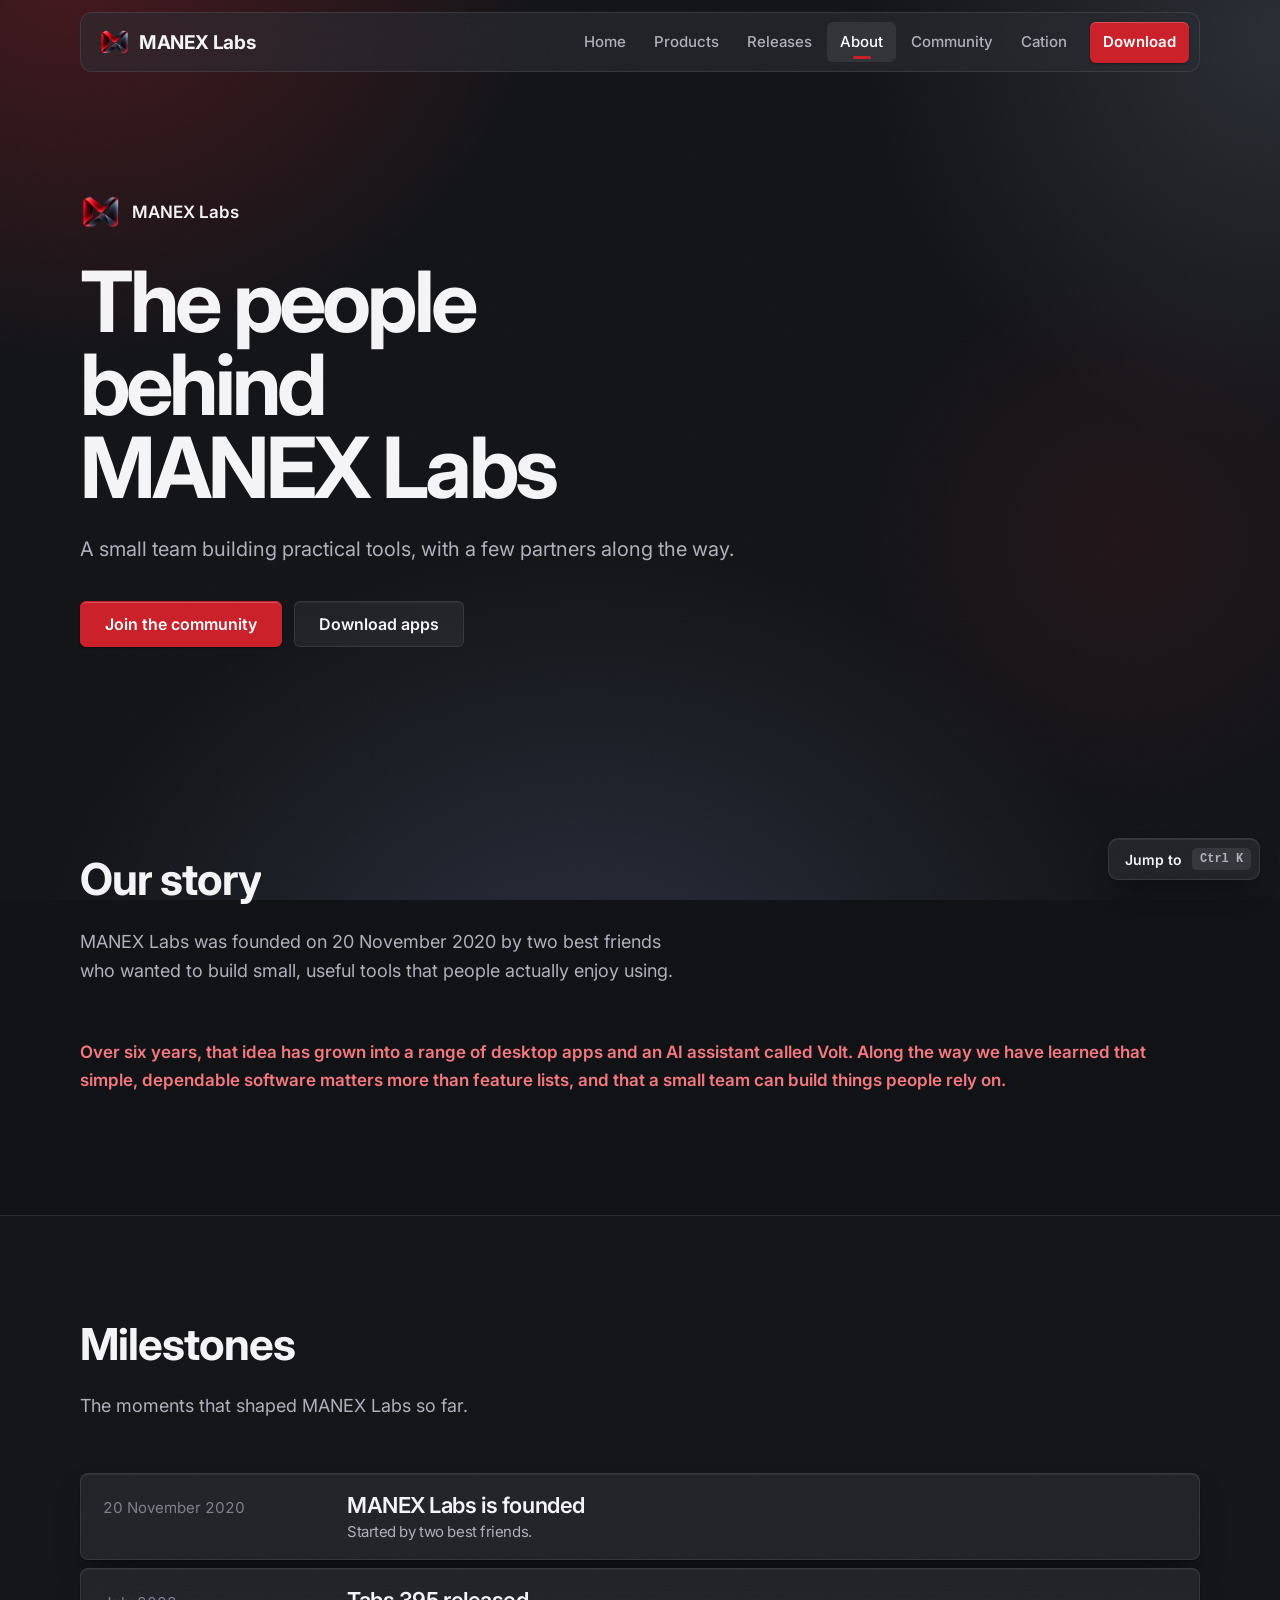
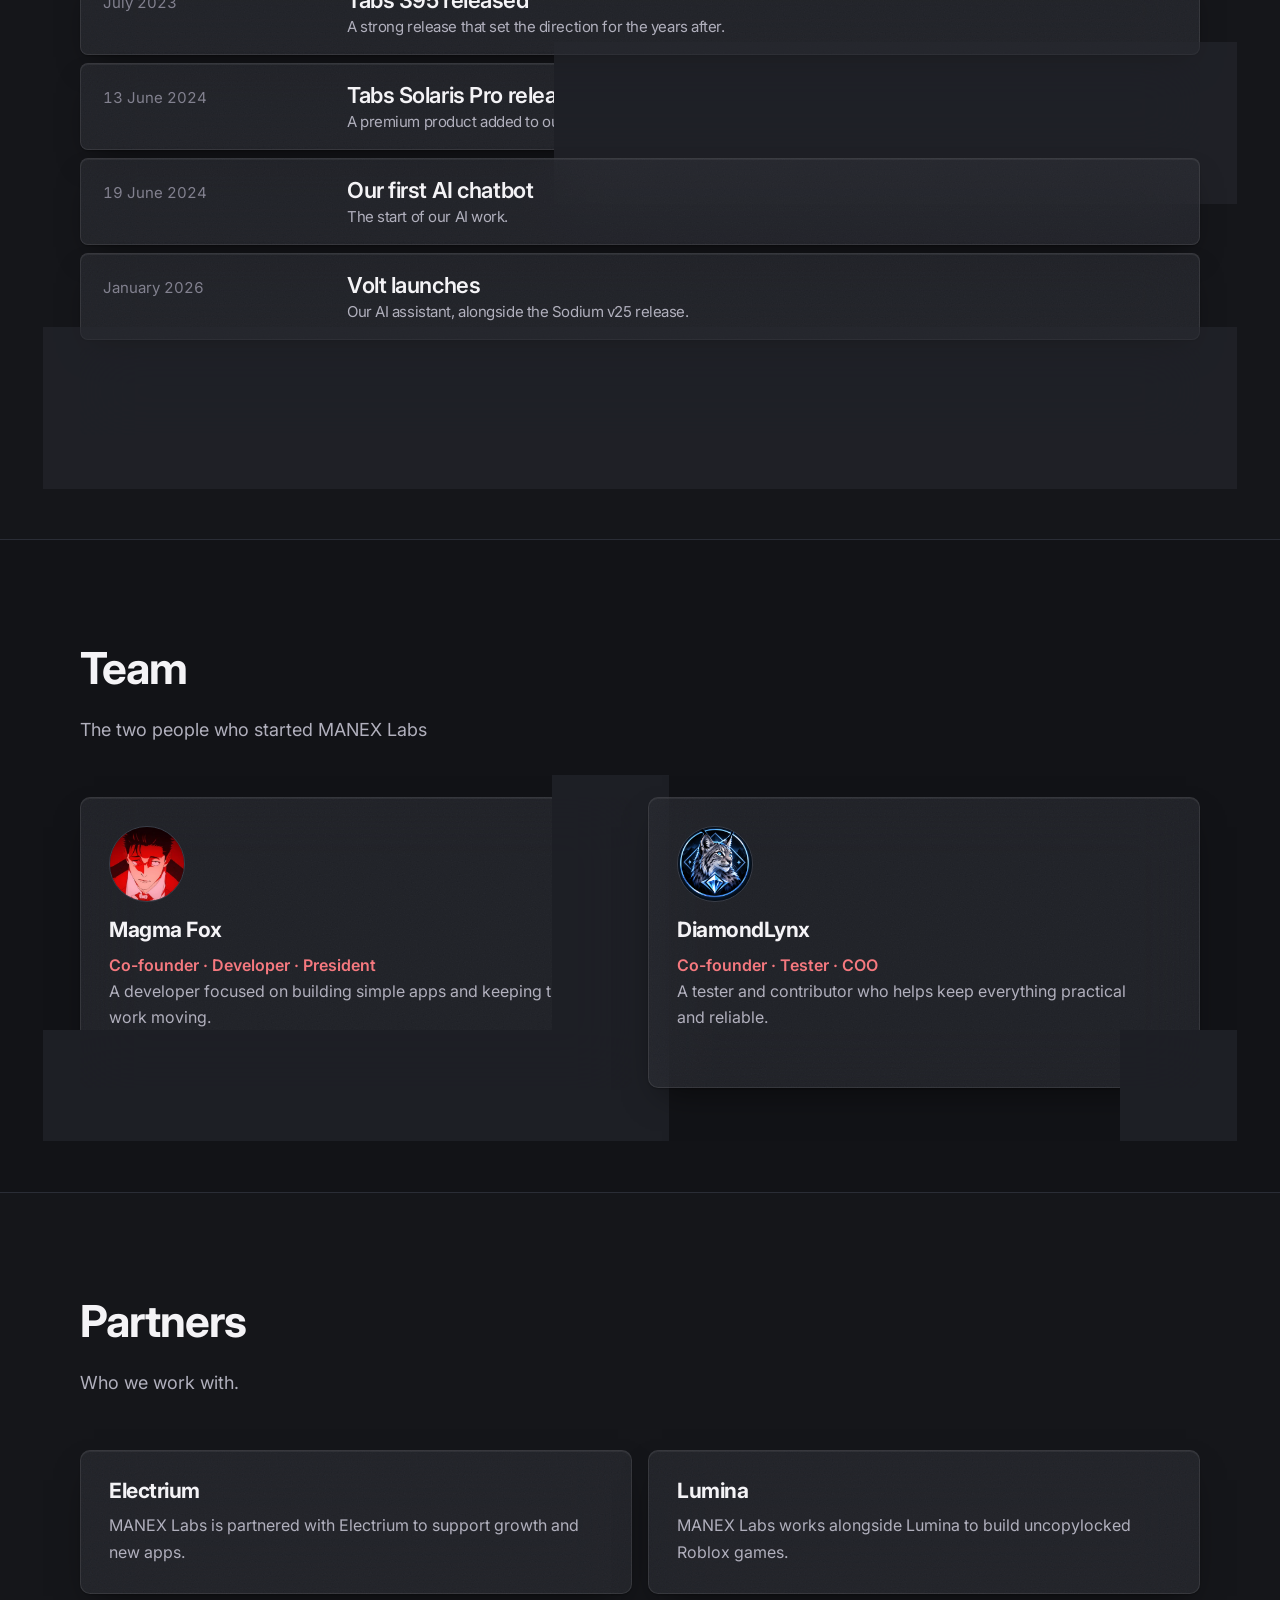
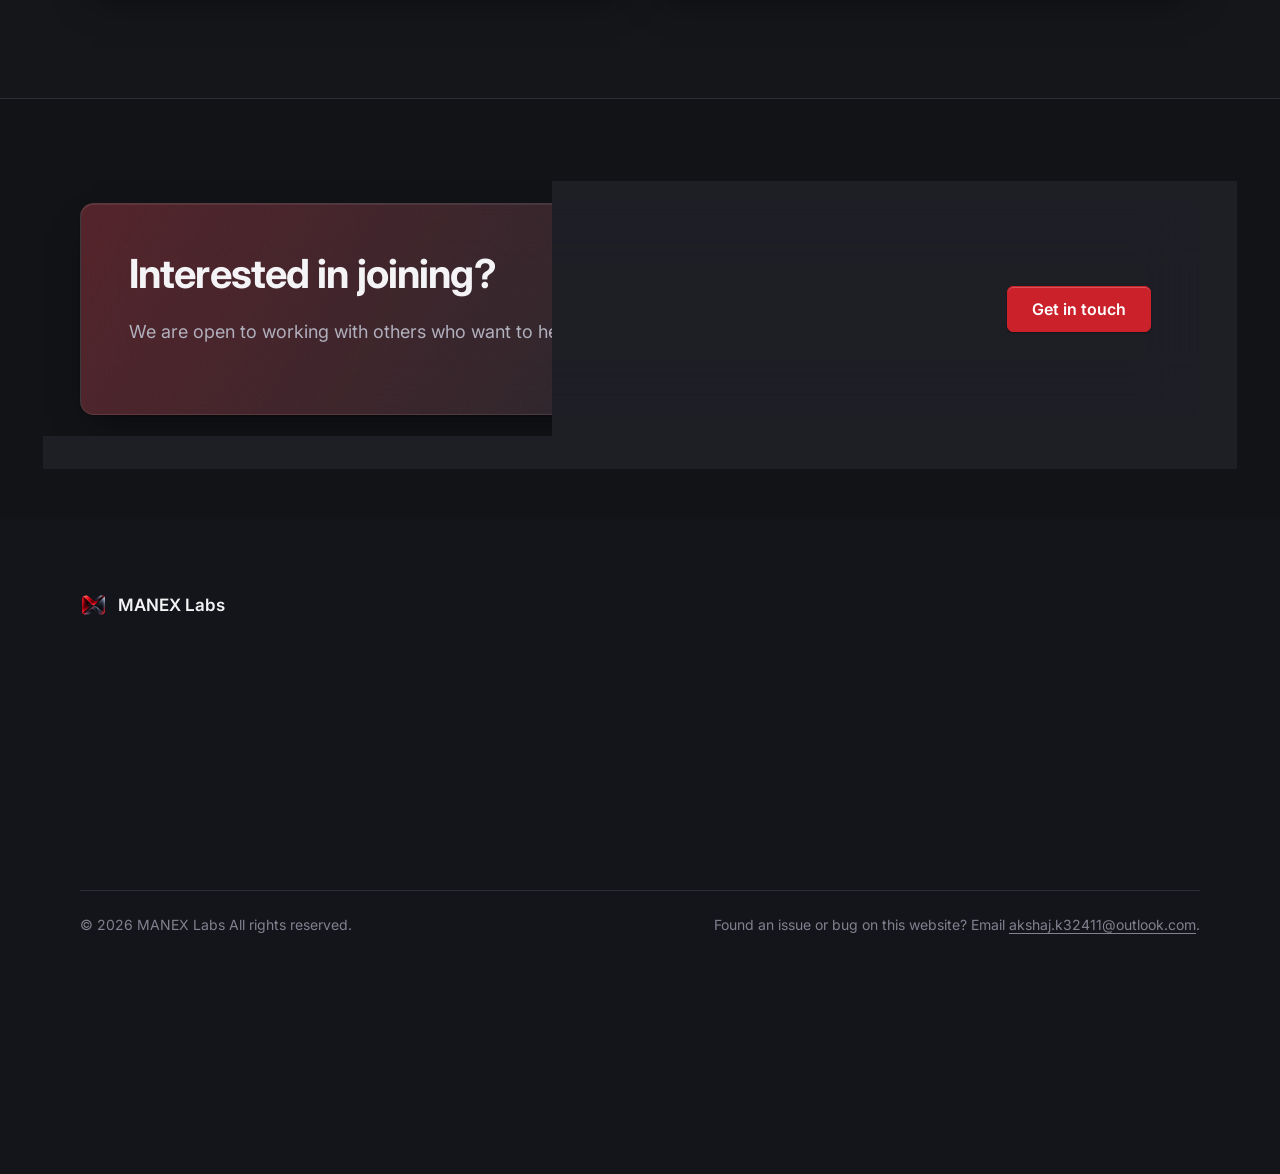
<file: about.html>
<!DOCTYPE html>
<html lang="en">
<head>
    <meta name="google-site-verification" content="mHJNDv8RBPXiSzrul7kGbyPWmKvSy2_yMdU9v67b-m4" />
    <meta charset="UTF-8">
    <meta name="viewport" content="width=device-width, initial-scale=1.0">
    <title>About | MANEX Labs</title>
    <meta name="description" content="Learn about MANEX Labs, founded in 2020 by two friends, and the team building practical tools for Windows." />
    <meta name="theme-color" content="#0b0b0c" />
    <meta property="og:title" content="About | MANEX Labs" />
    <meta property="og:description" content="Learn about MANEX Labs, founded in 2020 by two friends, and the team building practical tools for Windows." />
    <meta property="og:type" content="website" />
    <meta property="og:url" content="https://manextech.s.gy/about.html" />
    <link rel="canonical" href="https://manextech.s.gy/about.html" />
    <link rel="icon" href="assets/logo.png" type="image/png">
    <link rel="shortcut icon" href="assets/logo.png" type="image/png">
    <link rel="apple-touch-icon" href="assets/logo.png">
    <link rel="preconnect" href="https://fonts.googleapis.com">
    <link rel="preconnect" href="https://fonts.gstatic.com" crossorigin>
    <link href="https://fonts.googleapis.com/css2?family=Inter:wght@400;500;600;700;800&display=swap" rel="stylesheet"/>
    <script type="application/ld+json">
{
  "@context": "https://schema.org",
  "@graph": [
    {
      "@type": "Organization",
      "@id": "https://manextech.s.gy/#organization",
      "name": "MANEX Labs",
      "url": "https://manextech.s.gy/",
      "logo": "https://manextech.s.gy/assets/logo.png",
      "foundingDate": "2020-11-20",
      "sameAs": [
        "https://github.com/MANEX-Inc",
        "https://discord.gg/GRSvEkccnQ"
      ]
    },
    {
      "@type": "AboutPage",
      "@id": "https://manextech.s.gy/about.html",
      "name": "About MANEX Labs",
      "about": {
        "@id": "https://manextech.s.gy/#organization"
      }
    }
  ]
}
    </script>
    <link rel="stylesheet" href="assets/styles.css?v=11">
</head>
<body>
    <header>
        <input type="checkbox" id="nav-check" class="nav-check" aria-hidden="true" />
        <nav class="topbar">
            <div class="wrap">
                <a class="nav-logo" href="index.html">
                    <img src="assets/logo.png" alt="MANEX Labs logo" />
                    <span>MANEX Labs</span>
                </a>
                                <label class="nav-toggle" for="nav-check" aria-label="Open menu"><span></span><span></span></label>
                <ul class="nav-links" id="site-nav">
                    <li><a class="nav-item" href="index.html">Home</a></li>
                    <li><a class="nav-item" href="products.html">Products</a></li>
                    <li><a class="nav-item" href="releases.html">Releases</a></li>
                    <li><a class="nav-item active" href="about.html" aria-current="page">About</a></li>
                    <li><a class="nav-item" href="community.html">Community</a></li>
                    <li><a class="nav-item" href="cation.html">Cation</a></li>
                    <li><a class="nav-item nav-cta" href="download.html">Download</a></li>
                </ul>
            </div>
        </nav>
    </header>

    <main>
        <section class="hero">
            <div class="wrap">
                <div class="hero-brand">
                    <img src="assets/logo.png" alt="" />
                    <span>MANEX Labs</span>
                </div>
                <h1>The people behind MANEX Labs</h1>
                <p class="lede">A small team building practical tools, with a few partners along the way.</p>
                <div class="hero-btns">
                    <a class="btn btn-primary" href="community.html">Join the community</a>
                    <a class="btn btn-outline" href="download.html">Download apps</a>
                </div>
            </div>
        </section>

        <section class="section">
            <div class="wrap">
                <div class="section-head">
                    <h2>Our story</h2>
                    <p>MANEX Labs was founded on 20 November 2020 by two best friends who wanted to build small, useful tools that people actually enjoy using.</p>
                </div>
                <p class="story-more">Over six years, that idea has grown into a range of desktop apps and an AI assistant called Volt. Along the way we have learned that simple, dependable software matters more than feature lists, and that a small team can build things people rely on.</p>
            </div>
        </section>

        <section class="section alt">
            <div class="wrap">
                <div class="section-head">
                    <h2>Milestones</h2>
                    <p>The moments that shaped MANEX Labs so far.</p>
                </div>
                <ul class="timeline">
                    <li><span class="when">20 November 2020</span><span class="what">MANEX Labs is founded<span class="note">Started by two best friends.</span></span></li>
                    <li><span class="when">July 2023</span><span class="what">Tabs 395 released<span class="note">A strong release that set the direction for the years after.</span></span></li>
                    <li><span class="when">13 June 2024</span><span class="what">Tabs Solaris Pro released<span class="note">A premium product added to our lineup.</span></span></li>
                    <li><span class="when">19 June 2024</span><span class="what">Our first AI chatbot<span class="note">The start of our AI work.</span></span></li>
                    <li><span class="when">January 2026</span><span class="what">Volt launches<span class="note">Our AI assistant, alongside the Sodium v25 release.</span></span></li>
                    <li><span class="when">21–23 May 2026</span><span class="what">New website and Taskora<span class="note">A refreshed public presence and a new product launch.</span></span></li>
                </ul>
            </div>
        </section>

        <section class="section">
            <div class="wrap">
                <div class="section-head">
                    <h2>Team</h2>
                    <p>The two people who started MANEX Labs</p>
                </div>
                <div class="principles">
                    <div class="principle">
                        <img class="avatar" src="assets/magmafox.png" alt="Magma Fox" />
                        <h3>Magma Fox</h3>
                        <p class="team-role">Co-founder · Developer · President</p>
                        <p>A developer focused on building simple apps and keeping the work moving.</p>
                        <a href="mailto:akshaj.k32411@outlook.com" class="team-email">akshaj.k32411@outlook.com</a>
                    </div>
                    <div class="principle">
                        <img class="avatar" src="assets/diamondlynx.png" alt="DiamondLynx" />
                        <h3>DiamondLynx</h3>
                        <p class="team-role">Co-founder · Tester · COO</p>
                        <p>A tester and contributor who helps keep everything practical and reliable.</p>
                    </div>
                </div>
            </div>
        </section>

        <section class="section alt">
            <div class="wrap">
                <div class="section-head">
                    <h2>Partners</h2>
                    <p>Who we work with.</p>
                </div>
                <div class="principles">
                    <div class="principle">
                        <h3>Electrium</h3>
                        <p>MANEX Labs is partnered with Electrium to support growth and new apps.</p>
                    </div>
                    <div class="principle">
                        <h3>Lumina</h3>
                        <p>MANEX Labs works alongside Lumina to build uncopylocked Roblox games.</p>
                    </div>
                </div>
            </div>
        </section>

        <section class="section">
            <div class="wrap volt">
                <div>
                    <h2>Interested in joining?</h2>
                    <p class="volt-lead">We are open to working with others who want to help build small apps and tools.</p>
                </div>
                <a class="btn btn-primary" href="mailto:akshaj.k32411@outlook.com">Get in touch</a>
            </div>
        </section>
    </main>

    <footer>
        <div class="wrap">
            <div class="footer-top">
                <div class="footer-brand">
                    <div class="hero-brand"><img src="assets/logo.png" alt="" style="width:26px;height:26px;" /><span>MANEX Labs</span></div>
                    <p>Practical desktop tools and developer apps for Windows.</p>
                </div>
                <div class="footer-col">
                    <h4>Products</h4>
                    <ul>
                        <li><a href="products.html">All products</a></li>
                        <li><a href="https://apps.microsoft.com/detail/9ncp4wxvtqsq" target="_blank" rel="noopener">Surfer X</a></li>
                        <li><a href="https://apps.microsoft.com/detail/9n2dh5jwst6z" target="_blank" rel="noopener">Surfer 6</a></li>
                        <li><a href="https://apps.microsoft.com/detail/9p7qc5qmm44f" target="_blank" rel="noopener">ContextOS</a></li>
                        <li><a href="https://apps.microsoft.com/detail/9n4m2wml2n27" target="_blank" rel="noopener">DevDen</a></li>
                        <li><a href="https://volt-manex.vercel.app" target="_blank" rel="noopener">Volt AI</a></li>
                    </ul>
                </div>
                <div class="footer-col">
                    <h4>Company</h4>
                    <ul>
                        <li><a href="releases.html">Releases</a></li>
                        <li><a href="about.html">About</a></li>
                        <li><a href="community.html">Community</a></li>
                        <li><a href="mailto:akshaj.k32411@outlook.com">Contact</a></li>
                    </ul>
                </div>
                <div class="footer-col">
                    <h4>Resources</h4>
                    <ul>
                        <li><a href="download.html">Download</a></li>
                        <li><a href="privacy.html">Privacy</a></li>
                        <li><a href="terms.html">Terms</a></li>
                        <li><a href="https://discord.gg/GRSvEkccnQ" target="_blank" rel="noopener">Discord</a></li>
                        <li><a href="https://github.com/MANEX-Inc" target="_blank" rel="noopener">GitHub</a></li>
                        <li><a href="https://apps.microsoft.com/search/publisher?name=MANEX-Inc." target="_blank" rel="noopener">Microsoft Store</a></li>
                    </ul>
                </div>
            </div>
            <div class="footer-bottom">
                <p>© 2026 MANEX Labs All rights reserved.</p>
                <p>Found an issue or bug on this website? Email <a href="mailto:akshaj.k32411@outlook.com">akshaj.k32411@outlook.com</a>.</p>
            </div>
        </div>
    </footer>
    <script src="assets/site.js?v=10" defer></script>
</body>
</html>
</file>
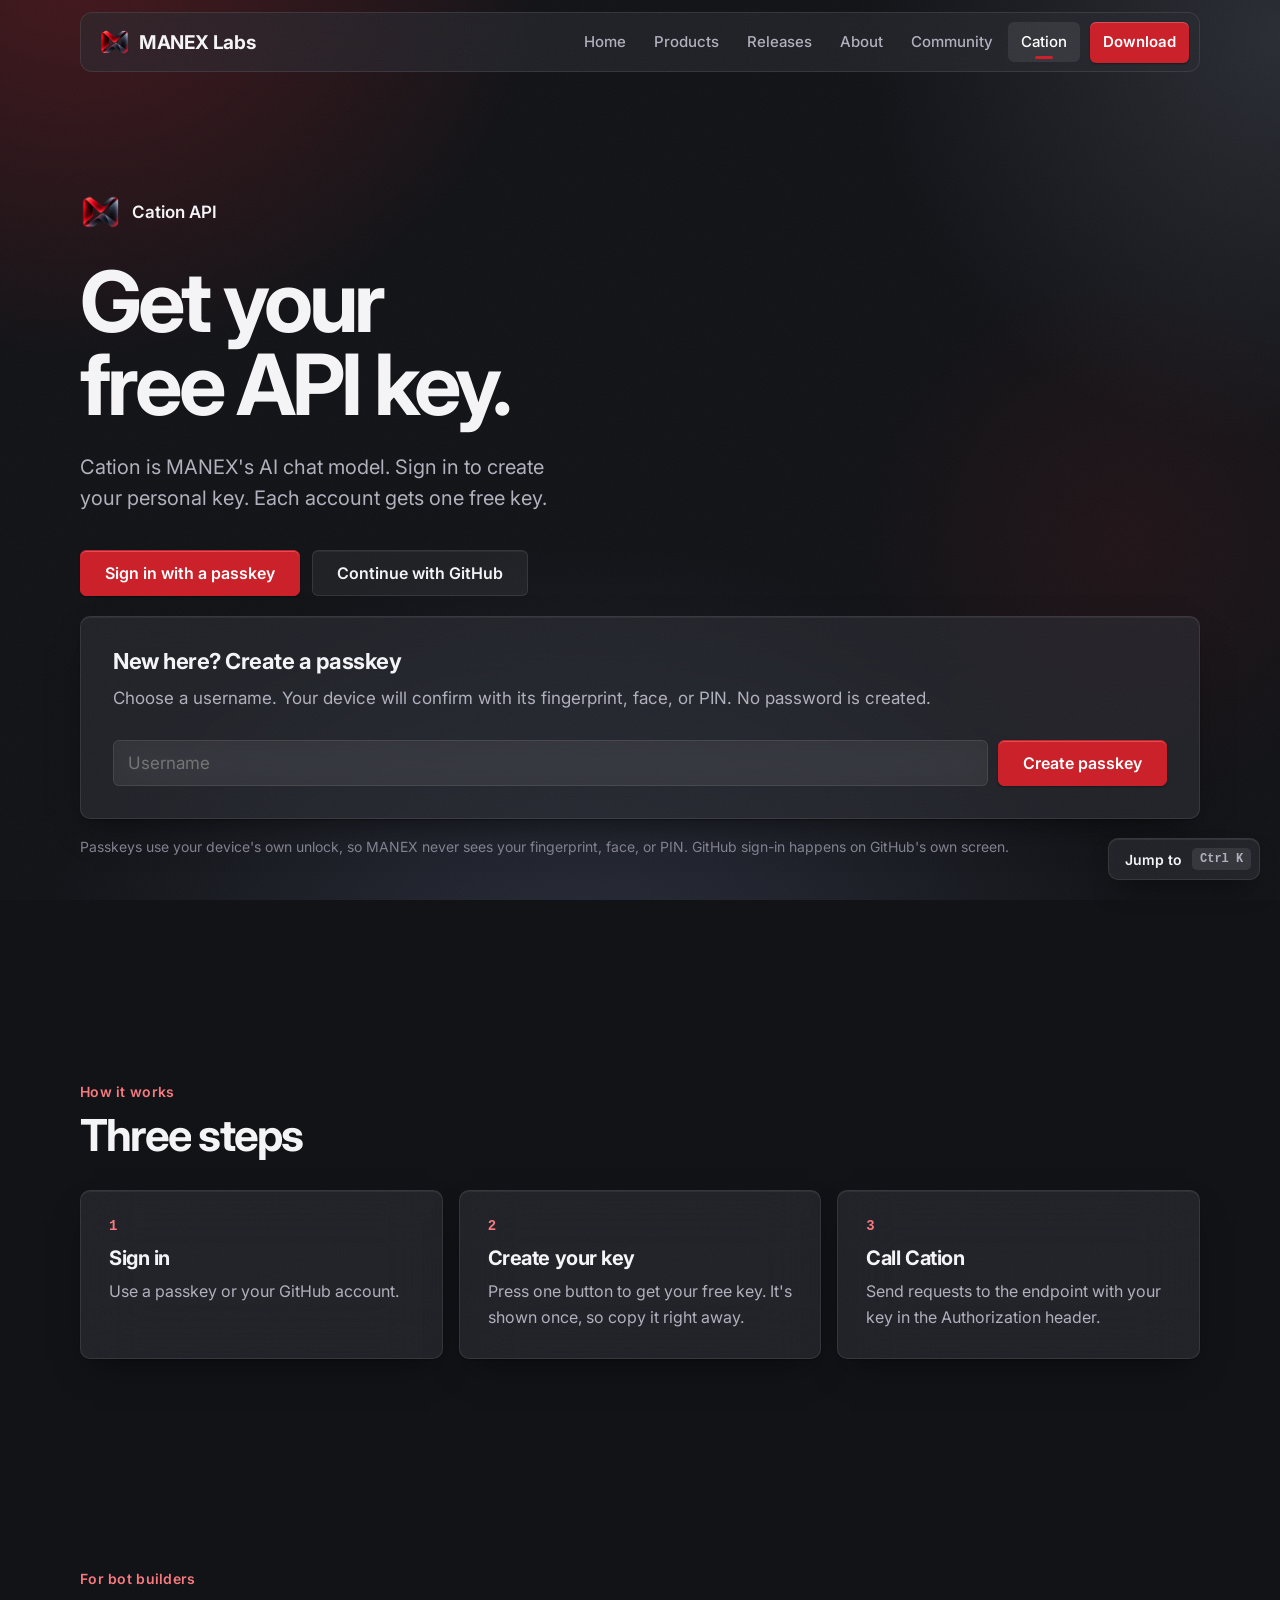
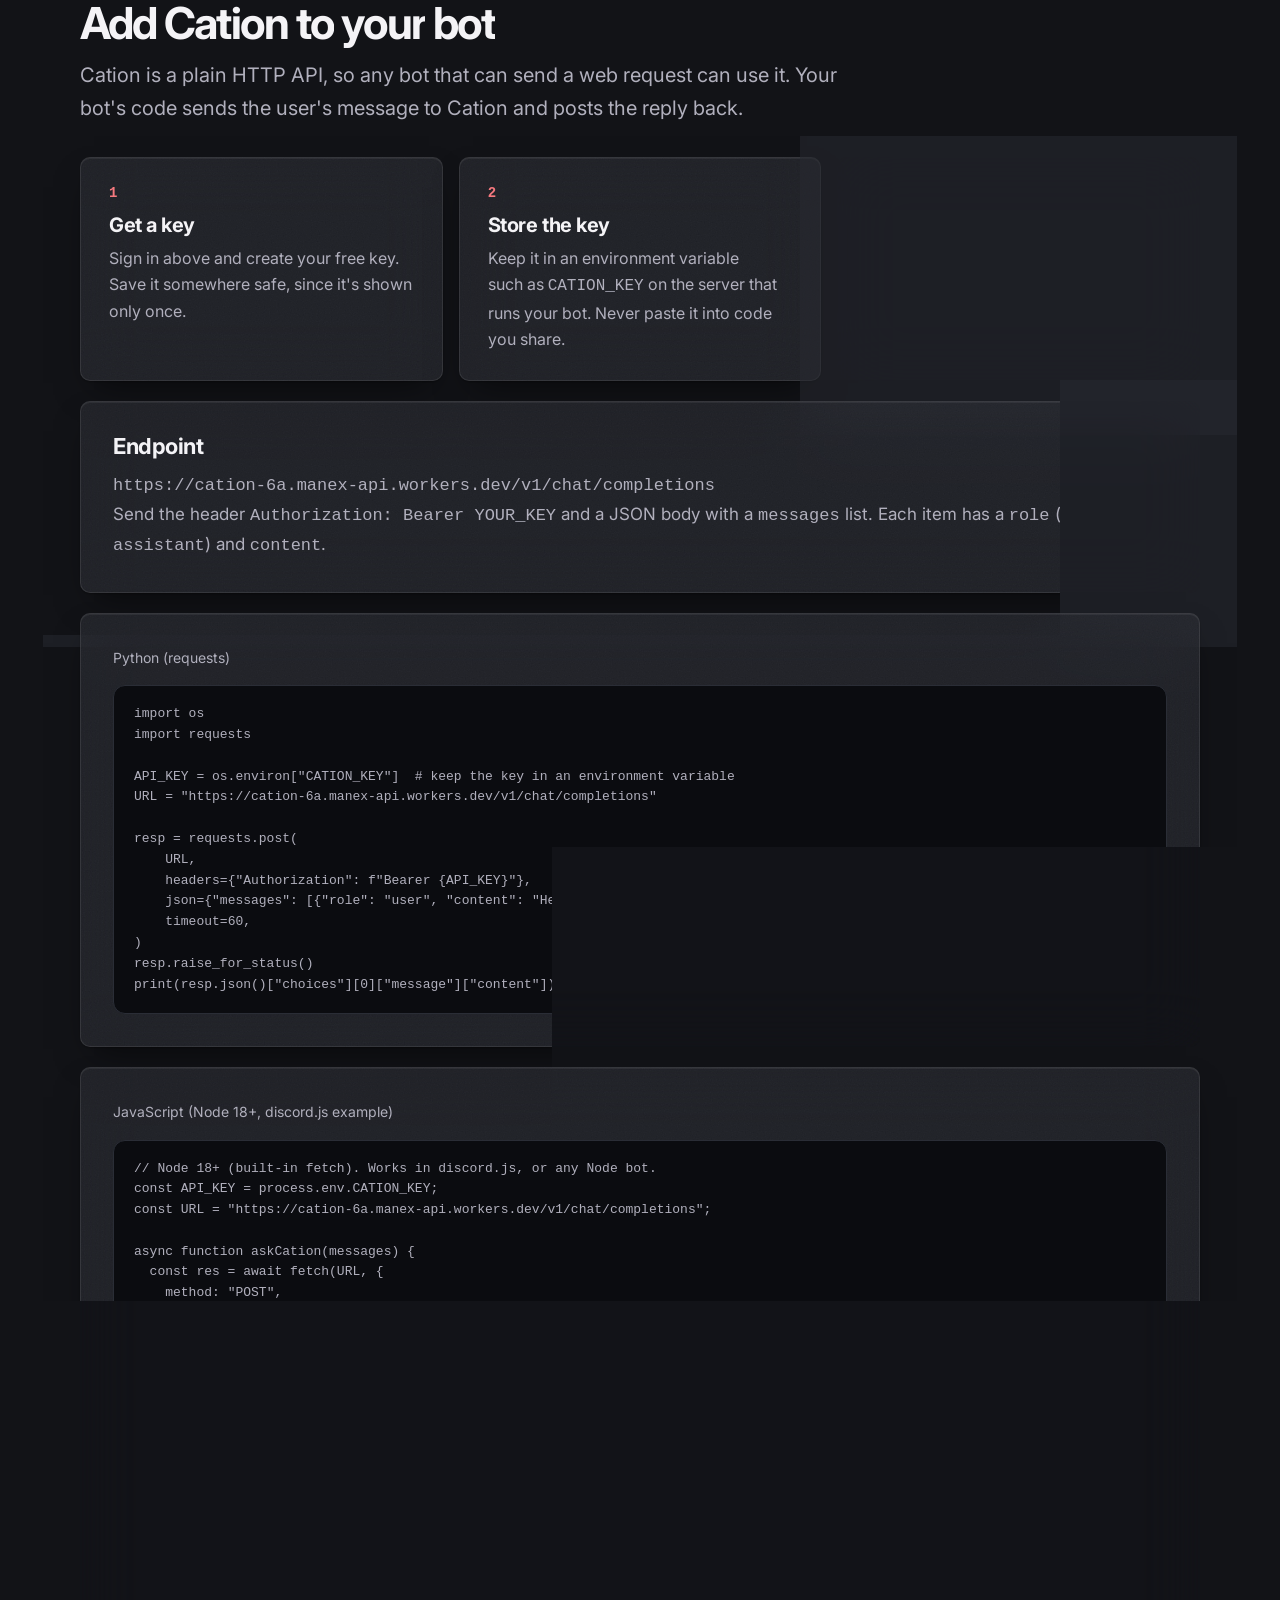
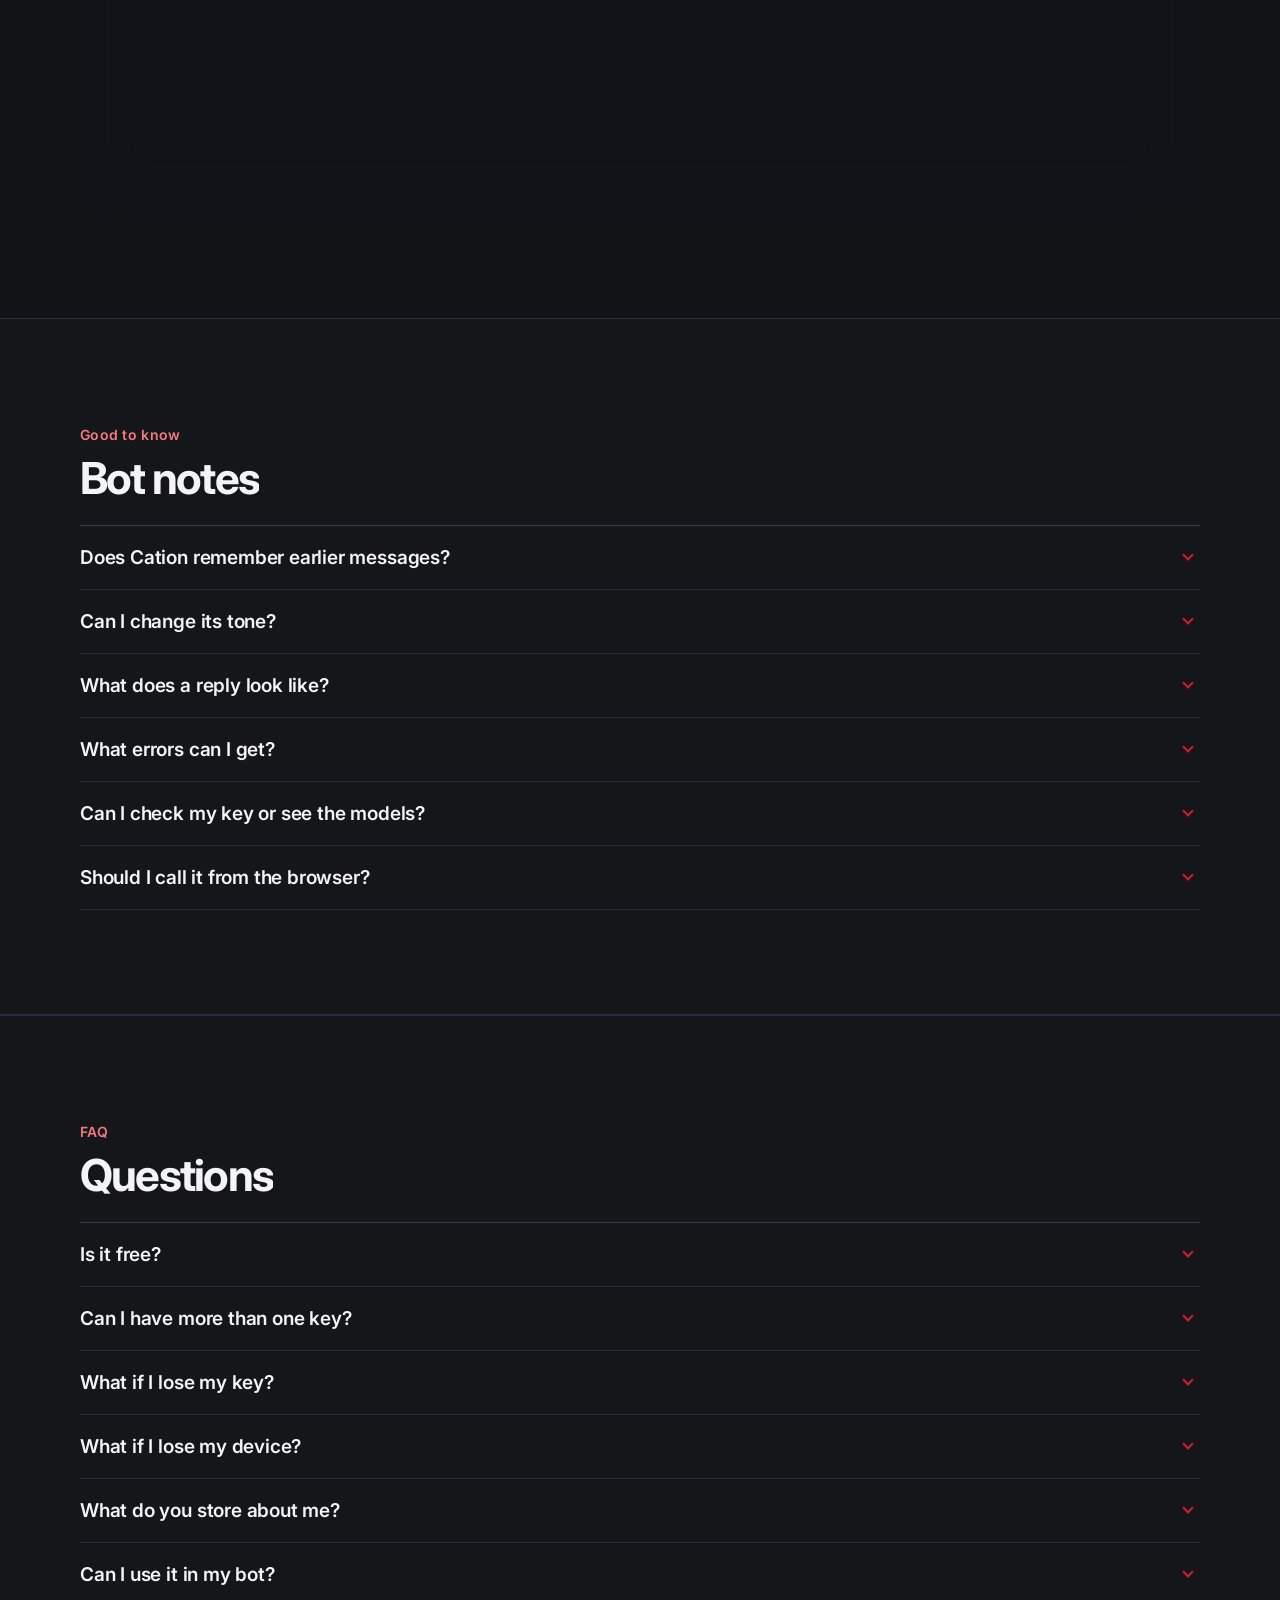
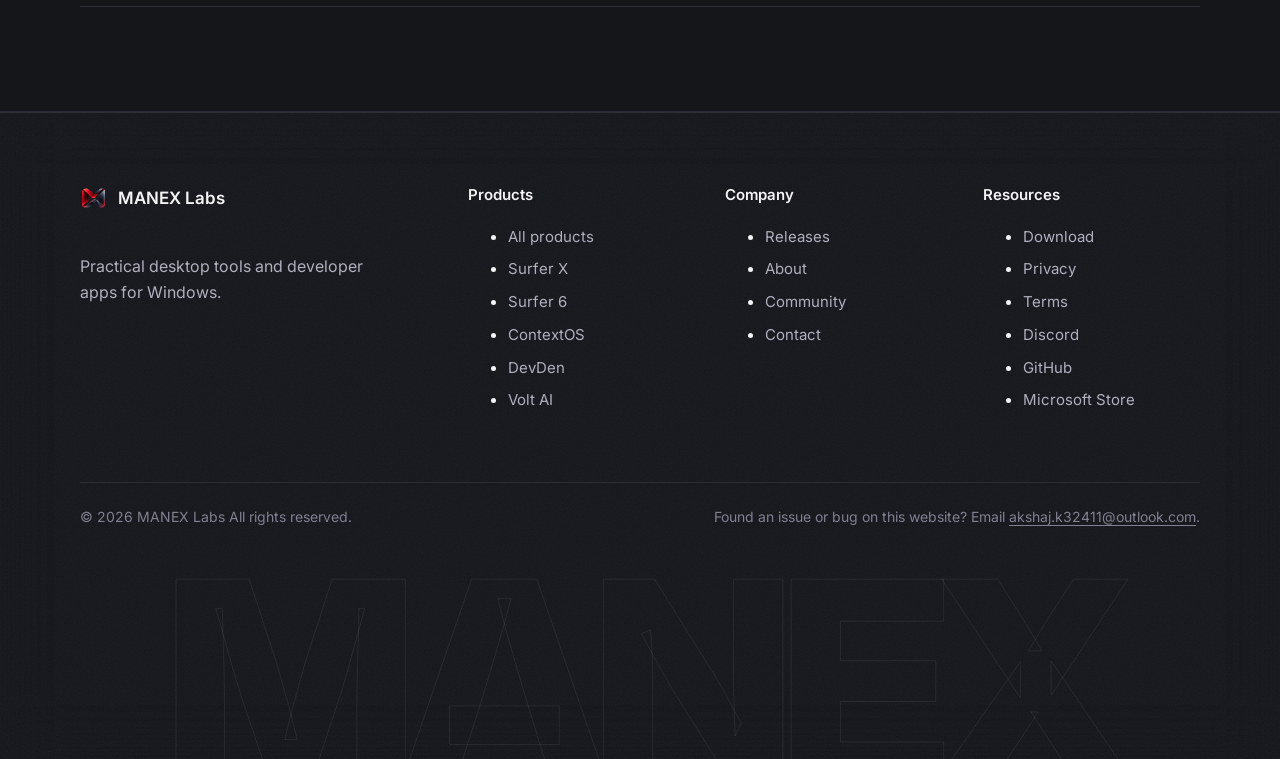
<file: cation.html>
<!DOCTYPE html>
<html lang="en">
<head>
    <meta name="google-site-verification" content="mHJNDv8RBPXiSzrul7kGbyPWmKvSy2_yMdU9v67b-m4" />
    <meta charset="UTF-8">
    <meta name="viewport" content="width=device-width, initial-scale=1.0">
    <title>Cation API · MANEX Labs</title>
    <meta name="description" content="Get your free Cation API key from MANEX Labs Sign in with a passkey or GitHub to create one key per account." />
    <meta name="theme-color" content="#0b0b0c" />
    <link rel="canonical" href="https://manextech.s.gy/cation.html" />
    <link rel="icon" href="assets/logo.png" type="image/png">
    <link rel="shortcut icon" href="assets/logo.png" type="image/png">
    <link rel="apple-touch-icon" href="assets/logo.png">
    <link rel="preconnect" href="https://fonts.googleapis.com">
    <link rel="preconnect" href="https://fonts.gstatic.com" crossorigin>
    <link href="https://fonts.googleapis.com/css2?family=Inter:wght@400;500;600;700;800&display=swap" rel="stylesheet"/>
    <link rel="stylesheet" href="assets/styles.css?v=11">
</head>
<body>
    <header>
        <input type="checkbox" id="nav-check" class="nav-check" aria-hidden="true" />
        <nav class="topbar">
            <div class="wrap">
                <a class="nav-logo" href="index.html">
                    <img src="assets/logo.png" alt="MANEX Labs logo" />
                    <span>MANEX Labs</span>
                </a>
                                <label class="nav-toggle" for="nav-check" aria-label="Open menu"><span></span><span></span></label>
                <ul class="nav-links" id="site-nav">
                    <li><a class="nav-item" href="index.html">Home</a></li>
                    <li><a class="nav-item" href="products.html">Products</a></li>
                    <li><a class="nav-item" href="releases.html">Releases</a></li>
                    <li><a class="nav-item" href="about.html">About</a></li>
                    <li><a class="nav-item" href="community.html">Community</a></li>
                    <li><a class="nav-item active" href="cation.html" aria-current="page">Cation</a></li>
                    <li><a class="nav-item nav-cta" href="download.html">Download</a></li>
                </ul>
            </div>
        </nav>
    </header>

    <main>
        <section class="hero">
            <div class="wrap">
                <div class="hero-brand">
                    <img src="assets/logo.png" alt="" />
                    <span>Cation API</span>
                </div>
                <h1>Get your free API key.</h1>
                <p class="lede">Cation is MANEX's AI chat model. Sign in to create your personal key. Each account gets one free key.</p>

                <div id="signed-out">
                    <div class="hero-btns">
                        <button class="btn btn-primary" id="passkey-login-btn" type="button">Sign in with a passkey</button>
                        <a class="btn btn-outline" data-path="/auth/login">Continue with GitHub</a>
                    </div>
                    <div class="card">
                        <h3>New here? Create a passkey</h3>
                        <p>Choose a username. Your device will confirm with its fingerprint, face, or PIN. No password is created.</p>
                        <div class="btn-row">
                            <input id="passkey-username" class="text-input" type="text" maxlength="32" placeholder="Username" autocomplete="username" />
                            <button class="btn btn-primary" id="passkey-register-btn" type="button">Create passkey</button>
                        </div>
                    </div>
                </div>

                <div id="signed-in" class="panel" hidden>
                    <h2 class="page-title" id="greeting"></h2>
                    <p class="page-lead" id="via"></p>
                    <div class="card">
                        <p id="key-status"></p>
                        <div class="btn-row">
                            <button class="btn btn-primary" id="create-btn" type="button">Create my free key</button>
                            <button class="btn btn-outline" id="replace-btn" type="button">Replace my key</button>
                            <button class="btn btn-outline" id="signout-btn" type="button">Sign out</button>
                        </div>
                    </div>
                </div>

                <p id="message" class="status" hidden></p>
                <p class="hero-note">Passkeys use your device's own unlock, so MANEX never sees your fingerprint, face, or PIN. GitHub sign-in happens on GitHub's own screen.</p>
            </div>
        </section>

        <section id="key-box" class="section alt" hidden>
            <div class="wrap">
                <span class="eyebrow">Save this now</span>
                <h2 class="page-title">Your free API key</h2>
                <p class="page-lead">Copy it now. For security, it won't be shown again.</p>
                <code id="key-value" class="key-value"></code>
                <div class="btn-row">
                    <button class="btn btn-primary" id="copy-btn" type="button">Copy key</button>
                </div>
                <pre class="code-block" id="curl-example"></pre>
            </div>
        </section>

        <section class="section">
            <div class="wrap">
                <span class="eyebrow">How it works</span>
                <h2 class="page-title">Three steps</h2>
                <div class="steps">
                    <div class="step">
                        <div class="step-num">1</div>
                        <h3>Sign in</h3>
                        <p>Use a passkey or your GitHub account.</p>
                    </div>
                    <div class="step">
                        <div class="step-num">2</div>
                        <h3>Create your key</h3>
                        <p>Press one button to get your free key. It's shown once, so copy it right away.</p>
                    </div>
                    <div class="step">
                        <div class="step-num">3</div>
                        <h3>Call Cation</h3>
                        <p>Send requests to the endpoint with your key in the Authorization header.</p>
                    </div>
                </div>
            </div>
        </section>

          <section class="section">
    <div class="wrap">
      <span class="eyebrow">For bot builders</span>
      <h2 class="page-title">Add Cation to your bot</h2>
      <p class="page-lead">Cation is a plain HTTP API, so any bot that can send a web request can use it. Your bot's code sends the user's message to Cation and posts the reply back.</p>

      <div class="steps">
        <div class="step">
          <div class="step-num">1</div>
          <h3>Get a key</h3>
          <p>Sign in above and create your free key. Save it somewhere safe, since it's shown only once.</p>
        </div>
        <div class="step">
          <div class="step-num">2</div>
          <h3>Store the key</h3>
          <p>Keep it in an environment variable such as <code>CATION_KEY</code> on the server that runs your bot. Never paste it into code you share.</p>
        </div>
        <div class="step">
          <div class="step-num">3</div>
          <h3>Send messages</h3>
          <p>Send a POST request to the endpoint below, and read the reply from <code>choices[0].message.content</code>.</p>
        </div>
      </div>

      <div class="card">
        <h3>Endpoint</h3>
        <p><code data-endpoint="chat"></code></p>
        <p>Send the header <code>Authorization: Bearer YOUR_KEY</code> and a JSON body with a <code>messages</code> list. Each item has a <code>role</code> (<code>user</code> or <code>assistant</code>) and <code>content</code>.</p>
      </div>

      <div class="card">
        <p class="card-lang">Python (requests)</p>
                <pre class="code-block"><code>import os
import requests

API_KEY = os.environ[&quot;CATION_KEY&quot;]  # keep the key in an environment variable
URL = &quot;https://cation-6a.manex-api.workers.dev/v1/chat/completions&quot;

resp = requests.post(
    URL,
    headers={&quot;Authorization&quot;: f&quot;Bearer {API_KEY}&quot;},
    json={&quot;messages&quot;: [{&quot;role&quot;: &quot;user&quot;, &quot;content&quot;: &quot;Hello, Cation&quot;}]},
    timeout=60,
)
resp.raise_for_status()
print(resp.json()[&quot;choices&quot;][0][&quot;message&quot;][&quot;content&quot;])</code></pre>
      </div>

      <div class="card">
        <p class="card-lang">JavaScript (Node 18+, discord.js example)</p>
                <pre class="code-block"><code>// Node 18+ (built-in fetch). Works in discord.js, or any Node bot.
const API_KEY = process.env.CATION_KEY;
const URL = &quot;https://cation-6a.manex-api.workers.dev/v1/chat/completions&quot;;

async function askCation(messages) {
  const res = await fetch(URL, {
    method: &quot;POST&quot;,
    headers: {
      &quot;Content-Type&quot;: &quot;application/json&quot;,
      Authorization: `Bearer ${API_KEY}`,
    },
    body: JSON.stringify({ messages }),
  });
  if (!res.ok) throw new Error(`Cation returned ${res.status}`);
  const data = await res.json();
  return data.choices[0].message.content;
}

// Example: reply when someone mentions your bot in Discord
client.on(&quot;messageCreate&quot;, async (msg) =&gt; {
  if (msg.author.bot || !msg.mentions.has(client.user)) return;
  const text = msg.content.replace(/&lt;@!?\d+&gt;/g, &quot;&quot;).trim();
  try {
    const reply = await askCation([{ role: &quot;user&quot;, content: text }]);
    await msg.reply(reply.slice(0, 2000)); // Discord messages are limited to 2000 characters
  } catch (err) {
    await msg.reply(&quot;Cation is unavailable right now. Please try again later.&quot;);
  }
});</code></pre>
      </div>
    </div>
  </section>

  <section class="section alt">
    <div class="wrap">
      <span class="eyebrow">Good to know</span>
      <h2 class="page-title">Bot notes</h2>
      <div class="faq">
        <details>
          <summary>Does Cation remember earlier messages?</summary>
          <p>No. Each request stands alone. To keep a conversation going, your bot must send the recent messages back in the <code>messages</code> list, alternating <code>user</code> and <code>assistant</code>. The API reads the last 30 messages.</p>
        </details>
        <details>
          <summary>Can I change its tone?</summary>
          <p>Yes. Add an optional <code>personality</code> field of up to 300 characters, such as "short and friendly". It only changes tone and form. Cation's identity and rules stay the same.</p>
        </details>
        <details>
          <summary>What does a reply look like?</summary>
          <p>The reply is JSON in the same shape as common chat APIs. The text is at <code>choices[0].message.content</code>. Replies are capped in length, so long answers may be shorter than you expect.</p>
        </details>
        <details>
          <summary>What errors can I get?</summary>
          <p><code>401</code> means the key is missing, wrong, or replaced. <code>429</code> means the shared daily allowance has run out, so the service will work again tomorrow. Your bot should show a short message in both cases.</p>
        </details>
        <details>
          <summary>Can I check my key or see the models?</summary>
          <p><code>GET /v1/key</code> with your key confirms it's active. <code>GET /v1/models</code> lists the model name to use, which is <code>cation</code>.</p>
        </details>
        <details>
          <summary>Should I call it from the browser?</summary>
          <p>No. Anyone could read a key that's in public website code. Call Cation from your own server or bot, and keep the key private.</p>
        </details>
      </div>
    </div>
  </section>

<section class="section alt">
            <div class="wrap">
                <span class="eyebrow">FAQ</span>
                <h2 class="page-title">Questions</h2>
                <div class="faq">
                    <details>
                        <summary>Is it free?</summary>
                        <p>Yes. Each account gets one free key. Everyone shares one daily allowance, so the service can pause when it runs out.</p>
                    </details>
                    <details>
                        <summary>Can I have more than one key?</summary>
                        <p>One key per account. You can replace it at any time, and the old key stops working right away.</p>
                    </details>
                    <details>
                        <summary>What if I lose my key?</summary>
                        <p>Sign in again and choose Replace my key. Keys are shown only once, so save yours when it appears.</p>
                    </details>
                    <details>
                        <summary>What if I lose my device?</summary>
                        <p>A passkey lives on the device where you created it. If you lose that device, you can't sign in with that passkey, and there is no recovery. You can create a new passkey account with a different username.</p>
                    </details>
                    <details>
                        <summary>What do you store about me?</summary>
                        <p>Your account ID, your username or GitHub login, and a hash of your key. For passkeys, we store only the public key, which can't sign anyone in by itself. This browser keeps a sign-in token until you sign out.</p>
                    </details>
                    <details>
                        <summary>Can I use it in my bot?</summary>
                        <p>Yes. Call the endpoint from your own server or agent, and keep your key private. Don't put it in public website code.</p>
                    </details>
                </div>
            </div>
        </section>

    </main>

    <footer>
        <div class="wrap">
            <div class="footer-top">
                <div class="footer-brand">
                    <div class="hero-brand"><img src="assets/logo.png" alt="" style="width:26px;height:26px;" /><span>MANEX Labs</span></div>
                    <p>Practical desktop tools and developer apps for Windows.</p>
                </div>
                <div class="footer-col">
                    <h4>Products</h4>
                    <ul>
                        <li><a href="products.html">All products</a></li>
                        <li><a href="https://apps.microsoft.com/detail/9ncp4wxvtqsq" target="_blank" rel="noopener">Surfer X</a></li>
                        <li><a href="https://apps.microsoft.com/detail/9n2dh5jwst6z" target="_blank" rel="noopener">Surfer 6</a></li>
                        <li><a href="https://apps.microsoft.com/detail/9p7qc5qmm44f" target="_blank" rel="noopener">ContextOS</a></li>
                        <li><a href="https://apps.microsoft.com/detail/9n4m2wml2n27" target="_blank" rel="noopener">DevDen</a></li>
                        <li><a href="https://volt-manex.vercel.app" target="_blank" rel="noopener">Volt AI</a></li>
                    </ul>
                </div>
                <div class="footer-col">
                    <h4>Company</h4>
                    <ul>
                        <li><a href="releases.html">Releases</a></li>
                        <li><a href="about.html">About</a></li>
                        <li><a href="community.html">Community</a></li>
                        <li><a href="mailto:akshaj.k32411@outlook.com">Contact</a></li>
                    </ul>
                </div>
                <div class="footer-col">
                    <h4>Resources</h4>
                    <ul>
                        <li><a href="download.html">Download</a></li>
                        <li><a href="privacy.html">Privacy</a></li>
                        <li><a href="terms.html">Terms</a></li>
                        <li><a href="https://discord.gg/GRSvEkccnQ" target="_blank" rel="noopener">Discord</a></li>
                        <li><a href="https://github.com/MANEX-Inc" target="_blank" rel="noopener">GitHub</a></li>
                        <li><a href="https://apps.microsoft.com/search/publisher?name=MANEX-Inc." target="_blank" rel="noopener">Microsoft Store</a></li>
                    </ul>
                </div>
            </div>
            <div class="footer-bottom">
                <p>© 2026 MANEX Labs All rights reserved.</p>
                <p>Found an issue or bug on this website? Email <a href="mailto:akshaj.k32411@outlook.com">akshaj.k32411@outlook.com</a>.</p>
            </div>
        </div>
    </footer>

<script>
  // Replace manex-api with your Worker's subdomain. This is the only place you need to edit.
  const WORKER = "https://cation-6a.manex-api.workers.dev";
  const TOKEN_KEY = "cation_session";
  const $ = (id) => document.getElementById(id);

  // The sign-in buttons start on the Worker, which sends the browser back here.
  document.querySelectorAll("[data-path]").forEach((el) => {
    el.href = WORKER + el.dataset.path;
  });

  // Show the live endpoint in the bot examples.
  document.querySelectorAll("[data-endpoint]").forEach((el) => {
    el.textContent = WORKER + "/v1/chat/completions";
  });

  // ----- Passkeys -----
  function b64uToBuf(text) {
    const b64 = text.replace(/-/g, "+").replace(/_/g, "/").padEnd(Math.ceil(text.length / 4) * 4, "=");
    return Uint8Array.from(atob(b64), (c) => c.charCodeAt(0));
  }

  function bufToB64u(buf) {
    let bin = "";
    new Uint8Array(buf).forEach((b) => (bin += String.fromCharCode(b)));
    return btoa(bin).replace(/\+/g, "-").replace(/\//g, "_").replace(/=+$/, "");
  }

  async function passkeyPost(path, body) {
    const res = await fetch(WORKER + path, {
      method: "POST",
      headers: { "Content-Type": "application/json" },
      body: JSON.stringify(body || {}),
    });
    const data = await res.json().catch(() => ({}));
    if (!res.ok) throw new Error(data?.error?.message || `Request failed (${res.status}).`);
    return data;
  }

  function passkeyError(err) {
    if (err && err.name === "NotAllowedError") return "The passkey step was cancelled or timed out. Please try again.";
    return err?.message || "Passkey sign-in failed. Please try again.";
  }

  function passkeysAvailable() {
    return Boolean(window.PublicKeyCredential && navigator.credentials);
  }

  async function finishPasskeySignIn(data) {
    localStorage.setItem(TOKEN_KEY, data.token);
    await showAccount();
    showMessage("");
  }

  async function registerPasskey() {
    const username = $("passkey-username").value.trim();
    if (!username) return showMessage("Choose a username first.", true);
    if (!passkeysAvailable()) return showMessage("This browser doesn't support passkeys. Try GitHub instead.", true);
    try {
      const opts = await passkeyPost("/auth/passkey/register/options", { username });
      const pk = opts.publicKey;
      const cred = await navigator.credentials.create({
        publicKey: {
          challenge: b64uToBuf(pk.challenge),
          rp: pk.rp,
          user: { id: b64uToBuf(pk.user.id), name: pk.user.name, displayName: pk.user.displayName },
          pubKeyCredParams: pk.pubKeyCredParams,
          authenticatorSelection: pk.authenticatorSelection,
          attestation: pk.attestation,
          timeout: pk.timeout,
        },
      });
      const data = await passkeyPost("/auth/passkey/register/finish", {
        challengeId: opts.challengeId,
        credential: {
          id: cred.id,
          response: {
            clientDataJSON: bufToB64u(cred.response.clientDataJSON),
            attestationObject: bufToB64u(cred.response.attestationObject),
          },
        },
      });
      await finishPasskeySignIn(data);
    } catch (err) {
      showMessage(passkeyError(err), true);
    }
  }

  async function signInWithPasskey() {
    if (!passkeysAvailable()) return showMessage("This browser doesn't support passkeys. Try GitHub instead.", true);
    try {
      const opts = await passkeyPost("/auth/passkey/login/options", {});
      const pk = opts.publicKey;
      const cred = await navigator.credentials.get({
        publicKey: {
          challenge: b64uToBuf(pk.challenge),
          rpId: pk.rpId,
          allowCredentials: [],
          userVerification: pk.userVerification,
          timeout: pk.timeout,
        },
      });
      const data = await passkeyPost("/auth/passkey/login/finish", {
        challengeId: opts.challengeId,
        credential: {
          id: cred.id,
          response: {
            clientDataJSON: bufToB64u(cred.response.clientDataJSON),
            authenticatorData: bufToB64u(cred.response.authenticatorData),
            signature: bufToB64u(cred.response.signature),
          },
        },
      });
      await finishPasskeySignIn(data);
    } catch (err) {
      showMessage(passkeyError(err), true);
    }
  }

  function showMessage(text, isError = false) {
    const box = $("message");
    box.textContent = text;
    box.hidden = !text;
    box.classList.toggle("error", isError);
  }

  async function api(path, options = {}) {
    const headers = { "Content-Type": "application/json", ...(options.headers || {}) };
    const token = localStorage.getItem(TOKEN_KEY);
    if (token) headers.Authorization = `Bearer ${token}`;
    const res = await fetch(WORKER + path, { ...options, headers });
    const data = await res.json().catch(() => ({}));
    if (!res.ok) throw new Error(data?.error?.message || `Request failed (${res.status}).`);
    return data;
  }

  function showSignedOut() {
    $("signed-out").hidden = false;
    $("signed-in").hidden = true;
  }

  async function showAccount() {
    const me = await api("/auth/me");
    $("signed-out").hidden = true;
    $("signed-in").hidden = false;
    $("greeting").textContent = `Hello, ${me.login}`;
    $("via").textContent = `Signed in with ${me.provider === "passkey" ? "a passkey" : "GitHub"}.`;
    $("key-status").textContent = me.hasKey
      ? `Your free key is active (created ${me.created.slice(0, 10)}). If you've lost it, replace it.`
      : "You don't have a key yet. Create your free key below.";
    $("create-btn").hidden = me.hasKey;
    $("replace-btn").hidden = !me.hasKey;
  }

  function showKey(key) {
    $("key-value").textContent = key;
    $("curl-example").textContent =
      `curl ${WORKER}/v1/chat/completions -H "Authorization: Bearer ${key}" -H "Content-Type: application/json" -d '{"messages":[{"role":"user","content":"Hello, Cation"}]}'`;
    $("key-box").hidden = false;
    $("key-box").scrollIntoView({ behavior: "smooth" });
  }

  async function getKey(replace) {
    if (replace && !confirm("The current key will stop working right away. Continue?")) return;
    try {
      const data = await api(replace ? "/auth/regenerate" : "/auth/key", { method: "POST" });
      showKey(data.key);
      await showAccount();
      showMessage("");
    } catch (err) {
      showMessage(err.message, true);
    }
  }

  async function signOut() {
    try {
      await api("/auth/logout", { method: "POST" });
    } catch (err) {
      // Even if the server call fails, the browser still forgets the token below.
    }
    localStorage.removeItem(TOKEN_KEY);
    $("key-box").hidden = true;
    showSignedOut();
    showMessage("");
  }

  $("create-btn").addEventListener("click", () => getKey(false));
  $("replace-btn").addEventListener("click", () => getKey(true));
  $("signout-btn").addEventListener("click", signOut);
  $("passkey-login-btn").addEventListener("click", signInWithPasskey);
  $("passkey-register-btn").addEventListener("click", registerPasskey);
  $("copy-btn").addEventListener("click", async () => {
    try {
      await navigator.clipboard.writeText($("key-value").textContent);
      showMessage("Key copied.");
    } catch {
      showMessage("Couldn't copy automatically. Select the key and copy it.", true);
    }
  });

  async function init() {
    if (new URLSearchParams(location.search).get("auth") === "failed") {
      showMessage("Sign-in didn't work. Please try again.", true);
    }

    // After sign-in, the Worker sends the browser back here with a one-time ticket in the URL.
    const ticket = new URLSearchParams(location.hash.slice(1)).get("ticket");
    if (ticket) {
      history.replaceState(null, "", location.pathname);
      try {
        const data = await api("/auth/exchange", { method: "POST", body: JSON.stringify({ ticket }) });
        localStorage.setItem(TOKEN_KEY, data.token);
      } catch (err) {
        showMessage(err.message, true);
      }
    }

    if (localStorage.getItem(TOKEN_KEY)) {
      try {
        await showAccount();
        return;
      } catch {
        // The saved sign-in has expired or was removed. Ask the visitor to sign in again.
        localStorage.removeItem(TOKEN_KEY);
      }
    }
    showSignedOut();
  }

  init();
</script>
    <script src="assets/site.js?v=10" defer></script>
</body>
</html>
</file>
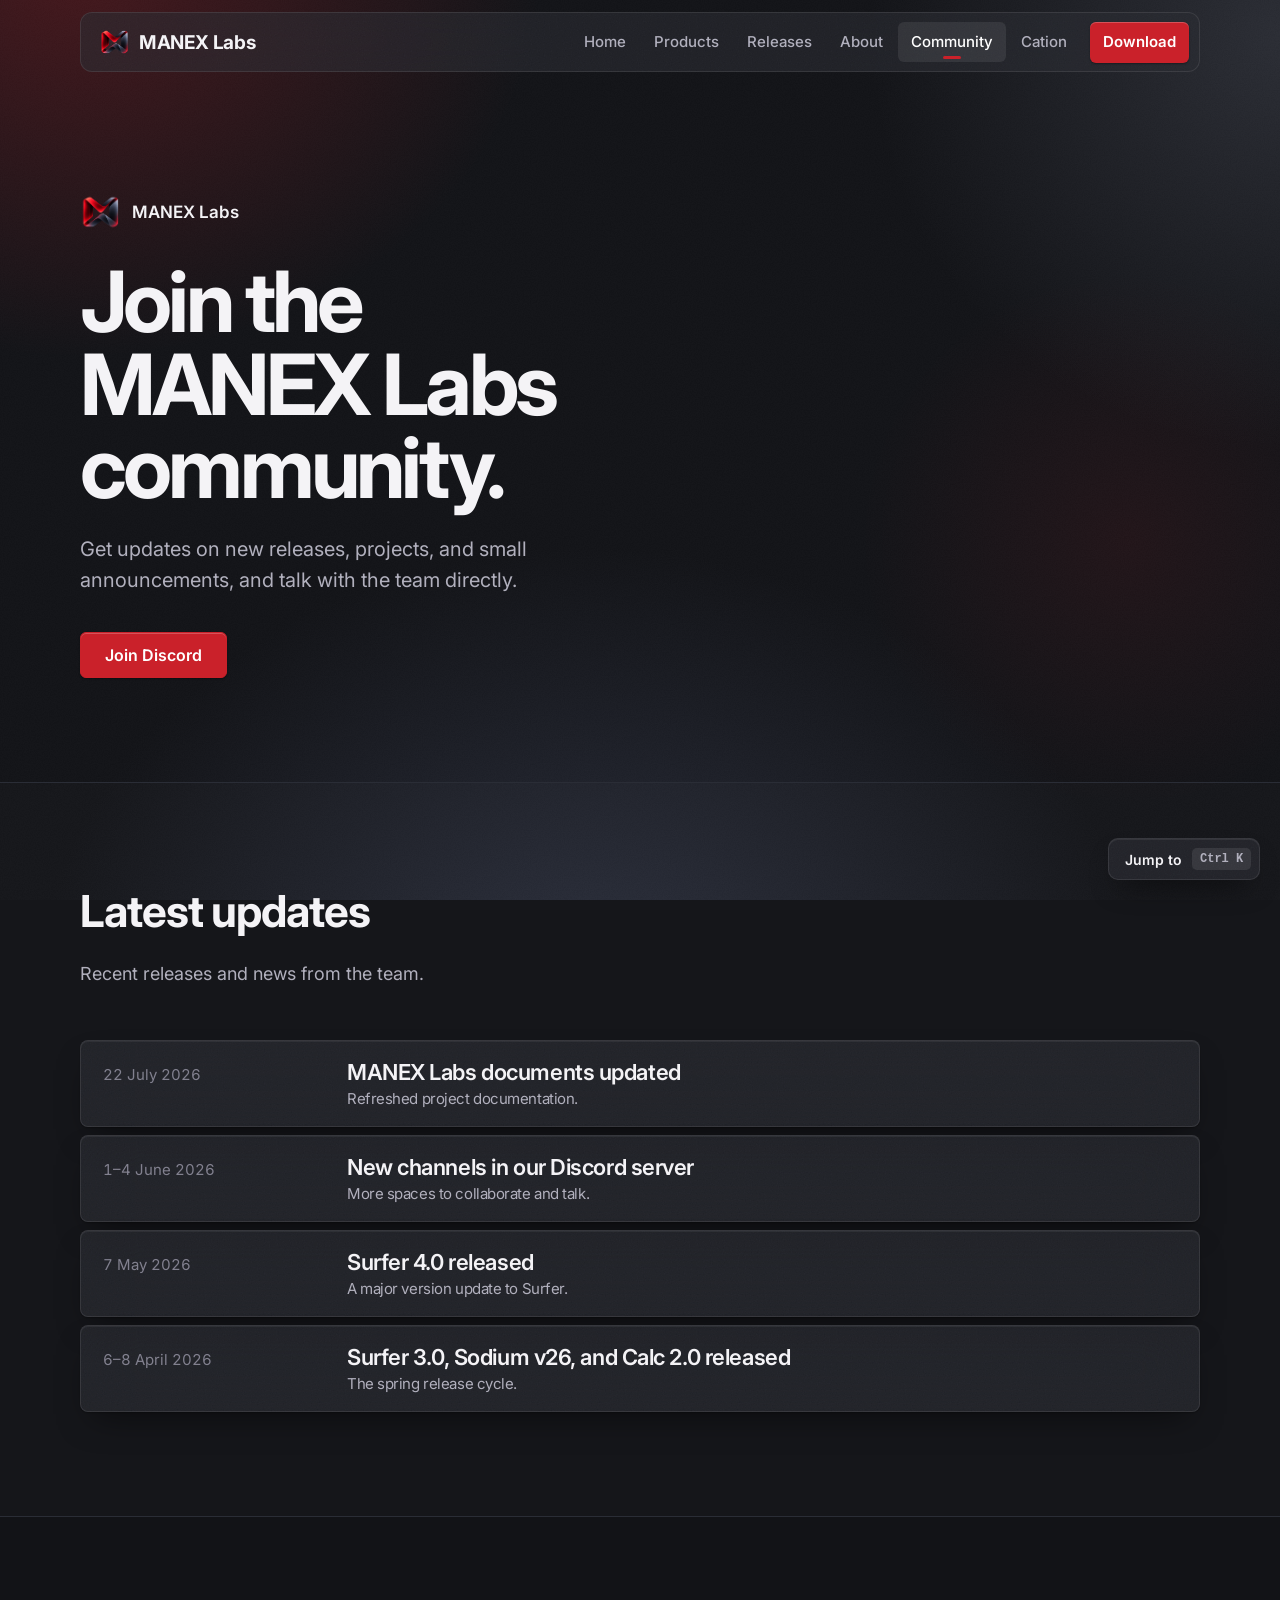
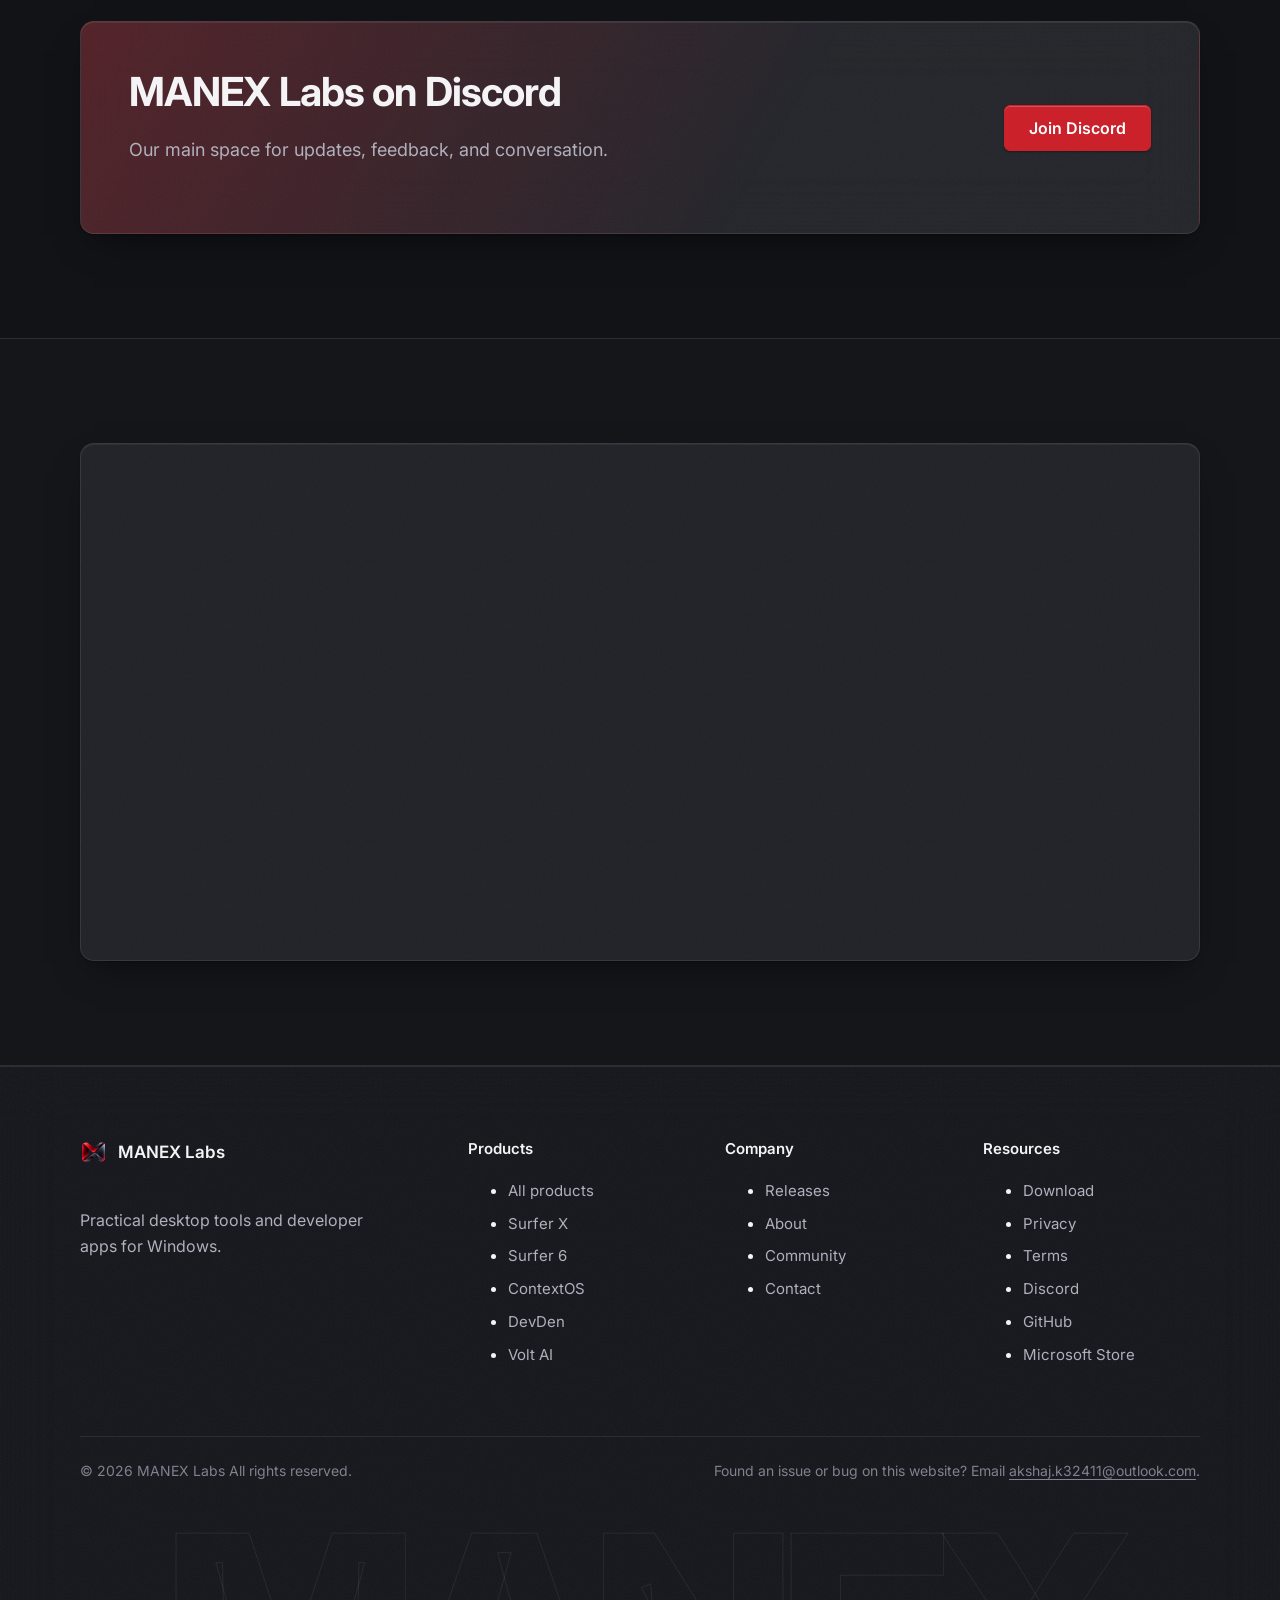
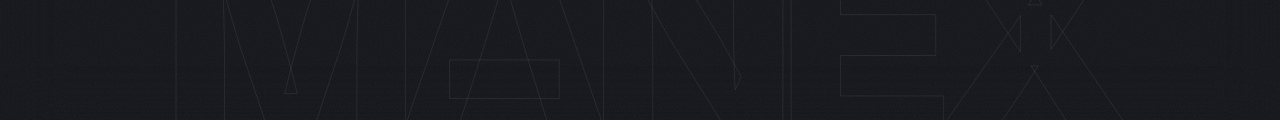
<file: community.html>
<!DOCTYPE html>
<html lang="en">
<head>
    <meta name="google-site-verification" content="mHJNDv8RBPXiSzrul7kGbyPWmKvSy2_yMdU9v67b-m4" />
    <meta charset="UTF-8">
    <meta name="viewport" content="width=device-width, initial-scale=1.0">
    <title>Community | MANEX Labs on Discord and GitHub</title>
    <meta name="description" content="Join the MANEX Labs Discord server for updates, feedback, and conversation, and follow our projects on GitHub." />
    <meta name="theme-color" content="#0b0b0c" />
    <meta property="og:title" content="Community | MANEX Labs on Discord and GitHub" />
    <meta property="og:description" content="Join the MANEX Labs Discord server for updates, feedback, and conversation, and follow our projects on GitHub." />
    <meta property="og:type" content="website" />
    <meta property="og:url" content="https://manextech.s.gy/community.html" />
    <link rel="canonical" href="https://manextech.s.gy/community.html" />
    <link rel="icon" href="assets/logo.png" type="image/png">
    <link rel="shortcut icon" href="assets/logo.png" type="image/png">
    <link rel="apple-touch-icon" href="assets/logo.png">
    <link rel="preconnect" href="https://fonts.googleapis.com">
    <link rel="preconnect" href="https://fonts.gstatic.com" crossorigin>
    <link href="https://fonts.googleapis.com/css2?family=Inter:wght@400;500;600;700;800&display=swap" rel="stylesheet"/>
    <script type="application/ld+json">
{
  "@context": "https://schema.org",
  "@graph": [
    {
      "@type": "Organization",
      "@id": "https://manextech.s.gy/#organization",
      "name": "MANEX Labs",
      "url": "https://manextech.s.gy/",
      "logo": "https://manextech.s.gy/assets/logo.png",
      "foundingDate": "2020-11-20",
      "sameAs": [
        "https://github.com/MANEX-Inc",
        "https://discord.gg/GRSvEkccnQ"
      ]
    },
    {
      "@type": "CollectionPage",
      "@id": "https://manextech.s.gy/community.html",
      "name": "MANEX Labs community",
      "about": {
        "@id": "https://manextech.s.gy/#organization"
      }
    }
  ]
}
    </script>
    <link rel="stylesheet" href="assets/styles.css?v=11">
</head>
<body>
    <header>
        <input type="checkbox" id="nav-check" class="nav-check" aria-hidden="true" />
        <nav class="topbar">
            <div class="wrap">
                <a class="nav-logo" href="index.html">
                    <img src="assets/logo.png" alt="MANEX Labs logo" />
                    <span>MANEX Labs</span>
                </a>
                                <label class="nav-toggle" for="nav-check" aria-label="Open menu"><span></span><span></span></label>
                <ul class="nav-links" id="site-nav">
                    <li><a class="nav-item" href="index.html">Home</a></li>
                    <li><a class="nav-item" href="products.html">Products</a></li>
                    <li><a class="nav-item" href="releases.html">Releases</a></li>
                    <li><a class="nav-item" href="about.html">About</a></li>
                    <li><a class="nav-item active" href="community.html" aria-current="page">Community</a></li>
                    <li><a class="nav-item" href="cation.html">Cation</a></li>
                    <li><a class="nav-item nav-cta" href="download.html">Download</a></li>
                </ul>
            </div>
        </nav>
    </header>

    <main>
        <section class="hero">
            <div class="wrap">
                <div class="hero-brand">
                    <img src="assets/logo.png" alt="" />
                    <span>MANEX Labs</span>
                </div>
                <h1>Join the MANEX Labs community.</h1>
                <p class="lede">Get updates on new releases, projects, and small announcements, and talk with the team directly.</p>
                <div class="hero-btns">
                    <a class="btn btn-primary" href="https://discord.gg/GRSvEkccnQ" target="_blank" rel="noopener">Join Discord</a>
                </div>
            </div>
        </section>

        <section class="section alt">
            <div class="wrap">
                <div class="section-head">
                    <h2>Latest updates</h2>
                    <p>Recent releases and news from the team.</p>
                </div>
                <ul class="timeline">
                    <li><span class="when">22 July 2026</span><span class="what">MANEX Labs documents updated<span class="note">Refreshed project documentation.</span></span></li>
                    <li><span class="when">1–4 June 2026</span><span class="what">New channels in our Discord server<span class="note">More spaces to collaborate and talk.</span></span></li>
                    <li><span class="when">7 May 2026</span><span class="what">Surfer 4.0 released<span class="note">A major version update to Surfer.</span></span></li>
                    <li><span class="when">6–8 April 2026</span><span class="what">Surfer 3.0, Sodium v26, and Calc 2.0 released<span class="note">The spring release cycle.</span></span></li>
                </ul>
            </div>
        </section>

        <section class="section">
            <div class="wrap volt">
                <div>
                    <h2>MANEX Labs on Discord</h2>
                    <p class="volt-lead">Our main space for updates, feedback, and conversation.</p>
                </div>
                <a class="btn btn-primary" href="https://discord.gg/GRSvEkccnQ" target="_blank" rel="noopener">Join Discord</a>
            </div>
        </section>

        <section class="section alt">
            <div class="wrap">
                <div class="discord-embed">
                    <iframe id="discord-widget" src="https://discord.com/widget?id=1489951585697271888&theme=dark" width="350" height="500" allowtransparency="true" frameborder="0" sandbox="allow-popups allow-popups-to-escape-sandbox allow-same-origin allow-scripts"></iframe>
                    <div id="discord-fallback" class="discord-fallback" role="status" aria-hidden="true">
                        <div>
                            <p>If the live widget can't load here, join our Discord directly.</p>
                            <a class="btn btn-primary" href="https://discord.gg/GRSvEkccnQ" target="_blank" rel="noopener">Join Discord</a>
                        </div>
                    </div>
                </div>
            </div>
        </section>
    </main>

    <footer>
        <div class="wrap">
            <div class="footer-top">
                <div class="footer-brand">
                    <div class="hero-brand"><img src="assets/logo.png" alt="" style="width:26px;height:26px;" /><span>MANEX Labs</span></div>
                    <p>Practical desktop tools and developer apps for Windows.</p>
                </div>
                <div class="footer-col">
                    <h4>Products</h4>
                    <ul>
                        <li><a href="products.html">All products</a></li>
                        <li><a href="https://apps.microsoft.com/detail/9ncp4wxvtqsq" target="_blank" rel="noopener">Surfer X</a></li>
                        <li><a href="https://apps.microsoft.com/detail/9n2dh5jwst6z" target="_blank" rel="noopener">Surfer 6</a></li>
                        <li><a href="https://apps.microsoft.com/detail/9p7qc5qmm44f" target="_blank" rel="noopener">ContextOS</a></li>
                        <li><a href="https://apps.microsoft.com/detail/9n4m2wml2n27" target="_blank" rel="noopener">DevDen</a></li>
                        <li><a href="https://volt-manex.vercel.app" target="_blank" rel="noopener">Volt AI</a></li>
                    </ul>
                </div>
                <div class="footer-col">
                    <h4>Company</h4>
                    <ul>
                        <li><a href="releases.html">Releases</a></li>
                        <li><a href="about.html">About</a></li>
                        <li><a href="community.html">Community</a></li>
                        <li><a href="mailto:akshaj.k32411@outlook.com">Contact</a></li>
                    </ul>
                </div>
                <div class="footer-col">
                    <h4>Resources</h4>
                    <ul>
                        <li><a href="download.html">Download</a></li>
                        <li><a href="privacy.html">Privacy</a></li>
                        <li><a href="terms.html">Terms</a></li>
                        <li><a href="https://discord.gg/GRSvEkccnQ" target="_blank" rel="noopener">Discord</a></li>
                        <li><a href="https://github.com/MANEX-Inc" target="_blank" rel="noopener">GitHub</a></li>
                        <li><a href="https://apps.microsoft.com/search/publisher?name=MANEX-Inc." target="_blank" rel="noopener">Microsoft Store</a></li>
                    </ul>
                </div>
            </div>
            <div class="footer-bottom">
                <p>© 2026 MANEX Labs All rights reserved.</p>
                <p>Found an issue or bug on this website? Email <a href="mailto:akshaj.k32411@outlook.com">akshaj.k32411@outlook.com</a>.</p>
            </div>
        </div>
    </footer>
    <script>
        function setupDiscordWidget() {
            const iframe = document.getElementById('discord-widget');
            const fallback = document.getElementById('discord-fallback');
            if (!iframe || !fallback) return;
            let loaded = false;
            const timer = setTimeout(() => {
                if (!loaded) {
                    fallback.style.display = 'flex';
                    fallback.setAttribute('aria-hidden', 'false');
                }
            }, 2500);
            iframe.addEventListener('load', () => {
                loaded = true;
                fallback.style.display = 'none';
                fallback.setAttribute('aria-hidden', 'true');
                clearTimeout(timer);
            });
        }
        document.addEventListener('DOMContentLoaded', setupDiscordWidget);
    </script>
    <script src="assets/site.js?v=10" defer></script>
</body>
</html>
</file>
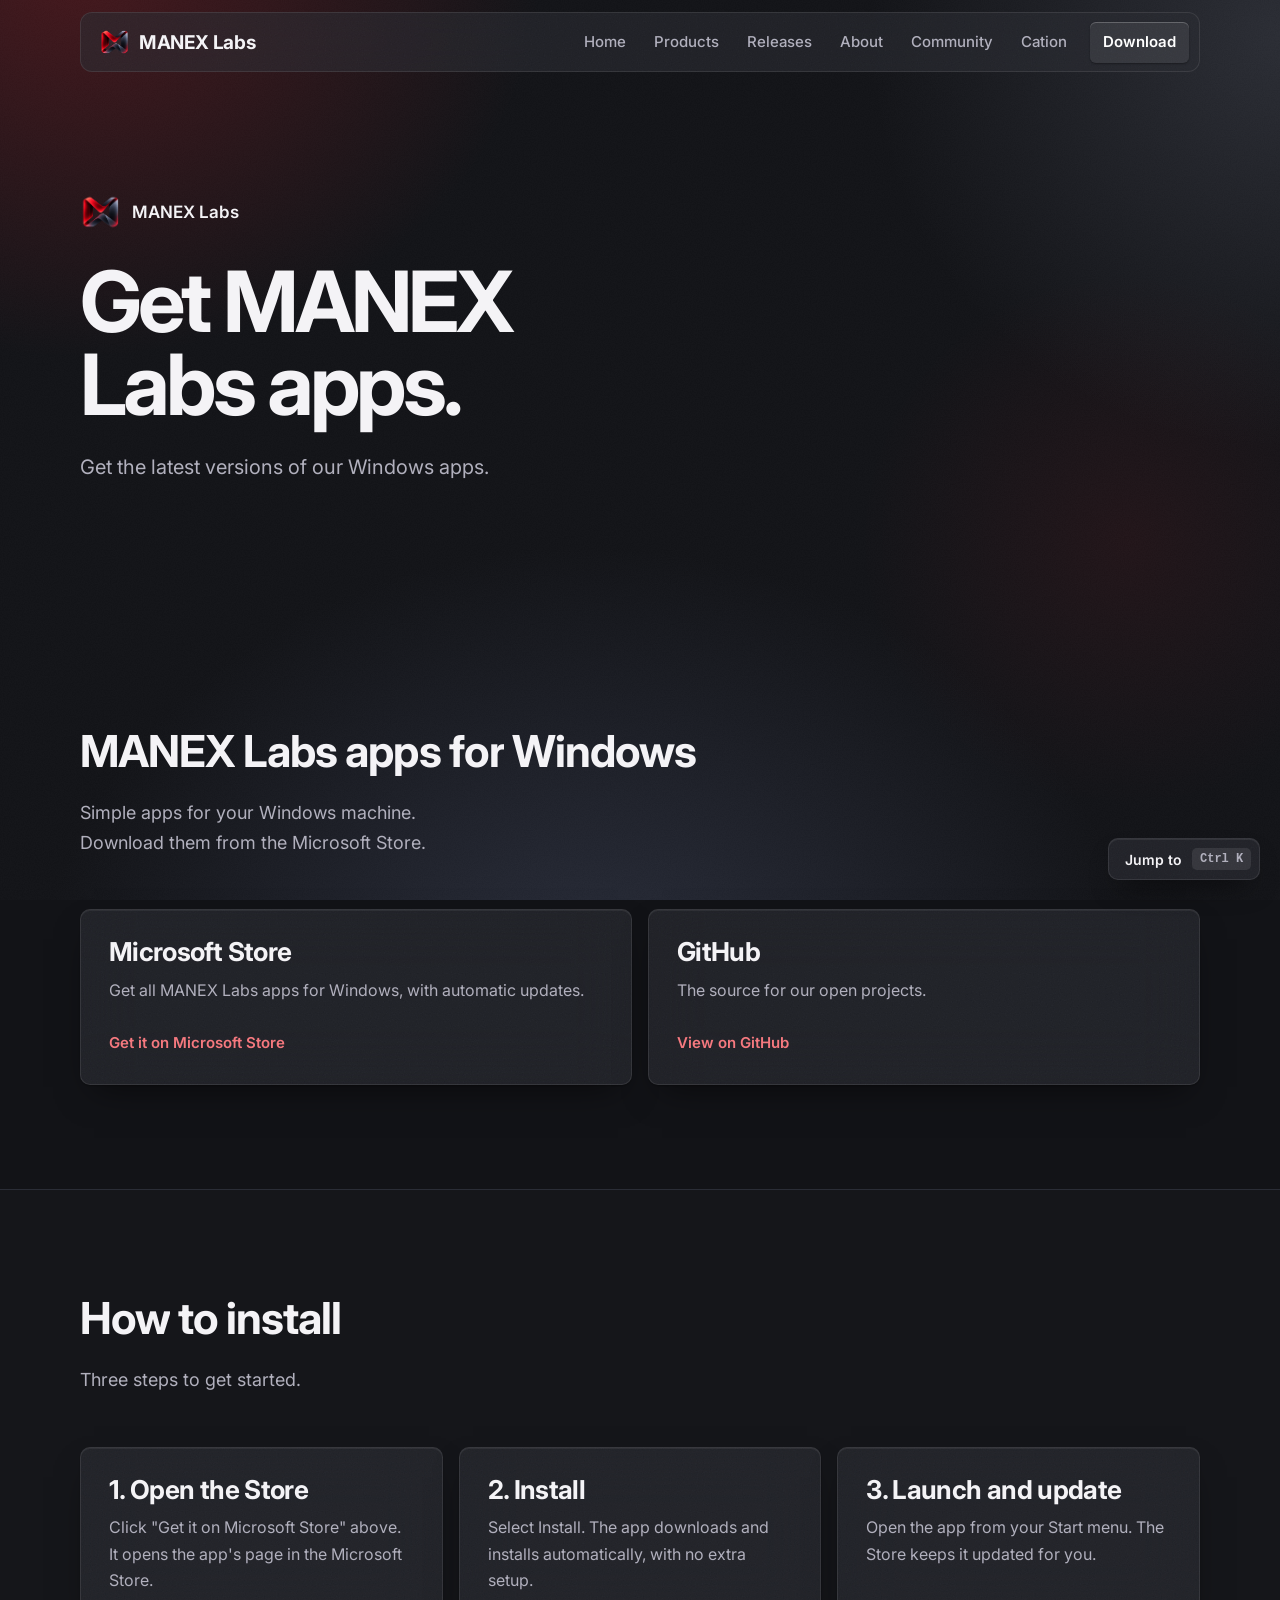
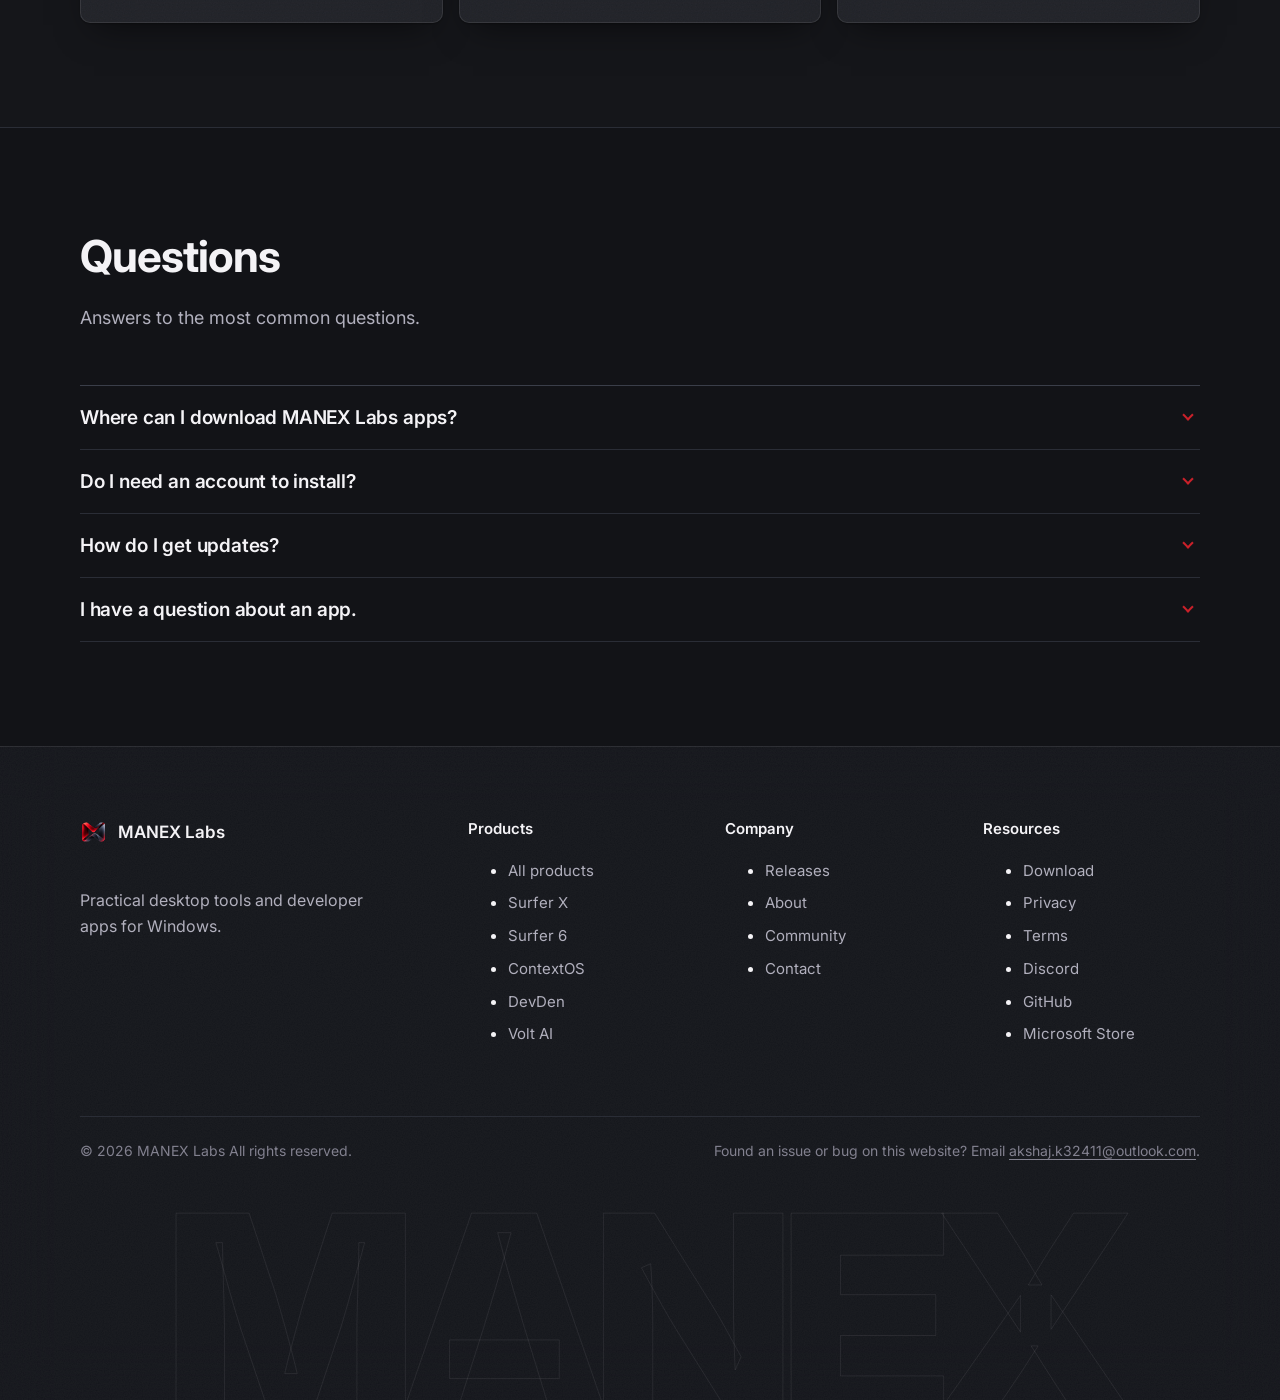
<file: download.html>
<!DOCTYPE html>
<html lang="en">
<head>
    <meta name="google-site-verification" content="mHJNDv8RBPXiSzrul7kGbyPWmKvSy2_yMdU9v67b-m4" />
    <meta charset="UTF-8">
    <meta name="viewport" content="width=device-width, initial-scale=1.0">
    <title>Download | MANEX Labs apps for Windows</title>
    <meta name="description" content="Download MANEX Labs apps for Windows from the Microsoft Store, with automatic updates and simple installation." />
    <meta name="theme-color" content="#0b0b0c" />
    <meta property="og:title" content="Download | MANEX Labs apps for Windows" />
    <meta property="og:description" content="Download MANEX Labs apps for Windows from the Microsoft Store, with automatic updates and simple installation." />
    <meta property="og:type" content="website" />
    <meta property="og:url" content="https://manextech.s.gy/download.html" />
    <link rel="canonical" href="https://manextech.s.gy/download.html" />
    <link rel="icon" href="assets/logo.png" type="image/png">
    <link rel="shortcut icon" href="assets/logo.png" type="image/png">
    <link rel="apple-touch-icon" href="assets/logo.png">
    <link rel="preconnect" href="https://fonts.googleapis.com">
    <link rel="preconnect" href="https://fonts.gstatic.com" crossorigin>
    <link href="https://fonts.googleapis.com/css2?family=Inter:wght@400;500;600;700;800&display=swap" rel="stylesheet"/>
    <script type="application/ld+json">
{
  "@context": "https://schema.org",
  "@graph": [
    {
      "@type": "Organization",
      "@id": "https://manextech.s.gy/#organization",
      "name": "MANEX Labs",
      "url": "https://manextech.s.gy/",
      "logo": "https://manextech.s.gy/assets/logo.png",
      "foundingDate": "2020-11-20",
      "sameAs": [
        "https://github.com/MANEX-Inc",
        "https://discord.gg/GRSvEkccnQ"
      ]
    },
    {
      "@type": "ItemList",
      "name": "Download MANEX Labs apps for Windows",
      "itemListElement": [
        {
          "@type": "ListItem",
          "position": 1,
          "item": {
            "@type": "SoftwareApplication",
            "name": "Surfer X",
            "description": "A lightweight, high-performance web browser built for Windows users who want a fast, responsive browsing experience.",
            "url": "https://apps.microsoft.com/detail/9ncp4wxvtqsq",
            "operatingSystem": "Windows 10, Windows 11",
            "applicationCategory": "BrowserApplication",
            "publisher": {
              "@id": "https://manextech.s.gy/#organization"
            }
          }
        },
        {
          "@type": "ListItem",
          "position": 2,
          "item": {
            "@type": "SoftwareApplication",
            "name": "Surfer 6",
            "description": "A fast, good-looking desktop web browser with a modern tabbed design and built-in session controls.",
            "url": "https://apps.microsoft.com/detail/9n2dh5jwst6z",
            "operatingSystem": "Windows 10, Windows 11",
            "applicationCategory": "BrowserApplication",
            "publisher": {
              "@id": "https://manextech.s.gy/#organization"
            }
          }
        },
        {
          "@type": "ListItem",
          "position": 3,
          "item": {
            "@type": "SoftwareApplication",
            "name": "ContextOS",
            "description": "A local-first workspace for consolidating projects, tasks, notes, and study coursework entirely on your device.",
            "url": "https://apps.microsoft.com/detail/9p7qc5qmm44f",
            "operatingSystem": "Windows 10, Windows 11",
            "applicationCategory": "BrowserApplication",
            "publisher": {
              "@id": "https://manextech.s.gy/#organization"
            }
          }
        },
        {
          "@type": "ListItem",
          "position": 4,
          "item": {
            "@type": "SoftwareApplication",
            "name": "DevDen",
            "description": "A lightweight, local development workspace for creating, managing, editing, and running software projects on your device.",
            "url": "https://apps.microsoft.com/detail/9n4m2wml2n27",
            "operatingSystem": "Windows 10, Windows 11",
            "applicationCategory": "DeveloperApplication",
            "publisher": {
              "@id": "https://manextech.s.gy/#organization"
            }
          }
        }
      ]
    }
  ]
}
    </script>
    <link rel="stylesheet" href="assets/styles.css?v=11">
</head>
<body>
    <header>
        <input type="checkbox" id="nav-check" class="nav-check" aria-hidden="true" />
        <nav class="topbar">
            <div class="wrap">
                <a class="nav-logo" href="index.html">
                    <img src="assets/logo.png" alt="MANEX Labs logo" />
                    <span>MANEX Labs</span>
                </a>
                                <label class="nav-toggle" for="nav-check" aria-label="Open menu"><span></span><span></span></label>
                <ul class="nav-links" id="site-nav">
                    <li><a class="nav-item" href="index.html">Home</a></li>
                    <li><a class="nav-item" href="products.html">Products</a></li>
                    <li><a class="nav-item" href="releases.html">Releases</a></li>
                    <li><a class="nav-item" href="about.html">About</a></li>
                    <li><a class="nav-item" href="community.html">Community</a></li>
                    <li><a class="nav-item" href="cation.html">Cation</a></li>
                    <li><a class="nav-item nav-cta active" href="download.html">Download</a></li>
                </ul>
            </div>
        </nav>
    </header>

    <main>
        <section class="hero">
            <div class="wrap">
                <div class="hero-brand">
                    <img src="assets/logo.png" alt="" />
                    <span>MANEX Labs</span>
                </div>
                <h1>Get MANEX Labs apps.</h1>
                <p class="lede">Get the latest versions of our Windows apps.</p>

            </div>
        </section>

        <section class="section">
            <div class="wrap">
                <div class="section-head">
                    <h2>MANEX Labs apps for Windows</h2>
                    <p>Simple apps for your Windows machine. Download them from the Microsoft Store.</p>
                </div>
                <div class="apps">
                    <a class="app" href="https://apps.microsoft.com/search/publisher?name=MANEX-Inc." target="_blank" rel="noopener">
                        <span class="app-name">Microsoft Store</span>
                        <span class="app-desc">Get all MANEX Labs apps for Windows, with automatic updates.</span>
                        <span class="app-store">Get it on Microsoft Store</span>
                    </a>
                    <a class="app" href="https://github.com/MANEX-Inc" target="_blank" rel="noopener">
                        <span class="app-name">GitHub</span>
                        <span class="app-desc">The source for our open projects.</span>
                        <span class="app-store">View on GitHub</span>
                    </a>
                </div>
            </div>
        </section>

        <section class="section alt">
            <div class="wrap">
                <div class="section-head">
                    <h2>How to install</h2>
                    <p>Three steps to get started.</p>
                </div>
                <div class="apps">
                    <div class="app">
                        <span class="app-name">1. Open the Store</span>
                        <span class="app-desc">Click "Get it on Microsoft Store" above. It opens the app's page in the Microsoft Store.</span>
                    </div>
                    <div class="app">
                        <span class="app-name">2. Install</span>
                        <span class="app-desc">Select Install. The app downloads and installs automatically, with no extra setup.</span>
                    </div>
                    <div class="app">
                        <span class="app-name">3. Launch and update</span>
                        <span class="app-desc">Open the app from your Start menu. The Store keeps it updated for you.</span>
                    </div>
                </div>
            </div>
        </section>

        <section class="section">
            <div class="wrap">
                <div class="section-head">
                    <h2>Questions</h2>
                    <p>Answers to the most common questions.</p>
                </div>
                <div class="faq">
                    <details>
                        <summary>Where can I download MANEX Labs apps?</summary>
                        <p>Our Windows apps are available on the Microsoft Store, and the source for our open projects is on GitHub.</p>
                    </details>
                    <details>
                        <summary>Do I need an account to install?</summary>
                        <p>Installing from the Microsoft Store requires a Microsoft account, the same as any other Store app.</p>
                    </details>
                    <details>
                        <summary>How do I get updates?</summary>
                        <p>Apps installed from the Microsoft Store update automatically. You can also check for updates in the Store app at any time.</p>
                    </details>
                    <details>
                        <summary>I have a question about an app.</summary>
                        <p>Ask Volt for quick help, or join our Discord to talk with the team and other users.</p>
                    </details>
                </div>
            </div>
        </section>
    </main>

    <footer>
        <div class="wrap">
            <div class="footer-top">
                <div class="footer-brand">
                    <div class="hero-brand"><img src="assets/logo.png" alt="" style="width:26px;height:26px;" /><span>MANEX Labs</span></div>
                    <p>Practical desktop tools and developer apps for Windows.</p>
                </div>
                <div class="footer-col">
                    <h4>Products</h4>
                    <ul>
                        <li><a href="products.html">All products</a></li>
                        <li><a href="https://apps.microsoft.com/detail/9ncp4wxvtqsq" target="_blank" rel="noopener">Surfer X</a></li>
                        <li><a href="https://apps.microsoft.com/detail/9n2dh5jwst6z" target="_blank" rel="noopener">Surfer 6</a></li>
                        <li><a href="https://apps.microsoft.com/detail/9p7qc5qmm44f" target="_blank" rel="noopener">ContextOS</a></li>
                        <li><a href="https://apps.microsoft.com/detail/9n4m2wml2n27" target="_blank" rel="noopener">DevDen</a></li>
                        <li><a href="https://volt-manex.vercel.app" target="_blank" rel="noopener">Volt AI</a></li>
                    </ul>
                </div>
                <div class="footer-col">
                    <h4>Company</h4>
                    <ul>
                        <li><a href="releases.html">Releases</a></li>
                        <li><a href="about.html">About</a></li>
                        <li><a href="community.html">Community</a></li>
                        <li><a href="mailto:akshaj.k32411@outlook.com">Contact</a></li>
                    </ul>
                </div>
                <div class="footer-col">
                    <h4>Resources</h4>
                    <ul>
                        <li><a href="download.html">Download</a></li>
                        <li><a href="privacy.html">Privacy</a></li>
                        <li><a href="terms.html">Terms</a></li>
                        <li><a href="https://discord.gg/GRSvEkccnQ" target="_blank" rel="noopener">Discord</a></li>
                        <li><a href="https://github.com/MANEX-Inc" target="_blank" rel="noopener">GitHub</a></li>
                        <li><a href="https://apps.microsoft.com/search/publisher?name=MANEX-Inc." target="_blank" rel="noopener">Microsoft Store</a></li>
                    </ul>
                </div>
            </div>
            <div class="footer-bottom">
                <p>© 2026 MANEX Labs All rights reserved.</p>
                <p>Found an issue or bug on this website? Email <a href="mailto:akshaj.k32411@outlook.com">akshaj.k32411@outlook.com</a>.</p>
            </div>
        </div>
    </footer>
    <script src="assets/site.js?v=10" defer></script>
</body>
</html>
</file>
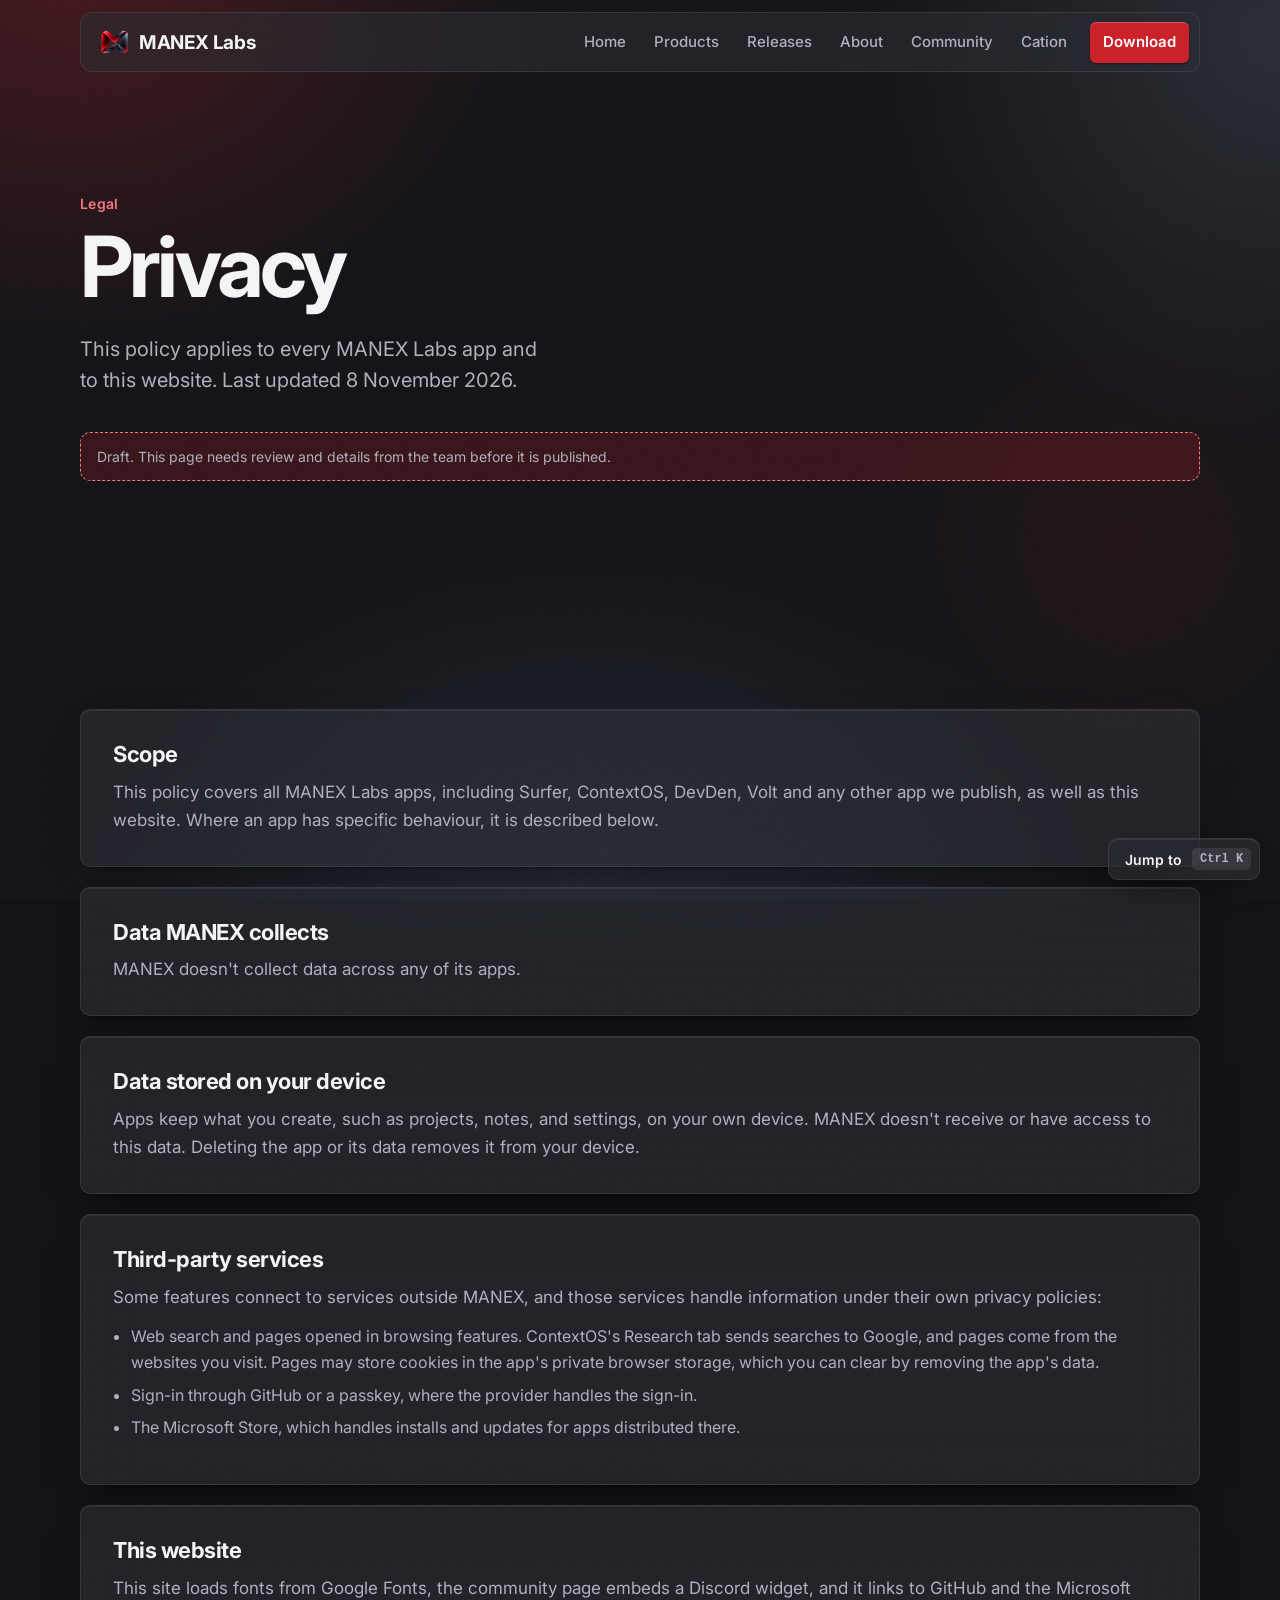
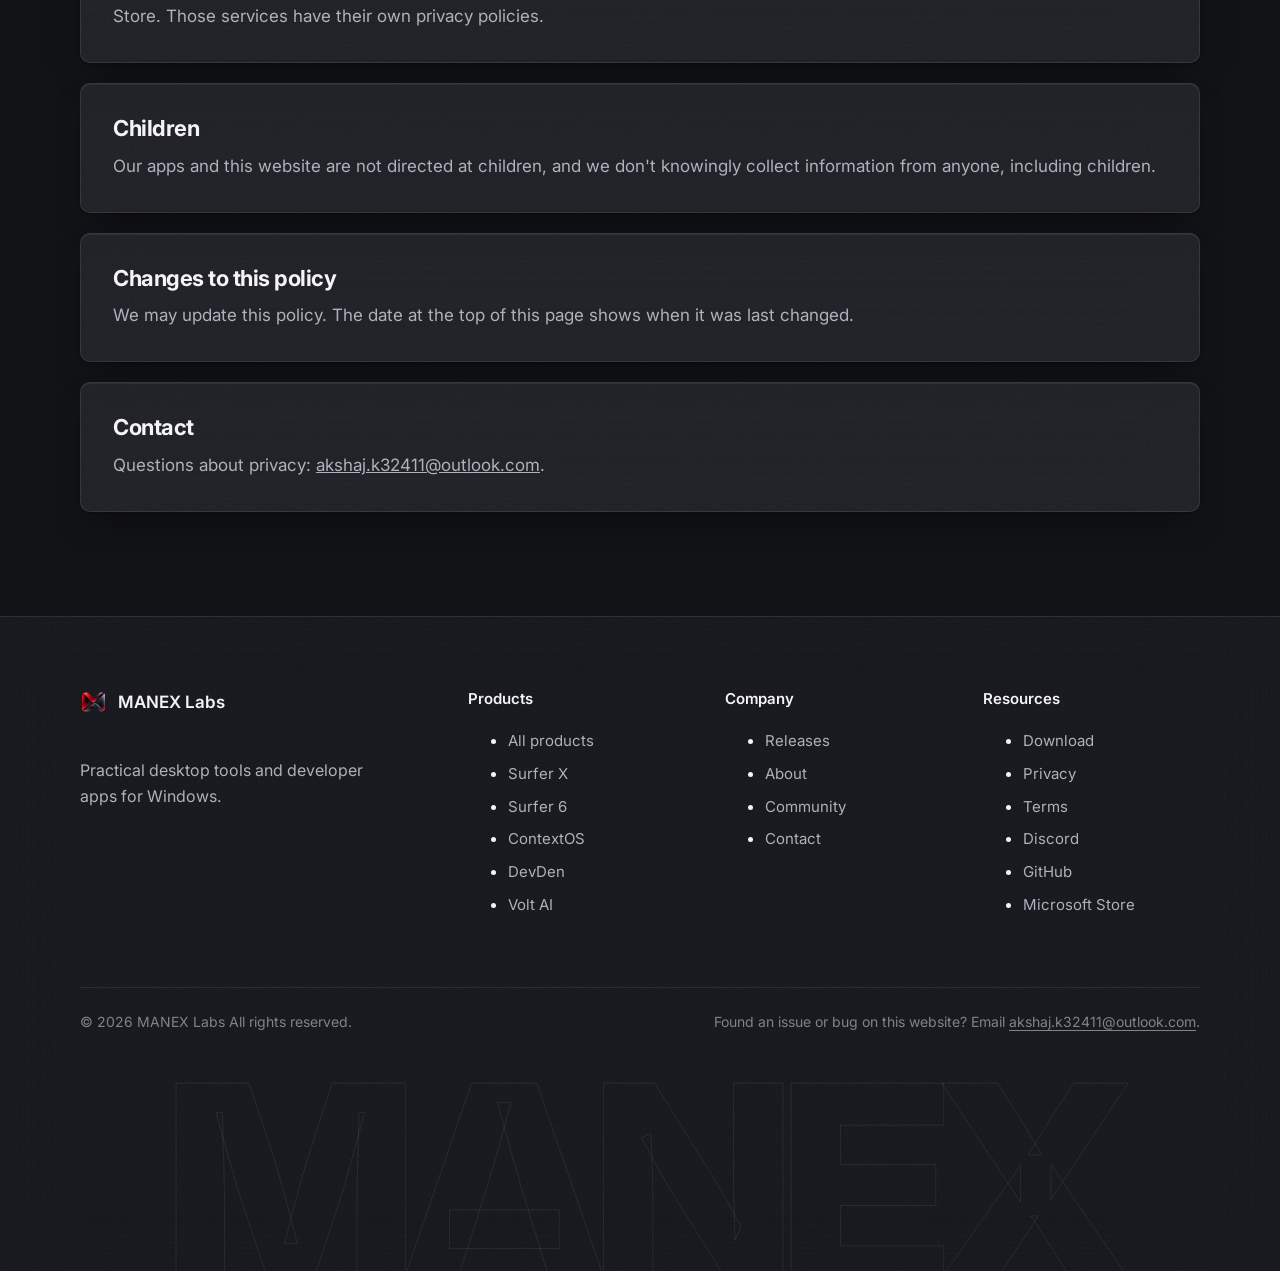
<file: privacy.html>
<!DOCTYPE html>
<html lang="en">
<head>
    <meta name="google-site-verification" content="mHJNDv8RBPXiSzrul7kGbyPWmKvSy2_yMdU9v67b-m4" />
    <meta charset="UTF-8">
    <meta name="viewport" content="width=device-width, initial-scale=1.0">
    <title>Privacy | MANEX Labs</title>
    <meta name="description" content="How MANEX Labs handles information on this website and in its Windows apps." />
    <meta name="theme-color" content="#0b0b0c" />
    <meta property="og:title" content="Privacy | MANEX Labs" />
    <meta property="og:description" content="How MANEX Labs handles information on this website and in its Windows apps." />
    <meta property="og:type" content="website" />
    <meta property="og:url" content="https://manextech.s.gy/community.html" />
    <link rel="canonical" href="https://manextech.s.gy/community.html" />
    <link rel="icon" href="assets/logo.png" type="image/png">
    <link rel="shortcut icon" href="assets/logo.png" type="image/png">
    <link rel="apple-touch-icon" href="assets/logo.png">
    <link rel="preconnect" href="https://fonts.googleapis.com">
    <link rel="preconnect" href="https://fonts.gstatic.com" crossorigin>
    <link href="https://fonts.googleapis.com/css2?family=Inter:wght@400;500;600;700;800&display=swap" rel="stylesheet"/>
    <script type="application/ld+json">
{
  "@context": "https://schema.org",
  "@graph": [
    {
      "@type": "Organization",
      "@id": "https://manextech.s.gy/#organization",
      "name": "MANEX Labs",
      "url": "https://manextech.s.gy/",
      "logo": "https://manextech.s.gy/assets/logo.png",
      "foundingDate": "2020-11-20",
      "sameAs": [
        "https://github.com/MANEX-Inc",
        "https://discord.gg/GRSvEkccnQ"
      ]
    },
    {
      "@type": "CollectionPage",
      "@id": "https://manextech.s.gy/community.html",
      "name": "MANEX Labs community",
      "about": {
        "@id": "https://manextech.s.gy/#organization"
      }
    }
  ]
}
    </script>
    <link rel="stylesheet" href="assets/styles.css?v=11">
</head>
<body>
    <header>
        <input type="checkbox" id="nav-check" class="nav-check" aria-hidden="true" />
        <nav class="topbar">
            <div class="wrap">
                <a class="nav-logo" href="index.html">
                    <img src="assets/logo.png" alt="MANEX Labs logo" />
                    <span>MANEX Labs</span>
                </a>
                <label class="nav-toggle" for="nav-check" aria-label="Open menu"><span></span><span></span></label>
                <ul class="nav-links" id="site-nav">
                    <li><a class="nav-item" href="index.html">Home</a></li>
                    <li><a class="nav-item" href="products.html">Products</a></li>
                    <li><a class="nav-item" href="releases.html">Releases</a></li>
                    <li><a class="nav-item" href="about.html">About</a></li>
                    <li><a class="nav-item" href="community.html">Community</a></li>
                    <li><a class="nav-item" href="cation.html">Cation</a></li>
                    <li><a class="nav-item nav-cta" href="download.html">Download</a></li>
                </ul>
            </div>
        </nav>
    </header>
    <main>
        <section class="hero">
            <div class="wrap">
                <span class="eyebrow">Legal</span>
                <h1>Privacy</h1>
                <p class="lede">This policy applies to every MANEX Labs app and to this website. Last updated 8 November 2026.</p>
            <div class="draft-note">Draft. This page needs review and details from the team before it is published.</div>
            </div>
        </section>
        <section class="section">
            <div class="wrap">
                <div class="card">
                    <h3>Scope</h3>
                    <p>This policy covers all MANEX Labs apps, including Surfer, ContextOS, DevDen, Volt and any other app we publish, as well as this website. Where an app has specific behaviour, it is described below.</p>
                </div>
                <div class="card">
                    <h3>Data MANEX collects</h3>
                    <p>MANEX doesn't collect data across any of its apps.</p>
                </div>
                <div class="card">
                    <h3>Data stored on your device</h3>
                    <p>Apps keep what you create, such as projects, notes, and settings, on your own device. MANEX doesn't receive or have access to this data. Deleting the app or its data removes it from your device.</p>
                </div>
                <div class="card">
                    <h3>Third-party services</h3>
                    <p>Some features connect to services outside MANEX, and those services handle information under their own privacy policies:</p>
                    <ul>
                        <li>Web search and pages opened in browsing features. ContextOS's Research tab sends searches to Google, and pages come from the websites you visit. Pages may store cookies in the app's private browser storage, which you can clear by removing the app's data.</li>
                        <li>Sign-in through GitHub or a passkey, where the provider handles the sign-in.</li>
                        <li>The Microsoft Store, which handles installs and updates for apps distributed there.</li>
                    </ul>
                </div>
                <div class="card">
                    <h3>This website</h3>
                    <p>This site loads fonts from Google Fonts, the community page embeds a Discord widget, and it links to GitHub and the Microsoft Store. Those services have their own privacy policies.</p>
                </div>
                <div class="card">
                    <h3>Children</h3>
                    <p>Our apps and this website are not directed at children, and we don't knowingly collect information from anyone, including children.</p>
                </div>
                <div class="card">
                    <h3>Changes to this policy</h3>
                    <p>We may update this policy. The date at the top of this page shows when it was last changed.</p>
                </div>
                <div class="card">
                    <h3>Contact</h3>
                    <p>Questions about privacy: <a href="mailto:akshaj.k32411@outlook.com">akshaj.k32411@outlook.com</a>.</p>
                </div>
            </div>
        </section>
    </main>

    <footer>
        <div class="wrap">
            <div class="footer-top">
                <div class="footer-brand">
                    <div class="hero-brand"><img src="assets/logo.png" alt="" style="width:26px;height:26px;" /><span>MANEX Labs</span></div>
                    <p>Practical desktop tools and developer apps for Windows.</p>
                </div>
                <div class="footer-col">
                    <h4>Products</h4>
                    <ul>
                        <li><a href="products.html">All products</a></li>
                        <li><a href="https://apps.microsoft.com/detail/9ncp4wxvtqsq" target="_blank" rel="noopener">Surfer X</a></li>
                        <li><a href="https://apps.microsoft.com/detail/9n2dh5jwst6z" target="_blank" rel="noopener">Surfer 6</a></li>
                        <li><a href="https://apps.microsoft.com/detail/9p7qc5qmm44f" target="_blank" rel="noopener">ContextOS</a></li>
                        <li><a href="https://apps.microsoft.com/detail/9n4m2wml2n27" target="_blank" rel="noopener">DevDen</a></li>
                        <li><a href="https://volt-manex.vercel.app" target="_blank" rel="noopener">Volt AI</a></li>
                    </ul>
                </div>
                <div class="footer-col">
                    <h4>Company</h4>
                    <ul>
                        <li><a href="releases.html">Releases</a></li>
                        <li><a href="about.html">About</a></li>
                        <li><a href="community.html">Community</a></li>
                        <li><a href="mailto:akshaj.k32411@outlook.com">Contact</a></li>
                    </ul>
                </div>
                <div class="footer-col">
                    <h4>Resources</h4>
                    <ul>
                        <li><a href="download.html">Download</a></li>
                        <li><a href="privacy.html">Privacy</a></li>
                        <li><a href="terms.html">Terms</a></li>
                        <li><a href="https://discord.gg/GRSvEkccnQ" target="_blank" rel="noopener">Discord</a></li>
                        <li><a href="https://github.com/MANEX-Inc" target="_blank" rel="noopener">GitHub</a></li>
                        <li><a href="https://apps.microsoft.com/search/publisher?name=MANEX-Inc." target="_blank" rel="noopener">Microsoft Store</a></li>
                    </ul>
                </div>
            </div>
            <div class="footer-bottom">
                <p>© 2026 MANEX Labs All rights reserved.</p>
                <p>Found an issue or bug on this website? Email <a href="mailto:akshaj.k32411@outlook.com">akshaj.k32411@outlook.com</a>.</p>
            </div>
        </div>
    </footer>
    <script src="assets/site.js?v=10" defer></script>
</body>
</html>
</file>
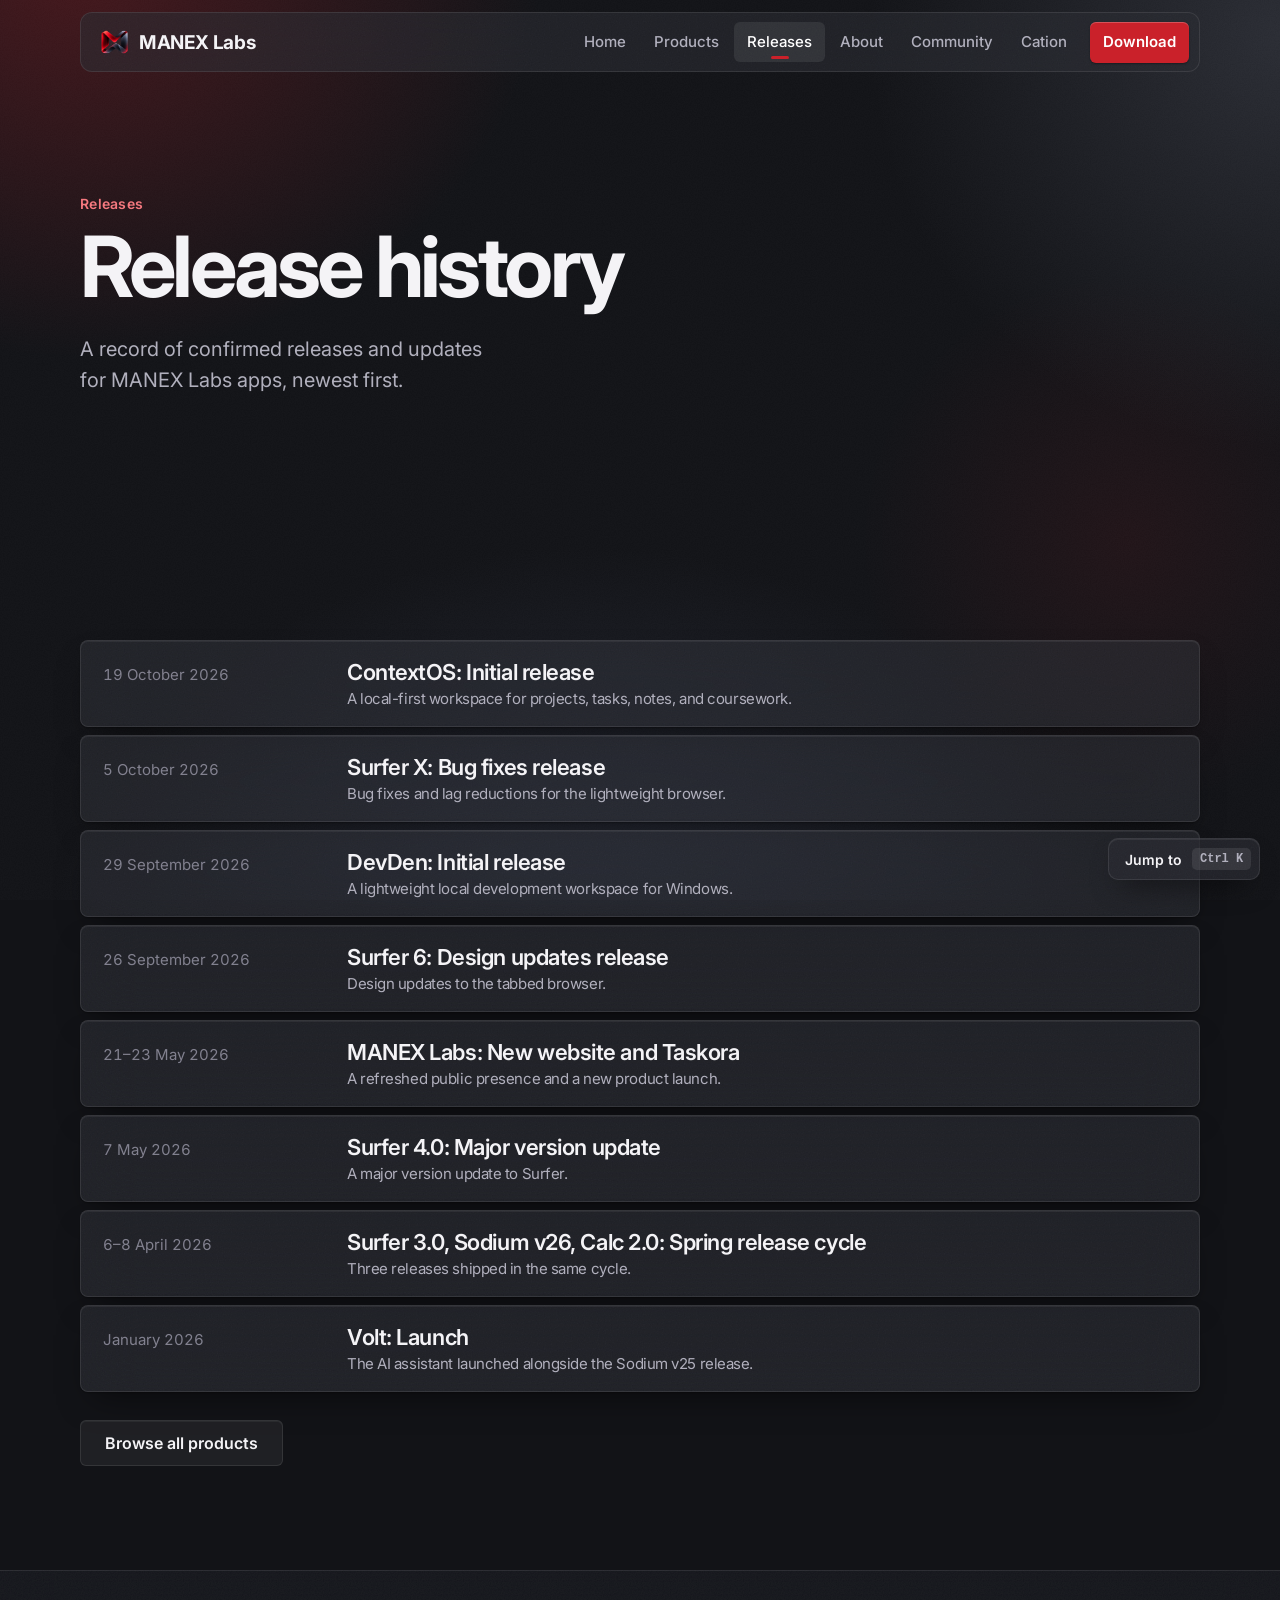
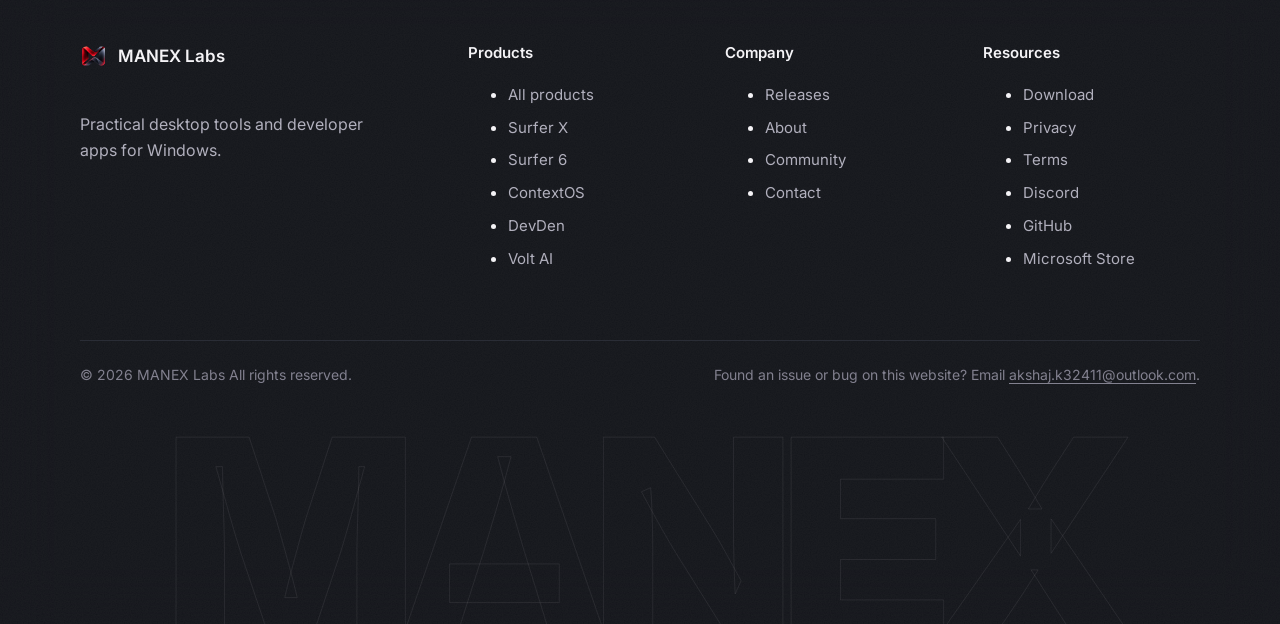
<file: releases.html>
<!DOCTYPE html>
<html lang="en">
<head>
    <meta name="google-site-verification" content="mHJNDv8RBPXiSzrul7kGbyPWmKvSy2_yMdU9v67b-m4" />
    <meta charset="UTF-8">
    <meta name="viewport" content="width=device-width, initial-scale=1.0">
    <title>Releases | MANEX Labs</title>
    <meta name="description" content="Release history for MANEX Labs apps: Surfer, ContextOS, DevDen, Volt and more, newest first." />
    <meta name="theme-color" content="#0b0b0c" />
    <meta property="og:title" content="Releases | MANEX Labs" />
    <meta property="og:description" content="Release history for MANEX Labs apps: Surfer, ContextOS, DevDen, Volt and more, newest first." />
    <meta property="og:type" content="website" />
    <meta property="og:url" content="https://manextech.s.gy/community.html" />
    <link rel="canonical" href="https://manextech.s.gy/community.html" />
    <link rel="icon" href="assets/logo.png" type="image/png">
    <link rel="shortcut icon" href="assets/logo.png" type="image/png">
    <link rel="apple-touch-icon" href="assets/logo.png">
    <link rel="preconnect" href="https://fonts.googleapis.com">
    <link rel="preconnect" href="https://fonts.gstatic.com" crossorigin>
    <link href="https://fonts.googleapis.com/css2?family=Inter:wght@400;500;600;700;800&display=swap" rel="stylesheet"/>
    <script type="application/ld+json">
{
  "@context": "https://schema.org",
  "@graph": [
    {
      "@type": "Organization",
      "@id": "https://manextech.s.gy/#organization",
      "name": "MANEX Labs",
      "url": "https://manextech.s.gy/",
      "logo": "https://manextech.s.gy/assets/logo.png",
      "foundingDate": "2020-11-20",
      "sameAs": [
        "https://github.com/MANEX-Inc",
        "https://discord.gg/GRSvEkccnQ"
      ]
    },
    {
      "@type": "CollectionPage",
      "@id": "https://manextech.s.gy/community.html",
      "name": "MANEX Labs community",
      "about": {
        "@id": "https://manextech.s.gy/#organization"
      }
    }
  ]
}
    </script>
    <link rel="stylesheet" href="assets/styles.css?v=11">
</head>
<body>
    <header>
        <input type="checkbox" id="nav-check" class="nav-check" aria-hidden="true" />
        <nav class="topbar">
            <div class="wrap">
                <a class="nav-logo" href="index.html">
                    <img src="assets/logo.png" alt="MANEX Labs logo" />
                    <span>MANEX Labs</span>
                </a>
                <label class="nav-toggle" for="nav-check" aria-label="Open menu"><span></span><span></span></label>
                <ul class="nav-links" id="site-nav">
                    <li><a class="nav-item" href="index.html">Home</a></li>
                    <li><a class="nav-item" href="products.html">Products</a></li>
                    <li><a class="nav-item active" href="releases.html" aria-current="page">Releases</a></li>
                    <li><a class="nav-item" href="about.html">About</a></li>
                    <li><a class="nav-item" href="community.html">Community</a></li>
                    <li><a class="nav-item" href="cation.html">Cation</a></li>
                    <li><a class="nav-item nav-cta" href="download.html">Download</a></li>
                </ul>
            </div>
        </nav>
    </header>
    <main>
        <section class="hero">
            <div class="wrap">
                <span class="eyebrow">Releases</span>
                <h1>Release history</h1>
                <p class="lede">A record of confirmed releases and updates for MANEX Labs apps, newest first.</p>
            </div>
        </section>
        <section class="section">
            <div class="wrap">
                <ul class="timeline">
                    <li><span class="when">19 October 2026</span><span class="what">ContextOS: Initial release<span class="note">A local-first workspace for projects, tasks, notes, and coursework.</span></span></li>
                    <li><span class="when">5 October 2026</span><span class="what">Surfer X: Bug fixes release<span class="note">Bug fixes and lag reductions for the lightweight browser.</span></span></li>
                    <li><span class="when">29 September 2026</span><span class="what">DevDen: Initial release<span class="note">A lightweight local development workspace for Windows.</span></span></li>
                    <li><span class="when">26 September 2026</span><span class="what">Surfer 6: Design updates release<span class="note">Design updates to the tabbed browser.</span></span></li>
                    <li><span class="when">21–23 May 2026</span><span class="what">MANEX Labs: New website and Taskora<span class="note">A refreshed public presence and a new product launch.</span></span></li>
                    <li><span class="when">7 May 2026</span><span class="what">Surfer 4.0: Major version update<span class="note">A major version update to Surfer.</span></span></li>
                    <li><span class="when">6–8 April 2026</span><span class="what">Surfer 3.0, Sodium v26, Calc 2.0: Spring release cycle<span class="note">Three releases shipped in the same cycle.</span></span></li>
                    <li><span class="when">January 2026</span><span class="what">Volt: Launch<span class="note">The AI assistant launched alongside the Sodium v25 release.</span></span></li>
                </ul>
                <div class="btn-row"><a class="btn btn-outline" href="products.html">Browse all products</a></div>
            </div>
        </section>
    </main>

    <footer>
        <div class="wrap">
            <div class="footer-top">
                <div class="footer-brand">
                    <div class="hero-brand"><img src="assets/logo.png" alt="" style="width:26px;height:26px;" /><span>MANEX Labs</span></div>
                    <p>Practical desktop tools and developer apps for Windows.</p>
                </div>
                <div class="footer-col">
                    <h4>Products</h4>
                    <ul>
                        <li><a href="products.html">All products</a></li>
                        <li><a href="https://apps.microsoft.com/detail/9ncp4wxvtqsq" target="_blank" rel="noopener">Surfer X</a></li>
                        <li><a href="https://apps.microsoft.com/detail/9n2dh5jwst6z" target="_blank" rel="noopener">Surfer 6</a></li>
                        <li><a href="https://apps.microsoft.com/detail/9p7qc5qmm44f" target="_blank" rel="noopener">ContextOS</a></li>
                        <li><a href="https://apps.microsoft.com/detail/9n4m2wml2n27" target="_blank" rel="noopener">DevDen</a></li>
                        <li><a href="https://volt-manex.vercel.app" target="_blank" rel="noopener">Volt AI</a></li>
                    </ul>
                </div>
                <div class="footer-col">
                    <h4>Company</h4>
                    <ul>
                        <li><a href="releases.html">Releases</a></li>
                        <li><a href="about.html">About</a></li>
                        <li><a href="community.html">Community</a></li>
                        <li><a href="mailto:akshaj.k32411@outlook.com">Contact</a></li>
                    </ul>
                </div>
                <div class="footer-col">
                    <h4>Resources</h4>
                    <ul>
                        <li><a href="download.html">Download</a></li>
                        <li><a href="privacy.html">Privacy</a></li>
                        <li><a href="terms.html">Terms</a></li>
                        <li><a href="https://discord.gg/GRSvEkccnQ" target="_blank" rel="noopener">Discord</a></li>
                        <li><a href="https://github.com/MANEX-Inc" target="_blank" rel="noopener">GitHub</a></li>
                        <li><a href="https://apps.microsoft.com/search/publisher?name=MANEX-Inc." target="_blank" rel="noopener">Microsoft Store</a></li>
                    </ul>
                </div>
            </div>
            <div class="footer-bottom">
                <p>© 2026 MANEX Labs All rights reserved.</p>
                <p>Found an issue or bug on this website? Email <a href="mailto:akshaj.k32411@outlook.com">akshaj.k32411@outlook.com</a>.</p>
            </div>
        </div>
    </footer>
    <script src="assets/site.js?v=10" defer></script>
</body>
</html>
</file>
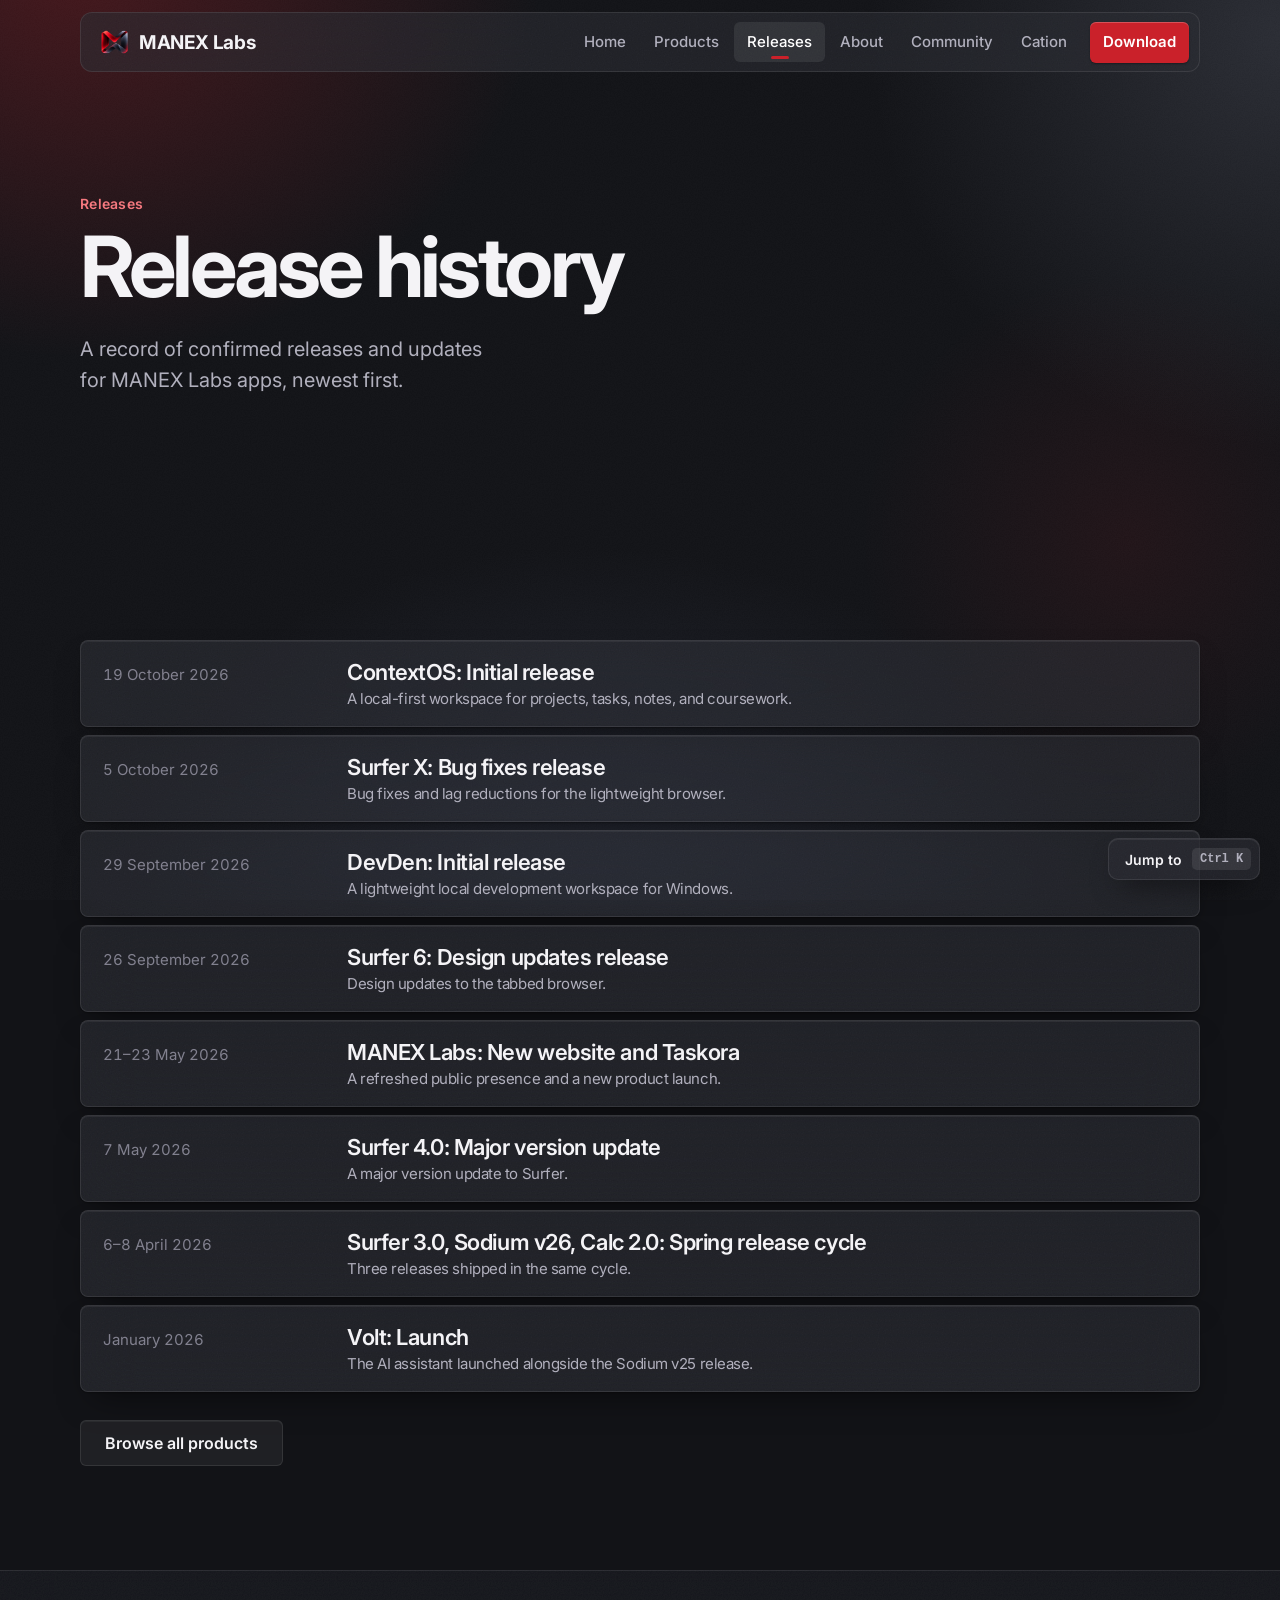
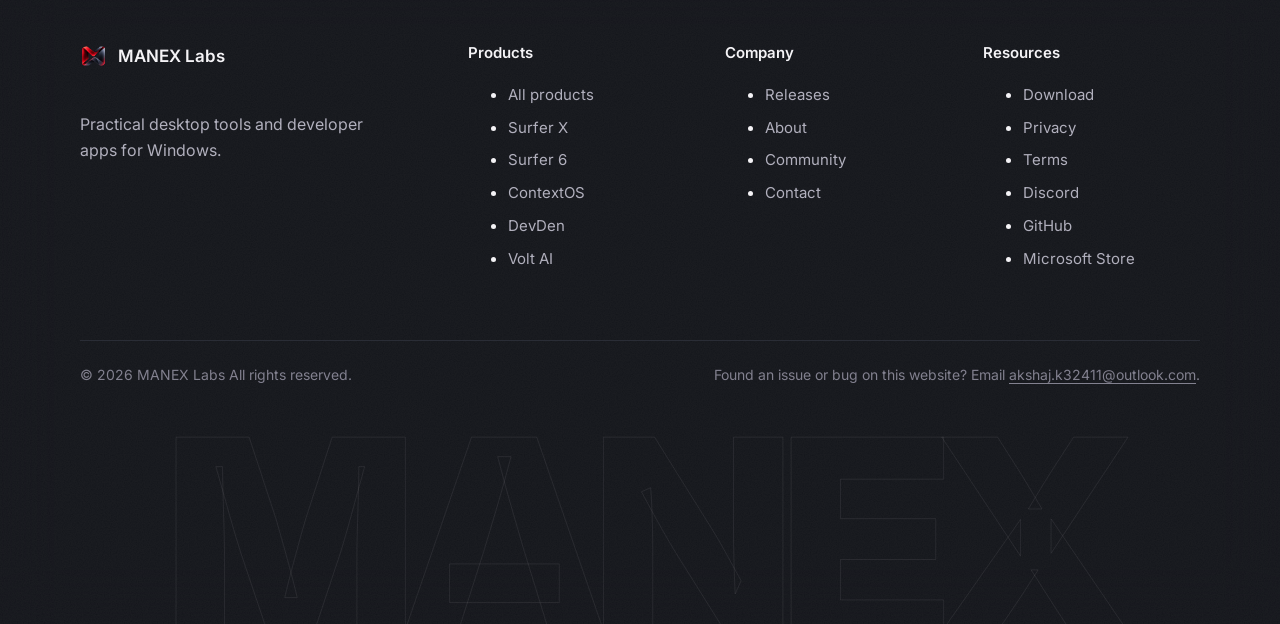
<file: resources.html>
<!DOCTYPE html>
<html lang="en">
<head>
    <meta name="google-site-verification" content="mHJNDv8RBPXiSzrul7kGbyPWmKvSy2_yMdU9v67b-m4" />
    <meta charset="UTF-8">
    <meta name="viewport" content="width=device-width, initial-scale=1.0">
    <title>Releases | MANEX Labs</title>
    <meta name="description" content="Release history for MANEX Labs apps: Surfer, ContextOS, DevDen, Volt and more, newest first." />
    <meta name="theme-color" content="#0d0a0a" />
    <meta property="og:title" content="Releases | MANEX Labs" />
    <meta property="og:description" content="Release history for MANEX Labs apps: Surfer, ContextOS, DevDen, Volt and more, newest first." />
    <meta property="og:type" content="website" />
    <meta property="og:url" content="https://manextech.s.gy/community.html" />
    <link rel="canonical" href="https://manextech.s.gy/community.html" />
    <link rel="icon" href="assets/logo.png" type="image/png">
    <link rel="shortcut icon" href="assets/logo.png" type="image/png">
    <link rel="apple-touch-icon" href="assets/logo.png">
    <link rel="preconnect" href="https://fonts.googleapis.com">
    <link rel="preconnect" href="https://fonts.gstatic.com" crossorigin>
    <link href="https://fonts.googleapis.com/css2?family=Inter:wght@400;500;600;700&display=swap" rel="stylesheet"/>
    <script type="application/ld+json">
{
  "@context": "https://schema.org",
  "@graph": [
    {
      "@type": "Organization",
      "@id": "https://manextech.s.gy/#organization",
      "name": "MANEX Labs",
      "url": "https://manextech.s.gy/",
      "logo": "https://manextech.s.gy/assets/logo.png",
      "foundingDate": "2020-11-20",
      "sameAs": [
        "https://github.com/MANEX-Inc",
        "https://discord.gg/GRSvEkccnQ"
      ]
    },
    {
      "@type": "CollectionPage",
      "@id": "https://manextech.s.gy/community.html",
      "name": "MANEX Labs community",
      "about": {
        "@id": "https://manextech.s.gy/#organization"
      }
    }
  ]
}
    </script>
    <link rel="stylesheet" href="assets/styles.css">
</head>
<body>
    <header>
        <nav class="topbar">
            <div class="wrap">
                <a class="nav-logo" href="index.html">
                    <img src="assets/logo.png" alt="MANEX Labs logo" />
                    <span>MANEX Labs</span>
                </a>
                <button class="nav-toggle" type="button" aria-label="Open menu" aria-expanded="false" aria-controls="site-nav"><span></span><span></span></button>
                <ul class="nav-links" id="site-nav">
                    <li><a class="nav-item" href="index.html">Home</a></li>
                    <li><a class="nav-item" href="products.html">Products</a></li>
                    <li><a class="nav-item active" href="releases.html" aria-current="page">Releases</a></li>
                    <li><a class="nav-item" href="about.html">About</a></li>
                    <li><a class="nav-item" href="community.html">Community</a></li>
                    <li><a class="nav-item" href="cation.html">Cation</a></li>
                    <li><a class="nav-item nav-cta" href="download.html">Download</a></li>
                </ul>
            </div>
        </nav>
    </header>
    <main>
        <section class="hero">
            <div class="wrap">
                <span class="eyebrow">Releases</span>
                <h1>Release history</h1>
                <p class="lede">A record of confirmed releases and updates for MANEX Labs apps, newest first.</p>
            </div>
        </section>
        <section class="section">
            <div class="wrap">
                <ul class="timeline">
                    <li><span class="when">19 October 2026</span><span class="what">ContextOS: Initial release<span class="note">A local-first workspace for projects, tasks, notes, and coursework.</span></span></li>
                    <li><span class="when">5 October 2026</span><span class="what">Surfer X: Bug fixes release<span class="note">Bug fixes and lag reductions for the lightweight browser.</span></span></li>
                    <li><span class="when">29 September 2026</span><span class="what">DevDen: Initial release<span class="note">A lightweight local development workspace for Windows.</span></span></li>
                    <li><span class="when">26 September 2026</span><span class="what">Surfer 6: Design updates release<span class="note">Design updates to the tabbed browser.</span></span></li>
                    <li><span class="when">21–23 May 2026</span><span class="what">MANEX Labs: New website and Taskora<span class="note">A refreshed public presence and a new product launch.</span></span></li>
                    <li><span class="when">7 May 2026</span><span class="what">Surfer 4.0: Major version update<span class="note">A major version update to Surfer.</span></span></li>
                    <li><span class="when">6–8 April 2026</span><span class="what">Surfer 3.0, Sodium v26, Calc 2.0: Spring release cycle<span class="note">Three releases shipped in the same cycle.</span></span></li>
                    <li><span class="when">January 2026</span><span class="what">Volt: Launch<span class="note">The AI assistant launched alongside the Sodium v25 release.</span></span></li>
                </ul>
                <div class="btn-row"><a class="btn btn-outline" href="products.html">Browse all products</a></div>
            </div>
        </section>
    </main>

    <footer>
        <div class="wrap">
            <div class="footer-top">
                <div class="footer-brand">
                    <div class="hero-brand"><img src="assets/logo.png" alt="" style="width:26px;height:26px;" /><span>MANEX Labs</span></div>
                    <p>Practical desktop tools and developer apps for Windows.</p>
                </div>
                <div class="footer-col">
                    <h4>Products</h4>
                    <ul>
                        <li><a href="products.html">All products</a></li>
                        <li><a href="https://apps.microsoft.com/detail/9ncp4wxvtqsq" target="_blank" rel="noopener">Surfer X</a></li>
                        <li><a href="https://apps.microsoft.com/detail/9n2dh5jwst6z" target="_blank" rel="noopener">Surfer 6</a></li>
                        <li><a href="https://apps.microsoft.com/detail/9p7qc5qmm44f" target="_blank" rel="noopener">ContextOS</a></li>
                        <li><a href="https://apps.microsoft.com/detail/9n4m2wml2n27" target="_blank" rel="noopener">DevDen</a></li>
                        <li><a href="https://volt-manex.vercel.app" target="_blank" rel="noopener">Volt AI</a></li>
                    </ul>
                </div>
                <div class="footer-col">
                    <h4>Company</h4>
                    <ul>
                        <li><a href="releases.html">Releases</a></li>
                        <li><a href="about.html">About</a></li>
                        <li><a href="community.html">Community</a></li>
                        <li><a href="mailto:akshaj.k32411@outlook.com">Contact</a></li>
                    </ul>
                </div>
                <div class="footer-col">
                    <h4>Resources</h4>
                    <ul>
                        <li><a href="download.html">Download</a></li>
                        <li><a href="privacy.html">Privacy</a></li>
                        <li><a href="terms.html">Terms</a></li>
                        <li><a href="https://discord.gg/GRSvEkccnQ" target="_blank" rel="noopener">Discord</a></li>
                        <li><a href="https://github.com/MANEX-Inc" target="_blank" rel="noopener">GitHub</a></li>
                        <li><a href="https://apps.microsoft.com/search/publisher?name=MANEX-Inc." target="_blank" rel="noopener">Microsoft Store</a></li>
                    </ul>
                </div>
            </div>
            <div class="footer-bottom">
                <p>© 2026 MANEX Labs All rights reserved.</p>
                <p>Found an issue or bug on this website? Email <a href="mailto:akshaj.k32411@outlook.com">akshaj.k32411@outlook.com</a>.</p>
            </div>
        </div>
    </footer>
    <script src="assets/site.js" defer></script>
</body>
</html>
</file>
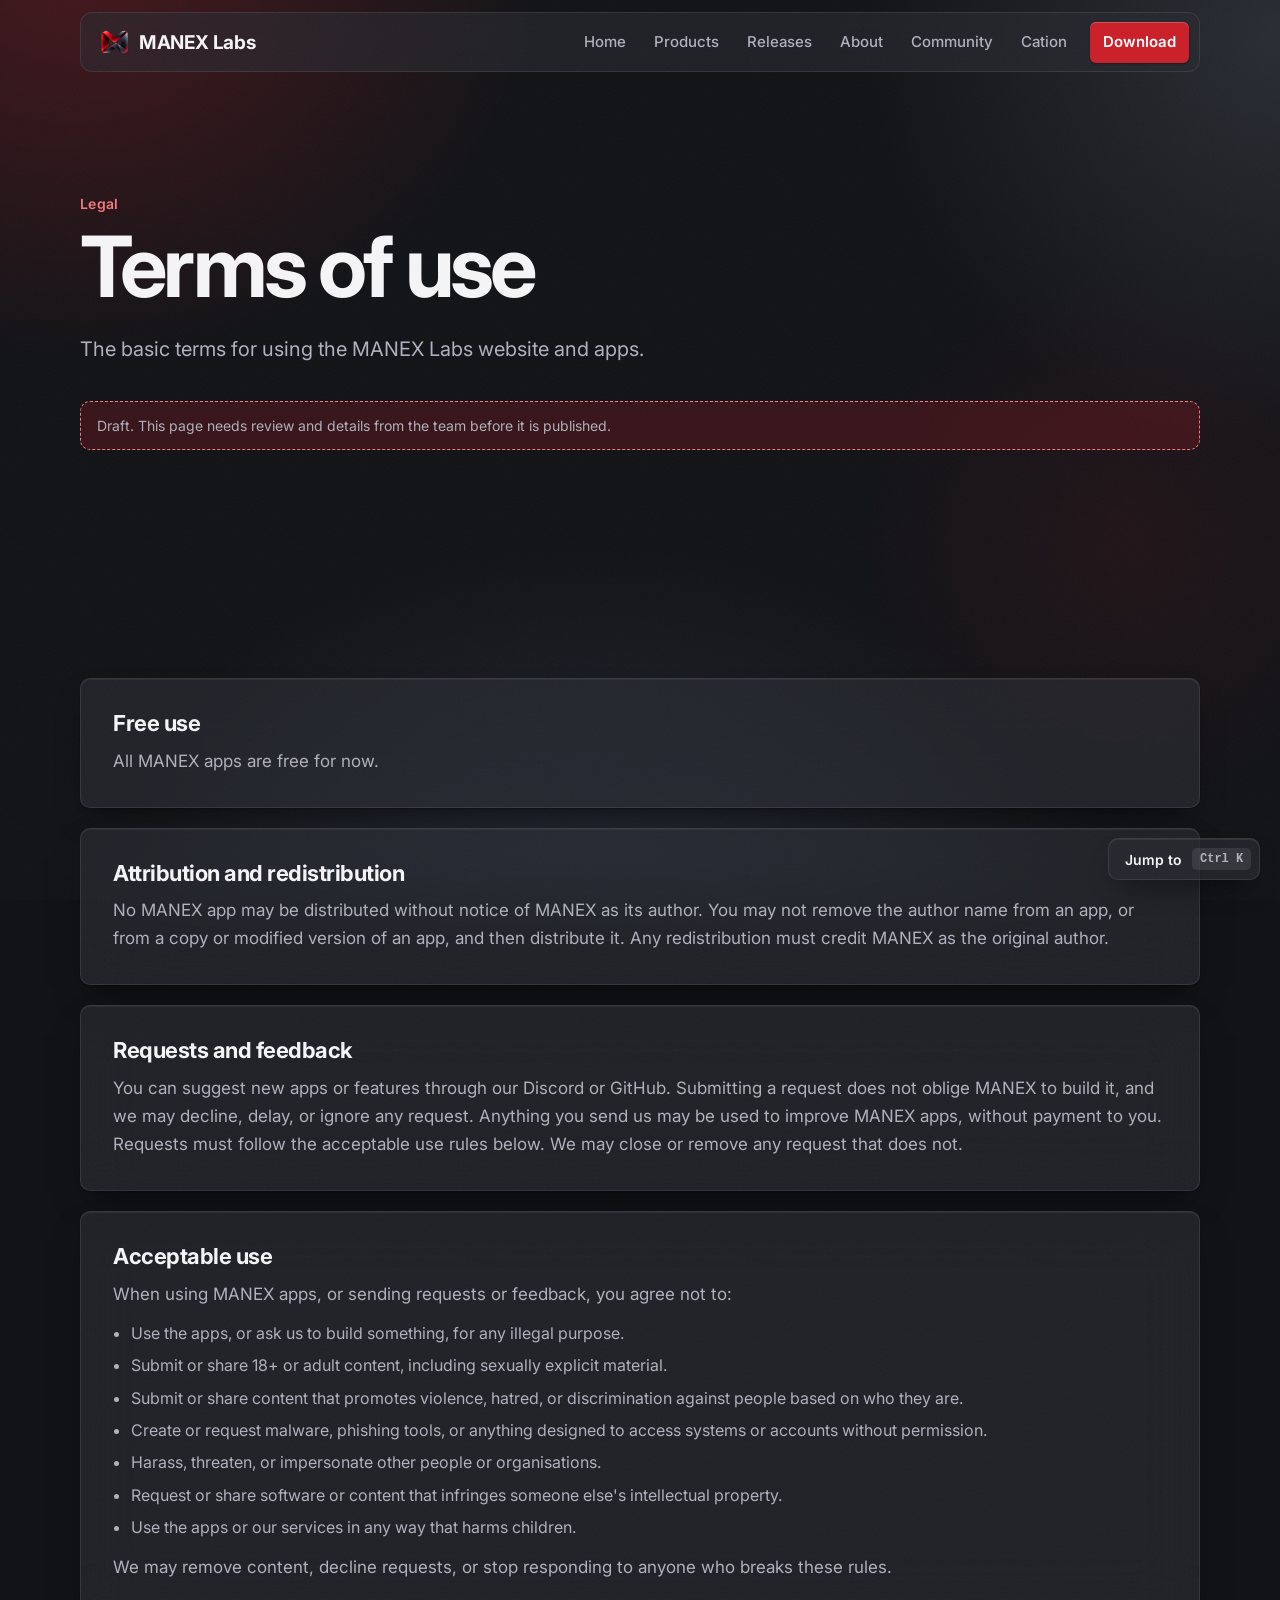
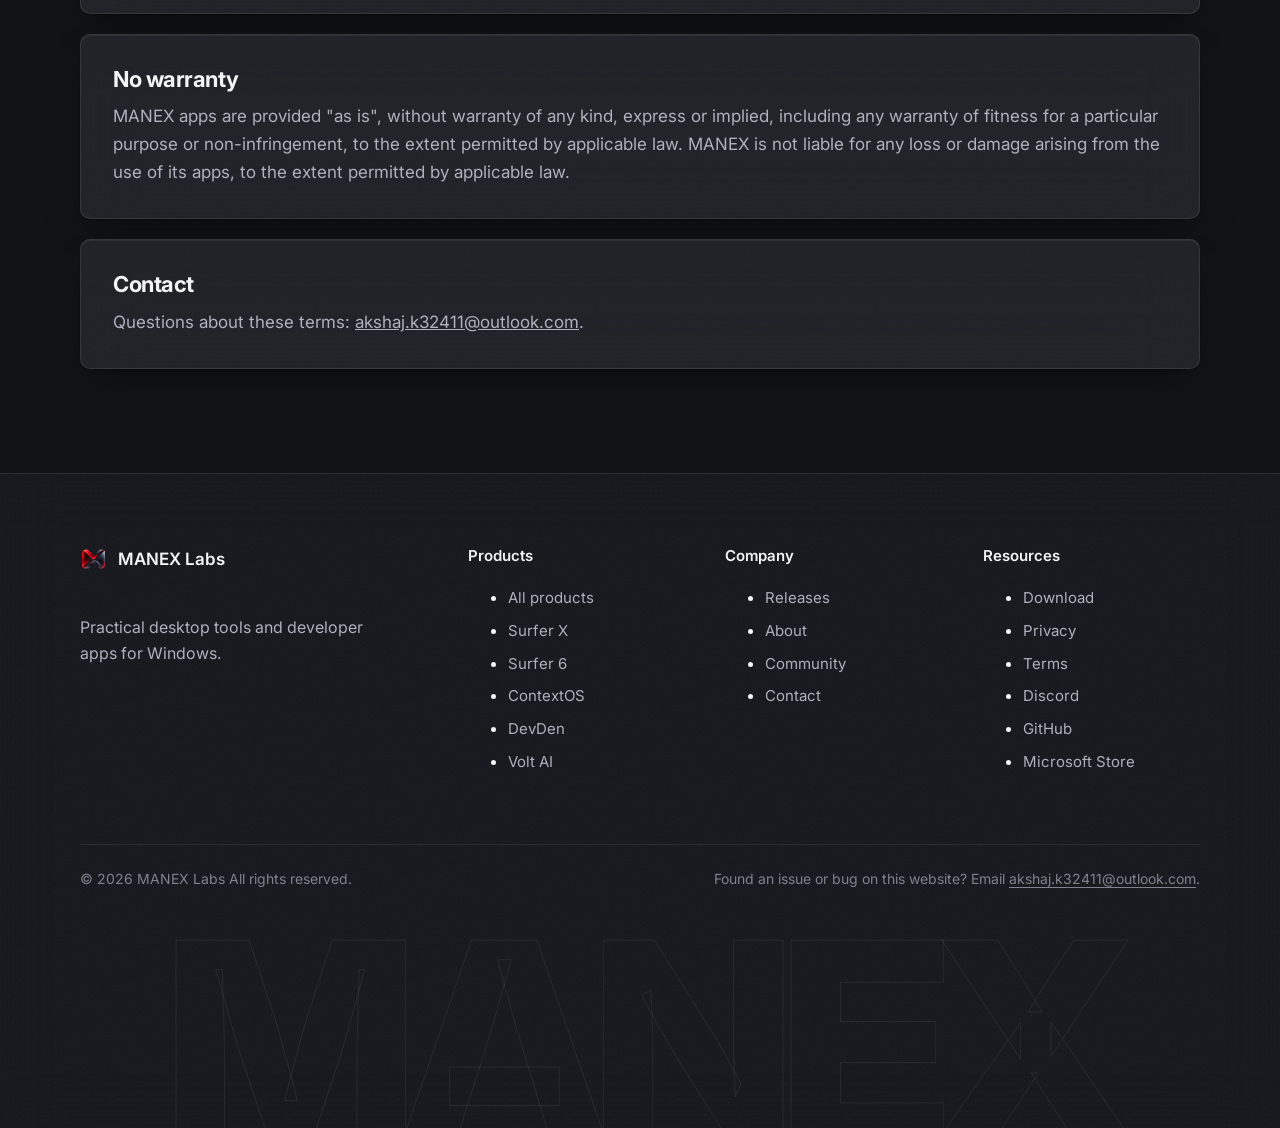
<file: terms.html>
<!DOCTYPE html>
<html lang="en">
<head>
    <meta name="google-site-verification" content="mHJNDv8RBPXiSzrul7kGbyPWmKvSy2_yMdU9v67b-m4" />
    <meta charset="UTF-8">
    <meta name="viewport" content="width=device-width, initial-scale=1.0">
    <title>Terms | MANEX Labs</title>
    <meta name="description" content="Terms of use for the MANEX Labs website and its Windows apps." />
    <meta name="theme-color" content="#0b0b0c" />
    <meta property="og:title" content="Terms | MANEX Labs" />
    <meta property="og:description" content="Terms of use for the MANEX Labs website and its Windows apps." />
    <meta property="og:type" content="website" />
    <meta property="og:url" content="https://manextech.s.gy/community.html" />
    <link rel="canonical" href="https://manextech.s.gy/community.html" />
    <link rel="icon" href="assets/logo.png" type="image/png">
    <link rel="shortcut icon" href="assets/logo.png" type="image/png">
    <link rel="apple-touch-icon" href="assets/logo.png">
    <link rel="preconnect" href="https://fonts.googleapis.com">
    <link rel="preconnect" href="https://fonts.gstatic.com" crossorigin>
    <link href="https://fonts.googleapis.com/css2?family=Inter:wght@400;500;600;700;800&display=swap" rel="stylesheet"/>
    <script type="application/ld+json">
{
  "@context": "https://schema.org",
  "@graph": [
    {
      "@type": "Organization",
      "@id": "https://manextech.s.gy/#organization",
      "name": "MANEX Labs",
      "url": "https://manextech.s.gy/",
      "logo": "https://manextech.s.gy/assets/logo.png",
      "foundingDate": "2020-11-20",
      "sameAs": [
        "https://github.com/MANEX-Inc",
        "https://discord.gg/GRSvEkccnQ"
      ]
    },
    {
      "@type": "CollectionPage",
      "@id": "https://manextech.s.gy/community.html",
      "name": "MANEX Labs community",
      "about": {
        "@id": "https://manextech.s.gy/#organization"
      }
    }
  ]
}
    </script>
    <link rel="stylesheet" href="assets/styles.css?v=11">
</head>
<body>
    <header>
        <input type="checkbox" id="nav-check" class="nav-check" aria-hidden="true" />
        <nav class="topbar">
            <div class="wrap">
                <a class="nav-logo" href="index.html">
                    <img src="assets/logo.png" alt="MANEX Labs logo" />
                    <span>MANEX Labs</span>
                </a>
                <label class="nav-toggle" for="nav-check" aria-label="Open menu"><span></span><span></span></label>
                <ul class="nav-links" id="site-nav">
                    <li><a class="nav-item" href="index.html">Home</a></li>
                    <li><a class="nav-item" href="products.html">Products</a></li>
                    <li><a class="nav-item" href="releases.html">Releases</a></li>
                    <li><a class="nav-item" href="about.html">About</a></li>
                    <li><a class="nav-item" href="community.html">Community</a></li>
                    <li><a class="nav-item" href="cation.html">Cation</a></li>
                    <li><a class="nav-item nav-cta" href="download.html">Download</a></li>
                </ul>
            </div>
        </nav>
    </header>
    <main>
        <section class="hero">
            <div class="wrap">
                <span class="eyebrow">Legal</span>
                <h1>Terms of use</h1>
                <p class="lede">The basic terms for using the MANEX Labs website and apps.</p>
            <div class="draft-note">Draft. This page needs review and details from the team before it is published.</div>
            </div>
        </section>
        <section class="section">
            <div class="wrap">
                <div class="card">
                    <h3>Free use</h3>
                    <p>All MANEX apps are free for now.</p>
                </div>
                <div class="card">
                    <h3>Attribution and redistribution</h3>
                    <p>No MANEX app may be distributed without notice of MANEX as its author. You may not remove the author name from an app, or from a copy or modified version of an app, and then distribute it. Any redistribution must credit MANEX as the original author.</p>
                </div>
                <div class="card">
                    <h3>Requests and feedback</h3>
                    <p>You can suggest new apps or features through our Discord or GitHub. Submitting a request does not oblige MANEX to build it, and we may decline, delay, or ignore any request. Anything you send us may be used to improve MANEX apps, without payment to you.</p>
                    <p>Requests must follow the acceptable use rules below. We may close or remove any request that does not.</p>
                </div>
                <div class="card">
                    <h3>Acceptable use</h3>
                    <p>When using MANEX apps, or sending requests or feedback, you agree not to:</p>
                    <ul>
                        <li>Use the apps, or ask us to build something, for any illegal purpose.</li>
                        <li>Submit or share 18+ or adult content, including sexually explicit material.</li>
                        <li>Submit or share content that promotes violence, hatred, or discrimination against people based on who they are.</li>
                        <li>Create or request malware, phishing tools, or anything designed to access systems or accounts without permission.</li>
                        <li>Harass, threaten, or impersonate other people or organisations.</li>
                        <li>Request or share software or content that infringes someone else's intellectual property.</li>
                        <li>Use the apps or our services in any way that harms children.</li>
                    </ul>
                    <p>We may remove content, decline requests, or stop responding to anyone who breaks these rules.</p>
                </div>
                <div class="card">
                    <h3>No warranty</h3>
                    <p>MANEX apps are provided "as is", without warranty of any kind, express or implied, including any warranty of fitness for a particular purpose or non-infringement, to the extent permitted by applicable law. MANEX is not liable for any loss or damage arising from the use of its apps, to the extent permitted by applicable law.</p>
                </div>
                <div class="card">
                    <h3>Contact</h3>
                    <p>Questions about these terms: <a href="mailto:akshaj.k32411@outlook.com">akshaj.k32411@outlook.com</a>.</p>
                </div>
            </div>
        </section>
    </main>

    <footer>
        <div class="wrap">
            <div class="footer-top">
                <div class="footer-brand">
                    <div class="hero-brand"><img src="assets/logo.png" alt="" style="width:26px;height:26px;" /><span>MANEX Labs</span></div>
                    <p>Practical desktop tools and developer apps for Windows.</p>
                </div>
                <div class="footer-col">
                    <h4>Products</h4>
                    <ul>
                        <li><a href="products.html">All products</a></li>
                        <li><a href="https://apps.microsoft.com/detail/9ncp4wxvtqsq" target="_blank" rel="noopener">Surfer X</a></li>
                        <li><a href="https://apps.microsoft.com/detail/9n2dh5jwst6z" target="_blank" rel="noopener">Surfer 6</a></li>
                        <li><a href="https://apps.microsoft.com/detail/9p7qc5qmm44f" target="_blank" rel="noopener">ContextOS</a></li>
                        <li><a href="https://apps.microsoft.com/detail/9n4m2wml2n27" target="_blank" rel="noopener">DevDen</a></li>
                        <li><a href="https://volt-manex.vercel.app" target="_blank" rel="noopener">Volt AI</a></li>
                    </ul>
                </div>
                <div class="footer-col">
                    <h4>Company</h4>
                    <ul>
                        <li><a href="releases.html">Releases</a></li>
                        <li><a href="about.html">About</a></li>
                        <li><a href="community.html">Community</a></li>
                        <li><a href="mailto:akshaj.k32411@outlook.com">Contact</a></li>
                    </ul>
                </div>
                <div class="footer-col">
                    <h4>Resources</h4>
                    <ul>
                        <li><a href="download.html">Download</a></li>
                        <li><a href="privacy.html">Privacy</a></li>
                        <li><a href="terms.html">Terms</a></li>
                        <li><a href="https://discord.gg/GRSvEkccnQ" target="_blank" rel="noopener">Discord</a></li>
                        <li><a href="https://github.com/MANEX-Inc" target="_blank" rel="noopener">GitHub</a></li>
                        <li><a href="https://apps.microsoft.com/search/publisher?name=MANEX-Inc." target="_blank" rel="noopener">Microsoft Store</a></li>
                    </ul>
                </div>
            </div>
            <div class="footer-bottom">
                <p>© 2026 MANEX Labs All rights reserved.</p>
                <p>Found an issue or bug on this website? Email <a href="mailto:akshaj.k32411@outlook.com">akshaj.k32411@outlook.com</a>.</p>
            </div>
        </div>
    </footer>
    <script src="assets/site.js?v=10" defer></script>
</body>
</html>
</file>
<file: assets/styles.css>
/* MANEX Labs · shared stylesheet (v6)
   Graphite surfaces, one crimson signal. Bricolage Grotesque for voice, Figtree for reading. */
:root{
  color-scheme:dark;
  --ink:#0f1015; --ink-2:#15161d; --panel:#1a1b23; --panel-2:#20222b;
  --line:#2a2c37; --line-2:#3a3d4b;
  --text:#f4f3f6; --text-2:#b1b0bd; --text-3:#82818f;
  --crimson:#be2a32; --crimson-hi:#d93f46; --crimson-text:#ea7278; --crimson-soft:rgba(190,42,50,.14);
  --platinum:#d9d7e3;
  --font:"SF Pro Text","SF Pro Display",-apple-system,BlinkMacSystemFont,"Inter","Segoe UI Variable Text","Segoe UI",system-ui,sans-serif;
  --display:"SF Pro Display","SF Pro Text",-apple-system,BlinkMacSystemFont,"Inter","Segoe UI Variable Display","Segoe UI",system-ui,sans-serif;
  --mono:"Cascadia Mono","Cascadia Code",Consolas,ui-monospace,monospace;
  --ease:cubic-bezier(.2,.7,.2,1); --dur-fast:.16s; --dur:.28s;
  --shadow:0 30px 60px -30px rgba(0,0,0,.7);
}
*,*::before,*::after{box-sizing:border-box}
[hidden]{display:none!important}
html{scroll-behavior:smooth;scrollbar-color:var(--line-2) var(--ink);scrollbar-width:thin}
body{margin:0;min-height:100vh;font:17px/1.65 var(--font);color:var(--text);background:var(--ink);
  -webkit-font-smoothing:antialiased;overflow-x:hidden}
/* one soft crimson light at the top, nothing else moving behind the content */
body::before{content:"";position:fixed;inset:0 0 auto 0;height:70vh;z-index:-1;pointer-events:none;
  background:radial-gradient(60rem 28rem at 12% -8%,rgba(190,42,50,.22),transparent 70%),
             radial-gradient(40rem 22rem at 100% 0%,rgba(119,117,143,.14),transparent 70%)}
img{display:block;max-width:100%;height:auto}
a{color:inherit;transition:color var(--dur) var(--ease)}
p{margin:0 0 1em}
h1,h2,h3,h4{font-family:var(--display);line-height:1.12;margin:0 0 .5em;letter-spacing:-.02em;font-weight:700}
:focus-visible{outline:2px solid var(--crimson-hi);outline-offset:3px;border-radius:6px}
::selection{background:rgba(190,42,50,.5);color:#fff}
.wrap{width:min(1120px,100% - 3rem);margin-inline:auto}

/* ---------- Header ---------- */
header{position:sticky;top:0;z-index:50;background:rgba(15,16,21,.82);border-bottom:1px solid var(--line);
  backdrop-filter:blur(18px) saturate(140%);-webkit-backdrop-filter:blur(18px) saturate(140%)}
.topbar .wrap{display:flex;align-items:center;justify-content:space-between;gap:16px;min-height:68px}
.nav-logo{display:inline-flex;align-items:center;gap:10px;text-decoration:none;font:700 19px var(--display);letter-spacing:-.02em}
.nav-logo img{width:30px;height:30px;object-fit:contain}
.nav-links{display:flex;flex-wrap:wrap;align-items:center;gap:2px;margin:0;padding:0;list-style:none}
.nav-item{position:relative;display:inline-block;padding:8px 13px;border-radius:8px;color:var(--text-2);
  text-decoration:none;font-size:15px;font-weight:500;transition:color var(--dur-fast),background var(--dur-fast)}
.nav-item:hover{color:var(--text);background:rgba(255,255,255,.05)}
.nav-item.active{color:var(--text)}
.nav-item::after{content:"";position:absolute;left:13px;right:13px;bottom:2px;height:2px;border-radius:2px;
  background:var(--crimson);transform:scaleX(0);transform-origin:left;transition:transform var(--dur) var(--ease)}
.nav-item.active::after{transform:scaleX(1)}
.nav-item:hover::after{transform:scaleX(1)}
.nav-item.nav-cta{margin-left:8px;background:var(--crimson);color:#fff;font-weight:600}
.nav-item.nav-cta:hover{background:var(--crimson-hi)}
.nav-item.nav-cta::after{display:none}

/* ---------- Sections ---------- */
main>section,.section{padding:104px 0}
.section.alt,main>section.alt{background:var(--ink-2);border-block:1px solid var(--line)}
.section-head{max-width:660px;margin-bottom:52px}
.section-head h2,.section h2{font-size:clamp(30px,3.6vw,44px)}
.section-head p{color:var(--text-2);font-size:18px;margin:0}
.eyebrow{display:block;margin-bottom:10px;font-size:15px;font-weight:600;color:var(--crimson-text)}
.lede{font-size:20px;line-height:1.55;color:var(--text-2);max-width:56ch}

/* ---------- Hero (the one orchestrated moment) ---------- */
@keyframes rise{from{opacity:0;transform:translateY(22px)}to{opacity:1;transform:none}}
.hero{padding:120px 0 104px!important}
.hero-banner{position:relative;overflow:hidden;isolation:isolate}
.hero-bg{position:absolute;inset:0;z-index:-1;pointer-events:none;
  background:linear-gradient(180deg,rgba(15,16,21,.5),var(--ink) 96%),url("banner.png") center 30%/cover no-repeat;opacity:.9}
.hero-banner::after{content:"";position:absolute;inset:0;z-index:-1;pointer-events:none;
  background-image:linear-gradient(rgba(217,215,227,.05) 1px,transparent 1px),linear-gradient(90deg,rgba(217,215,227,.05) 1px,transparent 1px);
  background-size:72px 72px;-webkit-mask-image:radial-gradient(ellipse 70% 80% at 20% 30%,#000,transparent 75%);
  mask-image:radial-gradient(ellipse 70% 80% at 20% 30%,#000,transparent 75%)}
.hero-grid{display:grid;grid-template-columns:1.05fr .95fr;gap:64px;align-items:center}
.hero-brand{display:inline-flex;align-items:center;gap:12px;margin-bottom:28px;font:600 17px var(--display)}
.hero-brand img{width:40px;height:40px;object-fit:contain}
.hero h1{font-size:clamp(46px,6.6vw,86px);line-height:.98;letter-spacing:-.045em;font-weight:800;max-width:11ch;margin-bottom:26px}
.hero h1 .accent{color:inherit}
.hero .lede{margin:0 0 36px}
.hero-btns{display:flex;flex-wrap:wrap;gap:12px}
.hero-brand,.hero h1,.hero .lede,.hero-btns,.hero-visual{animation:rise .8s var(--ease) both}
.hero h1{animation-delay:.08s}.hero .lede{animation-delay:.18s}.hero-btns{animation-delay:.26s}.hero-visual{animation-delay:.34s}
.hero-visual{margin:0}
.hero-shot{padding:8px;border-radius:14px;background:var(--panel);border:1px solid var(--line-2);box-shadow:var(--shadow),0 0 0 1px rgba(255,255,255,.02) inset}
.hero-shot img{border-radius:8px;width:100%}
.hero-visual figcaption{margin-top:14px;font-size:14px;color:var(--text-3)}
.hero-note{font-size:14px;color:var(--text-3);margin-top:16px}

/* ---------- Buttons ---------- */
.btn{display:inline-flex;align-items:center;justify-content:center;min-height:46px;padding:0 24px;border-radius:10px;
  border:1px solid var(--line-2);background:transparent;color:var(--text);font:600 16px var(--font);text-decoration:none;cursor:pointer;
  transition:background var(--dur-fast),border-color var(--dur-fast),transform var(--dur-fast),color var(--dur-fast)}
.btn:hover{background:rgba(255,255,255,.06);border-color:var(--platinum)}
.btn:active{transform:scale(.98)}
.btn-primary{background:var(--crimson);border-color:var(--crimson);color:#fff}
.btn-primary:hover{background:var(--crimson-hi);border-color:var(--crimson-hi)}
.btn-outline{background:transparent}
.btn-light{background:var(--platinum);border-color:var(--platinum);color:var(--ink)}
.btn-light:hover{background:#fff;border-color:#fff}
.btn-row{display:flex;flex-wrap:wrap;gap:10px;margin-top:28px}

/* ---------- Anniversary band ---------- */
.anniv{padding:0!important}
.anniv-panel{display:flex;flex-wrap:wrap;align-items:center;gap:40px;padding:56px 0;border-block:1px solid var(--line);
  background:none;box-shadow:none}
.anniv .wrap{width:min(1120px,100% - 3rem)}
.anniv-num{font:800 clamp(120px,16vw,200px)/.8 var(--display);letter-spacing:-.07em;color:transparent;
  -webkit-text-stroke:2px var(--crimson);padding-right:8px}
.anniv-panel h2{font-size:clamp(26px,3vw,36px);margin-bottom:10px}
.anniv-panel p{color:var(--text-2);max-width:56ch}
.anniv-panel>div:last-child{flex:1 1 320px}
.anniv-panel .btn{margin-top:6px}

/* ---------- Principles: ruled columns, not cards ---------- */
.principles{display:grid;grid-template-columns:repeat(auto-fit,minmax(230px,1fr));border-top:1px solid var(--line-2)}
.principle{padding:28px 28px 32px 0;border-bottom:1px solid var(--line);border-radius:0;background:none}
.principle h3{font-size:21px;margin-bottom:10px}
.principle p{margin:0;color:var(--text-2);font-size:16px}
.principle .avatar{width:76px;height:76px;border-radius:50%;object-fit:cover;margin-bottom:16px;border:1px solid var(--line-2)}
.team-role{color:var(--crimson-text)!important;font-size:15px;font-weight:600}
.team-email{color:var(--text-2);font-size:14px;word-break:break-all}
.team-email:hover{color:var(--text)}

/* ---------- Apps ---------- */
.apps{display:grid;grid-template-columns:repeat(auto-fit,minmax(250px,1fr));gap:1px;background:var(--line);
  border:1px solid var(--line);border-radius:16px;overflow:hidden}
.app{display:flex;flex-direction:column;gap:10px;padding:32px 28px;text-decoration:none;background:var(--panel);
  transition:background var(--dur) var(--ease)}
a.app:hover{background:var(--panel-2);color:inherit}
.app-name{font:700 26px/1.1 var(--display);letter-spacing:-.025em;color:var(--text)}
.app-desc{color:var(--text-2);font-size:16px}
.app-store{margin-top:auto;padding-top:18px;color:var(--crimson-text);font-weight:600;font-size:15px}
a.app:hover .app-store{color:#fff}

/* ---------- Volt ---------- */
.volt{display:flex;flex-wrap:wrap;align-items:center;justify-content:space-between;gap:32px;
  padding:48px;border-radius:20px;border:1px solid var(--line-2);
  background:linear-gradient(120deg,rgba(190,42,50,.16),rgba(26,27,35,.9) 55%)}
.volt h2{font-size:clamp(28px,3.2vw,40px)}
.volt-lead{color:var(--text-2);margin-bottom:20px;font-size:18px}
.chips{display:flex;flex-wrap:wrap;gap:8px}
.chip{padding:5px 14px;border-radius:999px;border:1px solid var(--line-2);font-size:14px;font-weight:500;color:var(--text-2)}

/* ---------- Timeline ---------- */
.timeline{list-style:none;margin:0;padding:0;border-top:1px solid var(--line-2)}
.timeline li{display:grid;grid-template-columns:220px 1fr;gap:24px;align-items:baseline;padding:22px 0;border-bottom:1px solid var(--line);
  transition:padding-left var(--dur) var(--ease)}
.timeline li:hover{padding-left:12px}
.when{color:var(--text-3);font-size:15px;font-variant-numeric:tabular-nums}
.what{font:600 22px var(--display);letter-spacing:-.02em}
.note{display:block;margin-top:4px;color:var(--text-2);font:400 15px var(--font)}

/* ---------- Steps ---------- */
.steps{display:grid;grid-template-columns:repeat(3,1fr);gap:0;margin:32px 0 0;border-top:1px solid var(--line-2)}
.step{padding:28px 28px 28px 0}
.step-num{display:block;margin-bottom:14px;font:600 14px/1 var(--mono);color:var(--crimson-text)}
.step h3{font-size:20px;margin-bottom:8px}
.step p{margin:0;color:var(--text-2);font-size:16px}

/* ---------- Cards (product / cation / download) ---------- */
.page-title{font-size:clamp(40px,5vw,64px);letter-spacing:-.04em;line-height:1.02;margin-bottom:14px}
.page-lead{font-size:20px;color:var(--text-2);max-width:60ch;margin-bottom:8px}
.card,.discord-embed,.showcase-visual{background:var(--panel);border:1px solid var(--line);border-radius:14px}
.card{padding:32px;margin-top:20px}
.card h3{font-size:22px}
.card p{color:var(--text-2);margin:0}
.card-lang{font-size:14px;color:var(--text-3)}
.card ul{margin:12px 0;padding-left:18px;color:var(--text-2);font-size:16px}
.card li{margin-bottom:6px}
.text-input{flex:1 1 220px;min-height:46px;padding:0 14px;border-radius:10px;border:1px solid var(--line-2);background:var(--ink);
  color:var(--text);font:inherit;transition:border-color var(--dur-fast),box-shadow var(--dur)}
.text-input:hover{border-color:var(--text-3)}
.text-input:focus{outline:none;border-color:var(--crimson);box-shadow:0 0 0 3px var(--crimson-soft)}
.status{font-size:15px;color:var(--text-2);min-height:1.6em}
.key-value{display:block;margin-top:12px;padding:12px 14px;border-radius:10px;background:var(--ink);border:1px solid var(--line);font:14px/1.5 var(--mono);word-break:break-all}
.code-block{margin:16px 0 0;padding:18px 20px;border-radius:12px;background:#0b0c10;color:var(--text-2);border:1px solid var(--line);
  font:13px/1.6 var(--mono);white-space:pre-wrap;word-break:break-all;overflow-x:auto}
.panel{margin-top:24px}
.draft-note{margin-top:16px;padding:12px 16px;border-radius:10px;border:1px dashed var(--crimson-text);background:var(--crimson-soft);color:var(--text-2);font-size:14px}

/* ---------- FAQ ---------- */
.faq{margin-top:24px;border-top:1px solid var(--line-2)}
.faq details{border-bottom:1px solid var(--line)}
.faq summary{position:relative;padding:20px 36px 20px 0;cursor:pointer;font:600 19px var(--display);letter-spacing:-.01em;list-style:none}
.faq summary:hover{color:var(--crimson-text)}
.faq summary::-webkit-details-marker{display:none}
.faq summary::after{content:"";position:absolute;right:8px;top:50%;width:8px;height:8px;margin-top:-6px;
  border-right:2px solid var(--crimson);border-bottom:2px solid var(--crimson);transform:rotate(45deg);transition:transform var(--dur) var(--ease)}
.faq details[open] summary::after{transform:rotate(-135deg);margin-top:-2px}
.faq details p{color:var(--text-2);max-width:65ch;padding-bottom:20px;margin:0}

/* ---------- Community ---------- */
.discord-embed{padding:8px;overflow:hidden}
.discord-embed iframe{display:block;width:100%;border:0;border-radius:10px}
.discord-fallback{padding:24px;text-align:center;color:var(--text-2)}
.story-more{background:none;border:0;padding:0;color:var(--crimson-text);font:inherit;font-weight:600;cursor:pointer}
.story-more:hover{color:#fff}

/* ---------- Products ---------- */
.product-shot{margin:48px 0 0}
.product-shot img{width:100%;border-radius:14px;border:1px solid var(--line-2);box-shadow:var(--shadow)}
.product-shot figcaption{margin-top:12px;font-size:14px;color:var(--text-3)}
.grid{display:grid;grid-template-columns:repeat(auto-fit,minmax(290px,1fr));gap:20px;margin-top:48px}
.grid .card{display:flex;flex-direction:column;margin-top:0;transition:border-color var(--dur),transform var(--dur) var(--ease)}
.grid .card:hover{border-color:var(--line-2);transform:translateY(-2px)}
.card-icon{display:grid;place-items:center;width:42px;height:42px;margin-bottom:18px;border-radius:10px;background:var(--crimson-soft);color:var(--crimson-text)}
.app-card h3{font-size:24px;margin-bottom:8px}
.app-features{margin:12px 0;padding-left:18px;color:var(--text-2);font-size:16px}
.app-features li{margin-bottom:6px}
.app-meta{margin-top:auto;padding-top:10px;font-size:14px;color:var(--text-3)}
.app-btn{margin-top:18px;align-self:flex-start}
.card-link{margin-top:auto;align-self:flex-start;color:var(--crimson-text);font-weight:600;text-decoration:none}
.card-link:hover{color:#fff}
.showcase{display:grid;grid-template-columns:1fr 1fr;gap:64px;align-items:center;margin-top:96px}
.showcase.reverse .showcase-text{order:2}
.showcase-text h3{font-size:clamp(26px,3vw,36px)}
.showcase-text p{color:var(--text-2);font-size:18px}
.showcase-text ul{padding-left:18px;color:var(--text-2)}
.showcase-text li{margin-bottom:6px}
.showcase-visual{display:grid;place-items:center;aspect-ratio:4/3;position:relative;border-radius:16px;
  background:radial-gradient(circle at 30% 20%,rgba(190,42,50,.18),var(--panel) 65%)}
.showcase-visual svg{width:96px;height:96px;color:var(--crimson)}
.cta-banner{display:flex;flex-wrap:wrap;align-items:center;justify-content:space-between;gap:24px;margin-top:96px;padding:48px;
  border-radius:20px;border:1px solid var(--line-2);background:linear-gradient(120deg,rgba(190,42,50,.2),var(--panel) 60%)}
.cta-banner h2{font-size:clamp(26px,3vw,36px);margin-bottom:6px}
.cta-banner p{margin:0;color:var(--text-2)}

/* ---------- Footer ---------- */
footer{margin-top:0;padding:72px 0 32px;background:var(--ink-2);border-top:1px solid var(--line)}
.footer-inner{width:min(1120px,100% - 3rem);margin-inline:auto}
.footer-top,.footer-cols{display:grid;grid-template-columns:1.6fr repeat(3,1fr);gap:40px}
.footer-brand p{color:var(--text-2);font-size:16px;max-width:32ch;margin-top:14px}
.footer-col h4{font:600 15px var(--font);color:var(--text);margin-bottom:14px;letter-spacing:0}
.footer-col a{display:block;padding:4px 0;color:var(--text-2);text-decoration:none;font-size:15px}
.footer-col a:hover{color:var(--crimson-text)}
.footer-bottom{margin-top:48px;padding-top:22px;border-top:1px solid var(--line);display:flex;flex-wrap:wrap;justify-content:space-between;gap:12px;font-size:14px;color:var(--text-3)}
.footer-bottom a{text-decoration:underline;text-underline-offset:3px}

/* ---------- Mobile menu (CSS only) ---------- */
.nav-check{position:absolute;width:1px;height:1px;opacity:0;pointer-events:none}
.nav-toggle{display:none;align-items:center;justify-content:center;flex-direction:column;gap:5px;width:42px;height:42px;padding:0;border-radius:10px;cursor:pointer;
  background:transparent;border:1px solid var(--line-2)}
.nav-toggle span{display:block;width:16px;height:2px;border-radius:2px;background:var(--text);transition:transform .3s var(--ease)}
.nav-check:checked~.topbar .nav-toggle span:nth-child(1){transform:translateY(3.5px) rotate(45deg)}
.nav-check:checked~.topbar .nav-toggle span:nth-child(2){transform:translateY(-3.5px) rotate(-45deg)}
.nav-check:focus-visible~.topbar .nav-toggle{outline:2px solid var(--crimson-hi);outline-offset:3px}

/* ---------- Scroll helpers (site.js) ---------- */
.scroll-progress{position:fixed;top:0;left:0;right:0;height:2px;z-index:70;transform-origin:0 50%;transform:scaleX(var(--sp,0));background:var(--crimson);pointer-events:none}
.js .reveal,.js .reveal-left,.js .reveal-right{opacity:0;transform:translate3d(0,24px,0);transition:opacity .7s var(--ease),transform .8s var(--ease)}
.js .reveal.in,.js .reveal-left.in,.js .reveal-right.in{opacity:1;transform:none}
.page-veil{position:fixed;inset:0;z-index:90;pointer-events:none;background:var(--ink);opacity:0;transition:opacity .35s var(--ease)}
.page-veil.on{opacity:1;pointer-events:auto}
.next-hint{position:fixed;left:50%;bottom:24px;z-index:80;overflow:hidden;min-width:200px;padding:10px 18px;border-radius:999px;text-align:center;
  background:var(--panel);border:1px solid var(--line-2);color:var(--text);font-size:14px;font-weight:500;opacity:0;pointer-events:none;
  transform:translate(-50%,16px);transition:opacity .25s var(--ease),transform .35s var(--ease)}
.next-hint.show{opacity:1;transform:translate(-50%,0)}
.next-hint::after{content:"";position:absolute;left:0;bottom:0;height:2px;width:calc(var(--p,0)*100%);background:var(--crimson)}

/* ---------- Responsive ---------- */
@media(max-width:900px){
  .hero-grid,.showcase{grid-template-columns:1fr;gap:40px}
  .showcase.reverse .showcase-text{order:0}
  .steps{grid-template-columns:1fr}
  .footer-top,.footer-cols{grid-template-columns:1fr 1fr}
}
@media(max-width:860px){
  .nav-toggle{display:inline-flex}
  .topbar .wrap{position:relative}
  .nav-links{display:none;position:absolute;top:calc(100% + 8px);right:0;flex-direction:column;align-items:stretch;gap:2px;min-width:220px;
    padding:8px;border-radius:14px;background:var(--panel);border:1px solid var(--line-2);box-shadow:var(--shadow)}
  .nav-check:checked~.topbar .nav-links{display:flex}
  .nav-item{display:block;padding:12px 14px}
  .nav-item.nav-cta{margin:4px 0 0;text-align:center}
}
@media(max-width:680px){
  .wrap,.footer-inner{width:min(1120px,100% - 2rem)}
  main>section,.section{padding:72px 0}
  .hero{padding:72px 0 64px!important}
  .timeline li{grid-template-columns:1fr;gap:4px}
  .volt,.cta-banner,.card{padding:28px}
  .footer-top,.footer-cols{grid-template-columns:1fr}
}
@media(prefers-reduced-motion:reduce){
  *,*::before,*::after{animation-duration:.01ms!important;transition-duration:.01ms!important;scroll-behavior:auto!important}
}

/* =====================================================
   Motion layer (v7): staged hero, spotlight, ticker, draw-ins
   ===================================================== */
@keyframes mask-up{from{clip-path:inset(0 0 100% 0);transform:translateY(40px)}to{clip-path:inset(-10% 0 -10% 0);transform:none}}
@keyframes sweep{from{transform:translateX(-120%)}to{transform:translateX(120%)}}
@keyframes ticker{from{transform:translateX(0)}to{transform:translateX(-50%)}}
@keyframes pop{from{opacity:0;transform:scale(.8) translateY(8px)}to{opacity:1;transform:none}}
@keyframes drift-a{from{transform:translate3d(0,0,0)}to{transform:translate3d(40px,30px,0)}}
@keyframes line-in{from{transform:scaleX(0)}to{transform:scaleX(1)}}
@keyframes pulse-dot{0%{box-shadow:0 0 0 0 rgba(217,63,70,.55)}100%{box-shadow:0 0 0 12px rgba(217,63,70,0)}}

/* Hero: headline unmasks, a slow crimson orb drifts, shot follows the pointer */
.hero h1{animation:mask-up 1s var(--ease) .1s both}
.hero-banner::before{content:"";position:absolute;width:38rem;height:38rem;left:-8rem;top:-10rem;z-index:-1;border-radius:50%;pointer-events:none;
  background:radial-gradient(circle,rgba(190,42,50,.28),transparent 65%);animation:drift-a 14s ease-in-out infinite alternate}
.hero-spot{position:absolute;inset:0;z-index:-1;pointer-events:none;opacity:0;transition:opacity .5s var(--ease);
  background:radial-gradient(420px circle at var(--mx,50%) var(--my,50%),rgba(217,63,70,.16),transparent 70%)}
.has-cursor .hero-spot{opacity:1}
.hero-shot{transform:perspective(1200px) rotateY(var(--ry,0deg)) rotateX(var(--rx,0deg));transition:transform .25s var(--ease);will-change:transform}

/* Ticker of product names under the hero */
.ticker{overflow:hidden;border-block:1px solid var(--line);background:var(--ink-2);padding:18px 0;
  -webkit-mask-image:linear-gradient(90deg,transparent,#000 10%,#000 90%,transparent);mask-image:linear-gradient(90deg,transparent,#000 10%,#000 90%,transparent)}
.ticker-track{display:flex;width:max-content;animation:ticker 32s linear infinite}
.ticker:hover .ticker-track{animation-play-state:paused}
.ticker span{display:inline-flex;align-items:center;gap:28px;padding-right:28px;font:600 22px var(--display);letter-spacing:-.02em;color:var(--text-3);white-space:nowrap}
.ticker span::after{content:"";width:7px;height:7px;border-radius:50%;background:var(--crimson)}

/* Buttons: light sweep on hover */
.btn{position:relative;overflow:hidden;isolation:isolate}
.btn::before{content:"";position:absolute;inset:0;z-index:-1;transform:translateX(-120%);
  background:linear-gradient(100deg,transparent 30%,rgba(255,255,255,.22) 50%,transparent 70%)}
.btn:hover::before{animation:sweep .7s var(--ease)}

/* Cards and app tiles: spotlight follows the cursor */
.app,.grid .card{position:relative;overflow:hidden}
.app::before,.grid .card::before{content:"";position:absolute;inset:0;pointer-events:none;opacity:0;transition:opacity .35s var(--ease);
  background:radial-gradient(320px circle at var(--x,50%) var(--y,50%),rgba(217,63,70,.14),transparent 70%)}
.app:hover::before,.grid .card:hover::before{opacity:1}
.app>*,.grid .card>*{position:relative}
.app-store{transition:transform var(--dur) var(--ease),color var(--dur)}
a.app:hover .app-store{transform:translateX(6px)}

/* Draw-in rules on principles and steps */
.principles,.steps,.timeline{border-top-color:transparent;position:relative}
.principles::before,.steps::before,.timeline::before{content:"";position:absolute;top:0;left:0;right:0;height:1px;background:var(--line-2);
  transform:scaleX(0);transform-origin:left;transition:transform 1.2s var(--ease)}
.principles.drawn::before,.steps.drawn::before,.timeline.drawn::before{transform:scaleX(1)}
.principle h3{transition:color var(--dur)}
.principle:hover h3{color:var(--crimson-text)}

/* Timeline: marker dot that pulses on hover */
.timeline li{position:relative}
.timeline li::before{content:"";position:absolute;left:-22px;top:34px;width:8px;height:8px;border-radius:50%;background:var(--line-2);
  transition:background var(--dur)}
.timeline li:hover::before{background:var(--crimson-hi);animation:pulse-dot 1.2s ease-out infinite}
.timeline{margin-left:22px}

/* Anniversary numeral fills with crimson as it arrives */
.anniv-num{background:linear-gradient(var(--crimson),var(--crimson)) no-repeat 0 100%/100% 0%;-webkit-background-clip:text;background-clip:text;
  transition:background-size 1.4s var(--ease)}
.anniv-panel.in-view .anniv-num,.anniv-panel.in .anniv-num{background-size:100% 100%}

/* Volt: chips pop in, button gently breathes */
.volt.in-view .chip{animation:pop .5s var(--ease) both}
.volt.in-view .chip:nth-child(2){animation-delay:.08s}.volt.in-view .chip:nth-child(3){animation-delay:.16s}.volt.in-view .chip:nth-child(4){animation-delay:.24s}
.chip{transition:border-color var(--dur),color var(--dur),transform var(--dur) var(--ease)}
.chip:hover{border-color:var(--crimson);color:var(--text);transform:translateY(-2px)}

/* Nav CTA and logo */
.nav-logo img{transition:transform .5s var(--ease)}
.nav-logo:hover img{transform:rotate(360deg)}
.nav-item.nav-cta{transition:background .2s,transform .2s var(--ease)}
.nav-item.nav-cta:hover{transform:translateY(-1px)}

/* Stronger scroll reveals with stagger from site.js */
.js .reveal{transform:translate3d(0,40px,0) scale(.985);transition:opacity .9s var(--ease),transform 1s cubic-bezier(.16,1,.3,1)}
.js .reveal-left{transform:translate3d(-48px,0,0)}.js .reveal-right{transform:translate3d(48px,0,0)}
.js .reveal.in,.js .reveal-left.in,.js .reveal-right.in{transform:none}

@media(max-width:900px){.hero-shot{transform:none!important}.timeline{margin-left:0}.timeline li::before{display:none}}
@media(prefers-reduced-motion:reduce){.ticker-track,.hero-banner::before{animation:none!important}.btn::before{display:none}}


/* =====================================================
   Glass layer (v8): mica wallpaper + acrylic panes
   ===================================================== */
:root{
  --glass:rgba(34,35,46,.52); --glass-strong:rgba(26,27,36,.78);
  --glass-edge:rgba(255,255,255,.14); --glass-line:rgba(216,214,226,.13);
  --sheen:linear-gradient(160deg,rgba(255,255,255,.10) 0%,rgba(255,255,255,.025) 42%,rgba(255,255,255,.05) 100%);
  --blur:blur(28px) saturate(150%);
}
h1,h2,h3,h4{letter-spacing:-.028em}
.hero h1{letter-spacing:-.05em;font-weight:700}
/* Mica: full-screen coloured light so the blur has something to show */
body::before{inset:0;height:auto;
  background:
   radial-gradient(60vmax 60vmax at 6% 0%,rgba(190,42,50,.42),transparent 70%),
   radial-gradient(48vmax 48vmax at 98% 10%,rgba(150,147,176,.28),transparent 70%),
   radial-gradient(56vmax 56vmax at 62% 100%,rgba(60,62,84,.9),transparent 72%),
   radial-gradient(30vmax 30vmax at 82% 58%,rgba(190,42,50,.14),transparent 70%)}
body::after{content:"";position:fixed;inset:0;z-index:-1;pointer-events:none;opacity:.045;
  background-image:url("data:image/svg+xml,%3Csvg xmlns='http://www.w3.org/2000/svg' width='160' height='160'%3E%3Cfilter id='n'%3E%3CfeTurbulence type='fractalNoise' baseFrequency='.9' numOctaves='3' stitchTiles='stitch'/%3E%3C/filter%3E%3Crect width='100%25' height='100%25' filter='url(%23n)'/%3E%3C/svg%3E")}
.section.alt,main>section.alt{background:rgba(255,255,255,.02)}

/* Acrylic panes */
.principle,.app,.card,.step,.volt,.cta-banner,.showcase-visual,.discord-embed,.hero-shot,.next-hint,.nav-links,.key-value{
  background-color:var(--glass);background-image:var(--sheen);
  border:1px solid var(--glass-line);
  backdrop-filter:var(--blur);-webkit-backdrop-filter:var(--blur);
  box-shadow:0 26px 60px -26px rgba(0,0,0,.7),inset 0 1px 0 var(--glass-edge),inset 0 0 0 1px rgba(255,255,255,.015)}
.principle,.app,.card,.step{border-radius:20px}
.volt,.cta-banner{border-radius:24px;background-image:linear-gradient(120deg,rgba(190,42,50,.26),rgba(255,255,255,.04) 60%)}
.hero-shot{border-radius:20px;padding:10px}

/* Cards instead of ruled columns */
.principles{gap:16px;border-top:0}
.principles::before,.steps::before{display:none}
.principle{padding:28px}
.steps{gap:16px;border-top:0}
.step{padding:28px}
.apps{gap:16px;background:none;border:0;border-radius:0;overflow:visible}
.app{padding:28px;transition:transform var(--dur) var(--ease),border-color var(--dur),box-shadow var(--dur)}
a.app:hover{background-color:rgba(44,45,60,.62);transform:translateY(-4px);border-color:rgba(150,147,176,.4);
  box-shadow:0 34px 70px -26px rgba(0,0,0,.75),inset 0 1px 0 rgba(255,255,255,.2)}
.grid .card:hover{border-color:rgba(150,147,176,.4);box-shadow:0 34px 70px -26px rgba(0,0,0,.75),inset 0 1px 0 rgba(255,255,255,.2)}
.showcase-visual{background-image:radial-gradient(circle at 30% 20%,rgba(190,42,50,.24),transparent 65%),var(--sheen)}

/* Timeline rows as glass strips */
.timeline{border-top:0;margin-left:0;display:grid;gap:10px}
.timeline::before{display:none}
.timeline li{padding:20px 24px;border:1px solid var(--glass-line);border-radius:16px;background-color:var(--glass);background-image:var(--sheen);
  backdrop-filter:var(--blur);-webkit-backdrop-filter:var(--blur);box-shadow:inset 0 1px 0 var(--glass-edge)}
.timeline li:hover{padding-left:24px;border-color:rgba(150,147,176,.4);background-color:rgba(44,45,60,.6)}
.timeline li::before{display:none}

/* Bars: header, footer, ticker, mobile menu */
header{background-color:var(--glass-strong);background-image:linear-gradient(180deg,rgba(255,255,255,.07),transparent);
  backdrop-filter:blur(36px) saturate(160%);-webkit-backdrop-filter:blur(36px) saturate(160%);box-shadow:inset 0 -1px 0 rgba(255,255,255,.04)}
footer{background-color:var(--glass-strong);background-image:linear-gradient(180deg,rgba(255,255,255,.05),transparent);
  backdrop-filter:blur(36px) saturate(150%);-webkit-backdrop-filter:blur(36px) saturate(150%)}
.ticker{background:rgba(255,255,255,.03);backdrop-filter:blur(20px);-webkit-backdrop-filter:blur(20px)}
.nav-links{border-radius:18px}
.nav-item.nav-cta{box-shadow:0 8px 22px -10px rgba(190,42,50,.8),inset 0 1px 0 rgba(255,255,255,.25)}
.btn{backdrop-filter:blur(12px);-webkit-backdrop-filter:blur(12px)}
.btn-outline,.btn:not(.btn-primary):not(.btn-light){background:rgba(255,255,255,.06);border-color:var(--glass-line);box-shadow:inset 0 1px 0 var(--glass-edge)}
.btn-primary{box-shadow:0 10px 26px -12px rgba(190,42,50,.9),inset 0 1px 0 rgba(255,255,255,.28)}
.chip{background:rgba(190,42,50,.14);backdrop-filter:blur(10px);-webkit-backdrop-filter:blur(10px)}
.text-input{background:rgba(0,0,0,.28);backdrop-filter:blur(10px)}
.anniv-panel{border-radius:0}
@media(max-width:900px){.principle,.app,.card,.step{backdrop-filter:blur(18px) saturate(140%);-webkit-backdrop-filter:blur(18px) saturate(140%)}}

/* =====================================================
   v9: floating glass nav, aurora, glow borders, split headlines
   ===================================================== */
@property --ang{syntax:"<angle>";initial-value:0deg;inherits:false}
@keyframes spin{to{--ang:360deg}}
@keyframes aurora{0%{transform:translate3d(0,0,0) scale(1)}50%{transform:translate3d(-3%,2%,0) scale(1.06)}100%{transform:translate3d(2%,-2%,0) scale(1.03)}}
@keyframes orb-a{from{transform:translate3d(0,0,0)}to{transform:translate3d(-24px,30px,0)}}
@keyframes orb-b{from{transform:translate3d(0,0,0)}to{transform:translate3d(30px,-26px,0)}}
@keyframes page-in{from{opacity:0}to{opacity:1}}

body{animation:page-in .5s var(--ease)}
body.leaving{opacity:0;transition:opacity .28s var(--ease)}
body::before{animation:aurora 24s ease-in-out infinite alternate;will-change:transform}

/* Floating glass pill nav */
header{top:0;background:none;border:0;box-shadow:none;backdrop-filter:none;-webkit-backdrop-filter:none;padding-top:14px;pointer-events:none}
.topbar .wrap{pointer-events:auto;width:min(1120px,100% - 2rem);min-height:62px;padding:0 10px 0 20px;border-radius:999px;
  background-color:rgba(26,27,36,.62);background-image:var(--sheen);border:1px solid var(--glass-line);
  backdrop-filter:blur(30px) saturate(170%);-webkit-backdrop-filter:blur(30px) saturate(170%);
  box-shadow:0 18px 44px -18px rgba(0,0,0,.75),inset 0 1px 0 var(--glass-edge)}
.nav-item{border-radius:999px}
.nav-item::after{display:none}
.nav-item.active{background:rgba(255,255,255,.09);box-shadow:inset 0 1px 0 rgba(255,255,255,.12)}
.nav-toggle{border-radius:999px}

/* Hero: glass orbs */
.orb{position:absolute;z-index:-1;border-radius:50%;pointer-events:none;
  background:radial-gradient(circle at 30% 28%,rgba(255,255,255,.22),rgba(190,42,50,.2) 38%,rgba(190,42,50,.04) 70%);
  border:1px solid rgba(255,255,255,.12);backdrop-filter:blur(6px);-webkit-backdrop-filter:blur(6px);box-shadow:inset 0 2px 0 rgba(255,255,255,.2)}
.orb-a{width:150px;height:150px;right:6%;top:9%;animation:orb-a 9s ease-in-out infinite alternate}
.orb-b{width:84px;height:84px;left:44%;bottom:7%;animation:orb-b 11s ease-in-out infinite alternate}

/* Glowing travelling border on the featured glass */
.hero-shot,.volt,.cta-banner{position:relative}
.hero-shot::after,.volt::after,.cta-banner::after{content:"";position:absolute;inset:-1px;border-radius:inherit;padding:1.5px;pointer-events:none;
  background:conic-gradient(from var(--ang),transparent 0 62%,rgba(234,114,120,.95) 80%,transparent 100%);
  -webkit-mask:linear-gradient(#000 0 0) content-box,linear-gradient(#000 0 0);-webkit-mask-composite:xor;mask:linear-gradient(#000 0 0) content-box exclude,linear-gradient(#000 0 0);
  animation:spin 7s linear infinite}

/* Headline words rise from a mask (added by site.js) */
.split .w{display:inline-block;overflow:hidden;vertical-align:top;padding-bottom:.14em;margin-bottom:-.14em}
.split .w>span{display:inline-block;transform:translateY(112%);transition:transform .9s var(--ease);transition-delay:calc(var(--i)*55ms)}
.split.go .w>span{transform:none}

/* Magnetic buttons */
.btn-primary,.nav-item.nav-cta{transition:background .2s,transform .25s var(--ease),box-shadow .3s}
.magnet{will-change:transform}

/* Glass tiles get a faint animated edge on hover */
a.app:hover,.grid .card:hover{border-color:rgba(164,169,184,.45)}

@media(max-width:860px){header{padding-top:10px}.topbar .wrap{padding:0 8px 0 16px}.orb{display:none}}
@media(prefers-reduced-motion:reduce){body::before,.orb,.hero-shot::after,.volt::after,.cta-banner::after{animation:none!important}.split .w>span{transform:none;transition:none}}


/* =====================================================
   v10 PEAK: bento, palette, cursor, scroll-driven depth, wordmark
   ===================================================== */
h1,h2,h3,.lede,.section-head p{text-wrap:balance}
p,li{text-wrap:pretty}
html{scroll-padding-top:96px}

/* Headline: platinum gradient fill */
.hero h1{background:linear-gradient(180deg,#fff 25%,#bdbad0 100%);-webkit-background-clip:text;background-clip:text;color:transparent;padding-bottom:.08em}

/* Primary button: living crimson gradient */
.btn-primary,.nav-item.nav-cta{background-image:linear-gradient(110deg,#aa232a 0%,#d93f46 50%,#aa232a 100%);background-size:220% 100%;background-position:0 0;transition:background-position .7s var(--ease),transform .25s var(--ease),box-shadow .3s}
.btn-primary:hover,.nav-item.nav-cta:hover{background-image:linear-gradient(110deg,#aa232a 0%,#d93f46 50%,#aa232a 100%);background-position:100% 0}

/* Bento apps */
.apps.bento{grid-template-columns:repeat(4,1fr);grid-auto-rows:minmax(170px,auto)}
.bento .app:nth-child(1){grid-column:span 2;grid-row:span 2;padding:40px;justify-content:flex-end;
  background-image:radial-gradient(circle at 85% 12%,rgba(217,63,70,.38),transparent 55%),var(--sheen)}
.bento .app:nth-child(1) .app-name{font-size:clamp(40px,5vw,64px);letter-spacing:-.04em}
.bento .app:nth-child(1) .app-desc{font-size:18px;max-width:30ch}
.bento .app:nth-child(2){grid-column:span 2;background-image:radial-gradient(circle at 12% 110%,rgba(150,147,176,.3),transparent 55%),var(--sheen)}
.bento .app:nth-child(2) .app-name{font-size:32px}
.app{transform:perspective(900px) rotateX(var(--tx,0deg)) rotateY(var(--ty,0deg));transition:transform .2s var(--ease),translate .3s var(--ease),border-color var(--dur),box-shadow var(--dur),background-color var(--dur)}
a.app:hover{transform:perspective(900px) rotateX(var(--tx,0deg)) rotateY(var(--ty,0deg));translate:0 -4px}

/* Footer wordmark */
footer{position:relative;overflow:hidden;padding-bottom:calc(32px + clamp(80px,15vw,210px))}
footer::after{content:"MANEX";position:absolute;left:50%;bottom:-.2em;transform:translateX(-50%);white-space:nowrap;pointer-events:none;
  font:800 clamp(110px,22vw,320px)/1 var(--display);letter-spacing:-.065em;color:transparent;
  background:linear-gradient(180deg,rgba(255,255,255,.2),rgba(190,42,50,.05) 75%);-webkit-background-clip:text;background-clip:text;-webkit-text-stroke:1px rgba(255,255,255,.12)}
.footer-top,.footer-bottom{position:relative;z-index:1}

/* Hairline dividers glow at the centre */
.section.alt,main>section.alt{border-image:linear-gradient(90deg,transparent,rgba(164,169,184,.4),transparent) 1}

/* Scroll-driven depth (progressive: only where supported) */
@keyframes par-a{to{translate:0 -70px;opacity:.55}}
@keyframes par-b{to{translate:0 -36px;opacity:.4}}
@keyframes par-c{to{translate:0 90px}}
@supports (animation-timeline:scroll()){
  .hero-visual{animation:rise .8s var(--ease) .34s both,par-a linear both;animation-timeline:auto,scroll(root);animation-range:normal,0 760px}
  .hero-copy{animation:par-b linear both;animation-timeline:scroll(root);animation-range:0 760px}
  .orb-a{animation:orb-a 9s ease-in-out infinite alternate,par-c linear both;animation-timeline:auto,scroll(root);animation-range:normal,0 900px}
}

/* Glass cursor ring */
.cursor-ring{position:fixed;left:0;top:0;width:36px;height:36px;margin:-18px 0 0 -18px;border-radius:50%;pointer-events:none;z-index:200;opacity:0;
  border:1px solid rgba(255,255,255,.32);background:rgba(255,255,255,.04);transition:width .25s var(--ease),height .25s var(--ease),margin .25s var(--ease),background .25s,border-color .25s,opacity .3s}
.cursor-ring.on{opacity:1}
.cursor-ring.big{width:66px;height:66px;margin:-33px 0 0 -33px;background:rgba(190,42,50,.14);border-color:var(--crimson-hi)}

/* Floating dock: back to top + jump */
.dock{position:fixed;right:20px;bottom:20px;z-index:60;display:flex;flex-direction:column;align-items:flex-end;gap:10px}
.dock button{font:600 14px var(--font);color:var(--text);cursor:pointer;border:1px solid var(--glass-line);background-color:rgba(26,27,36,.66);background-image:var(--sheen);
  backdrop-filter:blur(24px) saturate(160%);-webkit-backdrop-filter:blur(24px) saturate(160%);box-shadow:0 14px 34px -14px rgba(0,0,0,.8),inset 0 1px 0 var(--glass-edge);
  transition:transform .25s var(--ease),opacity .3s,border-color .2s}
.dock button:hover{transform:translateY(-2px);border-color:rgba(234,114,120,.5)}
.dock .to-top{width:48px;height:48px;border-radius:50%;opacity:0;pointer-events:none;display:grid;place-items:center;font-size:18px}
.dock .to-top.show{opacity:1;pointer-events:auto}
.dock .jump{display:inline-flex;align-items:center;gap:10px;height:42px;padding:0 8px 0 16px;border-radius:999px}
.dock kbd{font:600 12px var(--mono);padding:4px 8px;border-radius:7px;background:rgba(255,255,255,.09);color:var(--text-2)}

/* Command palette */
.pal-back{position:fixed;inset:0;z-index:150;display:grid;place-items:start center;padding-top:16vh;background:rgba(8,8,12,.55);
  backdrop-filter:blur(10px);-webkit-backdrop-filter:blur(10px);opacity:0;pointer-events:none;transition:opacity .2s var(--ease)}
.pal-back.open{opacity:1;pointer-events:auto}
.pal{width:min(580px,100% - 2rem);border-radius:22px;overflow:hidden;background-color:rgba(28,29,40,.78);background-image:var(--sheen);border:1px solid var(--glass-line);
  backdrop-filter:blur(36px) saturate(170%);-webkit-backdrop-filter:blur(36px) saturate(170%);box-shadow:0 50px 100px -30px rgba(0,0,0,.9),inset 0 1px 0 var(--glass-edge);
  transform:translateY(-14px) scale(.97);transition:transform .3s var(--ease)}
.pal-back.open .pal{transform:none}
.pal input{width:100%;height:60px;padding:0 22px;border:0;border-bottom:1px solid var(--glass-line);background:transparent;color:var(--text);font:500 18px var(--font);outline:none}
.pal input::placeholder{color:var(--text-3)}
.pal ul{list-style:none;margin:0;padding:8px;max-height:min(50vh,380px);overflow:auto}
.pal li{display:flex;align-items:center;justify-content:space-between;gap:12px;padding:12px 14px;border-radius:12px;cursor:pointer;font-weight:500}
.pal li small{color:var(--text-3);font-size:13px;font-weight:500}
.pal li.act{background:rgba(255,255,255,.09);box-shadow:inset 0 1px 0 rgba(255,255,255,.1)}
.pal li.act small{color:var(--crimson-text)}
.pal-empty{padding:22px;text-align:center;color:var(--text-3)}

@media(max-width:900px){
  .apps.bento{grid-template-columns:1fr 1fr}
  .bento .app:nth-child(1){grid-column:span 2;grid-row:auto;padding:32px}
  .bento .app:nth-child(2){grid-column:span 2}
}
@media(max-width:560px){.apps.bento{grid-template-columns:1fr}.bento .app:nth-child(n){grid-column:auto}.dock kbd{display:none}.dock{right:14px;bottom:14px}}
@media(hover:none){.cursor-ring{display:none}}
@media(prefers-reduced-motion:reduce){.hero-visual,.hero-copy,.orb-a{animation:none!important}.app{transform:none!important}.cursor-ring{display:none}}

/* =====================================================
   v11: more crimson
   ===================================================== */
:root{
  --crimson:#ca212a; --crimson-hi:#ea3b43; --crimson-text:#f5797f; --crimson-soft:rgba(202,33,42,.2);
  --ink:#0d0f13; --ink-2:#13151a;
  --glass:rgba(37,39,45,.5); --glass-strong:rgba(22,23,26,.8);
  --glass-line:rgba(191,194,204,.18); --glass-edge:rgba(207,210,218,.22);
  --sheen:linear-gradient(160deg,rgba(179,183,196,.14) 0%,rgba(255,255,255,.02) 45%,rgba(202,33,42,.08) 100%);
  --line:#26282e; --line-2:#393c45;
}
/* Graphite mica wallpaper with a single logo-red glow */
body::before{background:
  radial-gradient(60vmax 60vmax at 4% -6%,rgba(229,36,44,.34),transparent 68%),
  radial-gradient(52vmax 52vmax at 100% 6%,rgba(168,174,192,.2),transparent 70%),
  radial-gradient(58vmax 58vmax at 58% 108%,rgba(70,76,94,.65),transparent 72%),
  radial-gradient(34vmax 34vmax at 84% 56%,rgba(229,36,44,.09),transparent 70%)}
.hero-bg{background:linear-gradient(180deg,rgba(30,32,38,.55),var(--ink) 96%),url("banner.png") center 30%/cover no-repeat}
.hero-banner::before{background:radial-gradient(circle,rgba(234,59,67,.4),transparent 65%)}
.hero-spot{background:radial-gradient(460px circle at var(--mx,50%) var(--my,50%),rgba(242,83,91,.24),transparent 70%)}

/* Headline fades into red */
.hero h1{background:linear-gradient(180deg,#fff 10%,#dcdee5 55%,#f14b53 105%);-webkit-background-clip:text;background-clip:text}
.anniv-num{-webkit-text-stroke:2px var(--crimson-hi);filter:drop-shadow(0 0 28px rgba(234,59,67,.55))}
.anniv-panel{background:linear-gradient(90deg,rgba(202,33,42,.16),transparent 70%)}

/* Red on structure */
header .topbar .wrap{border-color:rgba(179,183,196,.28);box-shadow:0 18px 44px -18px rgba(144,16,22,.7),inset 0 1px 0 var(--glass-edge)}
.nav-item.active{background:rgba(202,33,42,.28);color:#fff;box-shadow:inset 0 1px 0 rgba(207,210,218,.3),0 0 18px -4px rgba(234,59,67,.6)}
.nav-item:hover{background:rgba(202,33,42,.16)}
.scroll-progress{height:3px;background:linear-gradient(90deg,#3f434f,var(--crimson-hi),#c6cad4);box-shadow:0 0 14px rgba(234,59,67,.8)}
.eyebrow,.team-role,.app-store,.card-link,.step-num{color:var(--crimson-text)}
a:hover{color:var(--crimson-text)}
.btn:not(.btn-primary):not(.btn-light){border-color:rgba(234,59,67,.5);background:rgba(202,33,42,.12)}
.btn:not(.btn-primary):not(.btn-light):hover{background:rgba(202,33,42,.28);border-color:var(--crimson-hi)}
.btn-primary,.nav-item.nav-cta{box-shadow:0 12px 32px -10px rgba(234,59,67,.95),inset 0 1px 0 rgba(255,255,255,.32)}
.btn-primary:hover{box-shadow:0 16px 44px -8px rgba(234,59,67,1),inset 0 1px 0 rgba(255,255,255,.4)}

/* Red glass tiles */
.principle,.app,.card,.step,.discord-embed{border-color:rgba(179,183,196,.2)}
.principle::after,.step::after{content:"";position:absolute;left:28px;top:0;width:44px;height:3px;border-radius:0 0 4px 4px;background:var(--crimson-hi);box-shadow:0 0 16px rgba(234,59,67,.9)}
.principle,.step{position:relative}
a.app:hover,.grid .card:hover{border-color:var(--crimson-hi);box-shadow:0 34px 80px -26px rgba(183,23,31,.7),inset 0 1px 0 rgba(207,210,218,.3)}
.app::before,.grid .card::before{background:radial-gradient(340px circle at var(--x,50%) var(--y,50%),rgba(242,83,91,.26),transparent 70%)}
.bento .app:nth-child(1){background-image:radial-gradient(circle at 85% 10%,rgba(241,74,82,.38),transparent 58%),var(--sheen)}
.bento .app:nth-child(2){background-image:radial-gradient(circle at 12% 110%,rgba(217,37,46,.28),transparent 58%),var(--sheen)}
.timeline li:hover{border-color:var(--crimson-hi);background-color:rgba(202,33,42,.2)}
.timeline li{border-left:3px solid var(--crimson)}
.when{color:var(--crimson-text)}
.volt,.cta-banner{background-image:linear-gradient(120deg,rgba(217,37,46,.34),rgba(58,61,72,.3) 60%)}
.chip{background:rgba(202,33,42,.24);border-color:rgba(179,183,196,.4);color:#e9ebef}
.ticker{background:rgba(202,33,42,.08);border-color:rgba(179,183,196,.2)}
.ticker span{color:rgba(224,226,231,.65)}
.ticker span::after{width:9px;height:9px;background:var(--crimson-hi);box-shadow:0 0 12px rgba(234,59,67,.9)}
.section.alt,main>section.alt{background:linear-gradient(180deg,rgba(202,33,42,.06),transparent 60%)}
.faq summary:hover,.story-more{color:var(--crimson-text)}
.text-input:focus{box-shadow:0 0 0 3px rgba(234,59,67,.3)}
.cursor-ring.big{background:rgba(234,59,67,.2);box-shadow:0 0 24px rgba(234,59,67,.5)}
.dock button:hover{border-color:var(--crimson-hi);box-shadow:0 14px 40px -12px rgba(234,59,67,.7),inset 0 1px 0 var(--glass-edge)}
.pal li.act{background:rgba(202,33,42,.3)}
.orb{background:radial-gradient(circle at 30% 28%,rgba(255,255,255,.3),rgba(234,59,67,.4) 40%,rgba(202,33,42,.08) 72%)}
.hero-shot::after,.volt::after,.cta-banner::after{background:conic-gradient(from var(--ang),transparent 0 55%,rgba(243,92,100,1) 80%,transparent 100%)}
footer{background-image:linear-gradient(180deg,rgba(234,59,67,.07),transparent 60%)}
footer::after{background:linear-gradient(180deg,rgba(163,168,182,.45),rgba(202,33,42,.06) 80%);-webkit-background-clip:text;background-clip:text;-webkit-text-stroke:1px rgba(179,183,196,.35)}
::selection{background:rgba(234,59,67,.6)}


/* =====================================================
   v12: extra motion layer (animations only)
   ===================================================== */
@keyframes float-y{0%,100%{translate:0 0}50%{translate:0 -10px}}
@keyframes float-y-sm{0%,100%{translate:0 0}50%{translate:0 -5px}}
@keyframes shimmer-text{0%{background-position:0% 50%}100%{background-position:200% 50%}}
@keyframes glow-breathe{0%,100%{filter:drop-shadow(0 0 18px rgba(240,56,63,.35))}50%{filter:drop-shadow(0 0 40px rgba(240,56,63,.75))}}
@keyframes ring-pulse{0%{box-shadow:0 0 0 0 rgba(240,56,63,.5)}70%{box-shadow:0 0 0 14px rgba(240,56,63,0)}100%{box-shadow:0 0 0 0 rgba(240,56,63,0)}}
@keyframes bar-grow{from{transform:scaleX(0)}to{transform:scaleX(1)}}
@keyframes slide-down{from{opacity:0;transform:translateY(-18px)}to{opacity:1;transform:none}}
@keyframes slide-up-fade{from{opacity:0;transform:translateY(18px)}to{opacity:1;transform:none}}
@keyframes orb-c{0%{transform:translate3d(0,0,0) scale(1)}50%{transform:translate3d(26px,-18px,0) scale(1.12)}100%{transform:translate3d(-18px,20px,0) scale(.94)}}
@keyframes wordmark-shift{0%{background-position:0% 0}100%{background-position:300% 0}}
@keyframes spin-slow{to{transform:rotate(360deg)}}
@keyframes blink-dot{0%,100%{opacity:1;transform:scale(1)}50%{opacity:.45;transform:scale(.7)}}
@keyframes tick-in{from{opacity:0;transform:translateX(-10px)}to{opacity:1;transform:none}}
@keyframes underline-run{from{background-size:0 2px}to{background-size:100% 2px}}
@keyframes dock-in{from{opacity:0;transform:translateY(30px) scale(.9)}to{opacity:1;transform:none}}
@keyframes open-down{from{opacity:0;transform:translateY(-8px)}to{opacity:1;transform:none}}

/* Header and dock arrive with the page */
header .topbar .wrap{animation:slide-down .9s var(--ease) .05s both}
.dock{animation:dock-in .8s var(--ease) .9s both}
.nav-item{animation:slide-up-fade .6s var(--ease) backwards}
.nav-links .nav-item:nth-child(1){animation-delay:.25s}.nav-links .nav-item:nth-child(2){animation-delay:.32s}
.nav-links .nav-item:nth-child(3){animation-delay:.39s}.nav-links .nav-item:nth-child(4){animation-delay:.46s}
.nav-links .nav-item:nth-child(5){animation-delay:.53s}.nav-links .nav-item:nth-child(6){animation-delay:.60s}
.nav-links .nav-item:nth-child(7){animation-delay:.67s}.nav-links .nav-item:nth-child(8){animation-delay:.74s}
.nav-links li:nth-child(1) .nav-item{animation-delay:.25s}.nav-links li:nth-child(2) .nav-item{animation-delay:.32s}
.nav-links li:nth-child(3) .nav-item{animation-delay:.39s}.nav-links li:nth-child(4) .nav-item{animation-delay:.46s}
.nav-links li:nth-child(5) .nav-item{animation-delay:.53s}.nav-links li:nth-child(6) .nav-item{animation-delay:.60s}
.nav-links li:nth-child(7) .nav-item{animation-delay:.67s}.nav-links li:nth-child(8) .nav-item{animation-delay:.74s}

/* Logo gently glows; nav link underline slides in on hover */
.nav-logo img{animation:glow-breathe 4.5s ease-in-out infinite}

/* Hero: shimmering headline, floating screenshot, third orb, live eyebrow dot */
.hero h1{background-size:100% 200%}
.hero-shot{animation:float-y 7s ease-in-out infinite}
.hero-brand img{animation:glow-breathe 4s ease-in-out infinite}
.hero-btns .btn-primary{animation:ring-pulse 2.8s ease-out 1.6s infinite}
.hero-note{animation:slide-up-fade .9s var(--ease) .5s both}
.hero-banner .orb-c{position:absolute;z-index:-1;width:60px;height:60px;left:8%;bottom:14%;border-radius:50%;pointer-events:none;
  background:radial-gradient(circle at 30% 28%,rgba(255,255,255,.28),rgba(240,56,63,.35) 45%,rgba(215,38,45,.06) 75%);border:1px solid rgba(255,255,255,.12);animation:orb-c 13s ease-in-out infinite alternate}
.hero-banner::after{animation:fade-grid 1.8s var(--ease) both}
@keyframes fade-grid{from{opacity:0}to{opacity:1}}
.eyebrow{position:relative;padding-left:0;animation:tick-in .7s var(--ease) both}
.eyebrow::before{content:"";display:inline-block;width:8px;height:8px;margin-right:9px;border-radius:50%;background:var(--crimson-hi);vertical-align:middle;position:relative;top:-1px;animation:blink-dot 2.2s ease-in-out infinite}

/* Page titles and big numerals */
.page-title{background:linear-gradient(100deg,#fff 0%,#d9dbe3 35%,#ff7f84 55%,#fff 80%,#d9dbe3 100%);background-size:250% 100%;-webkit-background-clip:text;background-clip:text;color:transparent;animation:shimmer-text 7s linear infinite}
.page-lead{animation:slide-up-fade .9s var(--ease) .25s both}
.anniv-num{animation:glow-breathe 4s ease-in-out infinite}

/* Section rules draw themselves; icons and visuals float */
.section.alt,main>section.alt{position:relative}
.section-head h2::after{content:"";display:block;width:56px;height:3px;margin-top:16px;border-radius:3px;background:linear-gradient(90deg,var(--crimson-hi),transparent);transform-origin:left;animation:bar-grow 1.1s var(--ease) .3s both}
.card-icon{animation:float-y-sm 4.5s ease-in-out infinite}
.grid .card:nth-child(2n) .card-icon{animation-delay:-1.2s}.grid .card:nth-child(3n) .card-icon{animation-delay:-2.4s}
.showcase-visual svg{animation:float-y 6s ease-in-out infinite,glow-breathe 5s ease-in-out infinite}
.showcase-visual::after{content:"";position:absolute;width:62%;aspect-ratio:1;border-radius:50%;border:1px dashed rgba(190,195,208,.35);animation:spin-slow 40s linear infinite;pointer-events:none}
.card-lang{transition:color var(--dur)}

/* Principle and step accent bars extend on hover; cards lift with a glow */
.principle::after,.step::after{transition:width .5s var(--ease)}
.principle:hover::after,.step:hover::after{width:calc(100% - 56px)}
.principle,.step{transition:transform .4s var(--ease),box-shadow .4s var(--ease),border-color .3s}
.principle:hover,.step:hover{transform:translateY(-6px);box-shadow:0 34px 70px -28px rgba(190,30,40,.5),inset 0 1px 0 var(--glass-edge)}
.principle .avatar{transition:transform .5s var(--ease),border-color .3s}
.principle:hover .avatar{transform:scale(1.08) rotate(-3deg);border-color:var(--crimson-hi)}
.step-num{transition:transform .4s var(--ease),letter-spacing .4s var(--ease)}
.step:hover .step-num{transform:translateX(6px);letter-spacing:.08em}

/* Buttons: soft press and arrow-like nudge */
.btn{transition:background var(--dur-fast),border-color var(--dur-fast),transform .3s var(--ease),color var(--dur-fast),box-shadow .3s}
.btn:hover{transform:translateY(-3px)}
.btn:active{transform:translateY(0) scale(.97)}

/* Timeline strips slide and tint on hover */
.timeline li{transition:transform .4s var(--ease),border-color .3s,background-color .3s}
.timeline li:hover{transform:translateX(10px)}
.timeline li .what{transition:color .3s}
.timeline li:hover .what{color:var(--crimson-text)}

/* Chips and ticker */
.chip{animation:float-y-sm 5s ease-in-out infinite}
.chip:nth-child(2n){animation-delay:-1.6s}.chip:nth-child(3n){animation-delay:-3.1s}
.ticker span{transition:color .3s,transform .3s var(--ease)}
.ticker span:hover{color:#fff;transform:scale(1.06)}
.ticker-track{animation-duration:26s}

/* FAQ opens with a soft drop, rows slide on hover */
.faq details[open] p{animation:open-down .45s var(--ease) both}
.faq summary{transition:padding-left .3s var(--ease),color .3s}
.faq summary:hover{padding-left:10px}

/* Images and screenshots */
.product-shot img,.hero-shot img{transition:transform .8s var(--ease),filter .5s}
.product-shot{overflow:hidden;border-radius:14px}
.product-shot:hover img{transform:scale(1.035)}

/* Inputs, code blocks, status */
.text-input{transition:border-color var(--dur-fast),box-shadow var(--dur),transform .3s var(--ease)}
.text-input:focus{transform:translateY(-1px)}
.code-block,.key-value{transition:border-color .3s,transform .4s var(--ease)}
.code-block:hover{border-color:var(--line-2);transform:translateY(-2px)}
.status:not(:empty){animation:slide-up-fade .4s var(--ease) both}

/* Footer: links slide, wordmark shimmers */
.footer-col a{transition:color .25s,transform .3s var(--ease)}
.footer-col a:hover{transform:translateX(6px)}
footer::after{background-size:300% 100%;animation:wordmark-shift 14s linear infinite;
  background-image:linear-gradient(100deg,rgba(255,255,255,.12) 0%,rgba(190,195,208,.5) 25%,rgba(255,255,255,.12) 50%,rgba(190,195,208,.5) 75%,rgba(255,255,255,.12) 100%)}

/* Scroll progress line shimmer and dock buttons */
.scroll-progress{background-size:200% 100%;animation:wordmark-shift 4s linear infinite}
.dock button{animation:none}
.dock .to-top.show{animation:slide-up-fade .4s var(--ease) both}

/* Command palette rows cascade in */
.pal-back.open .pal li{animation:tick-in .35s var(--ease) both}
.pal-back.open .pal li:nth-child(2){animation-delay:.04s}.pal-back.open .pal li:nth-child(3){animation-delay:.08s}
.pal-back.open .pal li:nth-child(4){animation-delay:.12s}.pal-back.open .pal li:nth-child(5){animation-delay:.16s}
.pal-back.open .pal li:nth-child(n+6){animation-delay:.2s}

@media(max-width:900px){.hero-shot{animation:none}.hero-banner .orb-c{display:none}}
@media(prefers-reduced-motion:reduce){
  .hero-shot,.nav-logo img,.hero-brand img,.card-icon,.chip,.showcase-visual svg,.showcase-visual::after,.eyebrow::before,
  .page-title,.anniv-num,footer::after,.scroll-progress,.hero-btns .btn-primary,.hero-banner .orb-c{animation:none!important}
}


/* =====================================================
   v13: instant palette navigation + mobile / touch tuning
   ===================================================== */

/* Arriving from the Ctrl+K menu: no entrance animations */
.instant body,.instant header .topbar .wrap,.instant .nav-item,.instant .dock,.instant .hero-brand,.instant .hero h1,
.instant .hero .lede,.instant .hero-btns,.instant .hero-note,.instant .page-lead,.instant .eyebrow{animation:none!important}
.instant .split .w>span{transition:none!important;transform:none!important}
.instant .section-head h2::after{animation:none!important}

/* Touch devices: no sticky hover states, give a quick press response instead */
html{-webkit-tap-highlight-color:transparent}
@media(hover:none){
  .btn:hover,.principle:hover,.step:hover,.timeline li:hover,.grid .card:hover,.chip:hover,.ticker span:hover,.code-block:hover,
  .footer-col a:hover,.dock button:hover,.nav-item.nav-cta:hover{transform:none}
  a.app:hover{translate:0 0}
  .principle:hover::after,.step:hover::after{width:44px}
  .principle:hover .avatar,.step:hover .step-num,.product-shot:hover img{transform:none;letter-spacing:inherit}
  .faq summary:hover{padding-left:0}
  .btn:hover::before{animation:none}
  .btn:active,.nav-item:active,.dock button:active{transform:scale(.97)}
  .app:active,.grid .card:active,.principle:active,.step:active,.timeline li:active{transform:scale(.985);transition:transform .15s var(--ease)}
  .app,.grid .card,.principle,.step,.timeline li,.btn{transition-duration:.2s}
  .js .reveal-left{transform:translate3d(-24px,0,0)}.js .reveal-right{transform:translate3d(24px,0,0)}
  .js .reveal{transform:translate3d(0,28px,0) scale(.99)}
}

/* Phones and small tablets: lighter effects, bigger targets, no horizontal overflow */
@media(max-width:900px){
  /* cheaper glass */
  .principle,.app,.card,.step,.volt,.cta-banner,.showcase-visual,.discord-embed,.hero-shot,.key-value,.timeline li,.ticker,.btn,.chip,.text-input{
    backdrop-filter:blur(14px) saturate(140%);-webkit-backdrop-filter:blur(14px) saturate(140%)}
  .topbar .wrap{backdrop-filter:blur(20px) saturate(150%);-webkit-backdrop-filter:blur(20px) saturate(150%)}
  /* heavy always-on effects off */
  body::before{animation:none;will-change:auto}
  .page-title,footer::after,.nav-logo img,.hero-brand img,.anniv-num{animation:none}
  .showcase-visual::after{display:none}
  .showcase-visual svg{animation:float-y-sm 6s ease-in-out infinite}
  .hero-visual{animation:rise .8s var(--ease) .34s both!important}
  .hero-copy{animation:none!important}
  .orb-a{animation:orb-a 9s ease-in-out infinite alternate!important}
  .hero-btns .btn-primary{animation:ring-pulse 3.4s ease-out 1.6s infinite}
  .ticker-track{animation-duration:34s}
  /* layout comfort */
  .hero h1{max-width:100%}
  .btn{min-height:48px}
  .hero-btns .btn,.btn-row .btn{flex:1 1 100%}
  .dock{right:max(14px,env(safe-area-inset-right));bottom:max(14px,env(safe-area-inset-bottom))}
  .dock .jump{height:46px}
  .dock .to-top{width:46px;height:46px}
  .next-hint{bottom:max(24px,env(safe-area-inset-bottom))}
  .nav-toggle{width:46px;height:46px}
  .footer-col a{padding:8px 0}
  footer{padding-bottom:calc(32px + clamp(64px,16vw,140px) + env(safe-area-inset-bottom))}
  .code-block,.key-value{font-size:12.5px}
}
@media(max-width:560px){
  .pal-back{padding-top:10vh}
  .pal input{font-size:16px;height:56px}          /* 16px stops iOS zooming into the field */
  .pal li{padding:14px}
  .text-input{font-size:16px}
  .timeline li{padding:16px 18px}
  .volt,.cta-banner{padding:24px}
  .section-head h2::after{margin-top:12px}
  .hero-shot{animation:none}
}
@media(prefers-reduced-motion:reduce){.instant *{animation:none!important}}

/* Nav hover underline: pure transition, nothing restarts */
.nav-item:not(.nav-cta)::after{display:block;left:16px;right:16px;bottom:7px;transform:scaleX(0);transform-origin:left;transition:transform .35s var(--ease)}
.nav-item:not(.nav-cta):hover::after{transform:scaleX(1)}
.nav-item.active:not(.nav-cta)::after{transform:scaleX(0)}
@media(hover:none){.nav-item:not(.nav-cta):hover::after{transform:scaleX(0)}}


/* =====================================================
   v14: crafted pass. Solid surfaces, hairlines, tighter radii,
   no glow or gloss. All motion is kept.
   ===================================================== */
:root{--panel:#171a20;--panel-2:#1d2027;--line:#2a2d36;--line-2:#3a3e49;--r:12px}

/* Flat, quiet backdrop: no aurora, no noise, no moving blobs */
body::before{animation:none;will-change:auto;background:radial-gradient(70vmax 38vmax at 8% -10%,rgba(229,36,44,.10),transparent 70%)}
body::after{display:none}
.orb,.orb-a,.orb-b,.orb-c,.hero-banner::before,.hero-banner::after{display:none!important}
.hero-spot{background:radial-gradient(380px circle at var(--mx,50%) var(--my,50%),rgba(255,255,255,.05),transparent 70%)}

/* Header: a plain bar with a hairline, not a floating glass pill */
header{padding-top:0;pointer-events:auto;background:rgba(13,15,19,.9);border-bottom:1px solid var(--line);
  backdrop-filter:blur(10px);-webkit-backdrop-filter:blur(10px);box-shadow:none}
.topbar .wrap{width:min(1120px,100% - 3rem);min-height:66px;padding:0;border-radius:0;background:none;border:0;box-shadow:none;
  backdrop-filter:none;-webkit-backdrop-filter:none}
header .topbar .wrap{border:0;box-shadow:none}
.nav-item{border-radius:8px}
.nav-item.active{background:rgba(255,255,255,.06);box-shadow:none;color:#fff}
.nav-item:hover{background:rgba(255,255,255,.05)}
.nav-item.active:not(.nav-cta)::after{transform:scaleX(1)}
.nav-toggle{border-radius:10px}
.nav-links{border-radius:12px;background:var(--panel);box-shadow:0 24px 50px -24px rgba(0,0,0,.8)}
.nav-logo img{animation:none}

/* Surfaces: solid panels with a hairline border */
.principle,.app,.card,.step,.volt,.cta-banner,.showcase-visual,.discord-embed,.hero-shot,.key-value,.next-hint,.pal,.dock button{
  background-color:var(--panel);background-image:none;border:1px solid var(--line);
  backdrop-filter:none;-webkit-backdrop-filter:none;box-shadow:0 1px 0 rgba(255,255,255,.03) inset,0 14px 30px -22px rgba(0,0,0,.7)}
.principle,.app,.card,.step{border-radius:var(--r)}
.volt,.cta-banner{border-radius:16px;background-color:var(--panel-2)}
.hero-shot{border-radius:14px;padding:8px}
.hero-shot img{border-radius:8px}
.showcase-visual{border-radius:14px;background-image:radial-gradient(circle at 30% 20%,rgba(229,36,44,.10),transparent 65%)}
.showcase-visual::after{display:none}
.bento .app:nth-child(1){background-image:linear-gradient(160deg,rgba(229,36,44,.12),transparent 60%);background-color:var(--panel-2)}
.bento .app:nth-child(2){background-image:none;background-color:var(--panel-2)}
.hero-shot::after,.volt::after,.cta-banner::after{display:none}
.pal{border-radius:14px;background-color:var(--panel)}
.pal-back{backdrop-filter:blur(4px);-webkit-backdrop-filter:blur(4px)}
.pal li{border-radius:8px}
.pal li.act{background:rgba(255,255,255,.07);box-shadow:none}
.pal li.act small{color:var(--crimson-text)}

/* Hover: lift with a neutral shadow and a red edge, no glow */
a.app:hover,.grid .card:hover{border-color:var(--crimson);box-shadow:0 24px 44px -26px rgba(0,0,0,.85);background-color:var(--panel-2)}
.app::before,.grid .card::before{background:radial-gradient(300px circle at var(--x,50%) var(--y,50%),rgba(255,255,255,.05),transparent 70%)}
.principle:hover,.step:hover{box-shadow:0 24px 44px -26px rgba(0,0,0,.85);border-color:var(--line-2)}

/* Top rule on principles and steps draws across on hover instead of a glowing tab */
.principle::after,.step::after{left:0;right:0;top:0;width:auto!important;height:2px;border-radius:0;box-shadow:none;
  background:var(--crimson);transform:scaleX(0);transform-origin:left;transition:transform .5s var(--ease)}
.principle:hover::after,.step:hover::after{transform:scaleX(1)}

/* Headlines: solid, confident, no gradient-clipped text */
.hero h1{background:none;-webkit-background-clip:initial;background-clip:initial;color:var(--text);letter-spacing:-.045em;font-weight:700;padding-bottom:0}
.page-title{background:none;-webkit-background-clip:initial;background-clip:initial;color:var(--text);animation:none;letter-spacing:-.04em}
h1,h2,h3,h4{letter-spacing:-.022em}
.eyebrow::before{display:none}
.eyebrow{font-size:14px;font-weight:600;letter-spacing:.02em;color:var(--crimson-text)}
.section-head h2::after{display:none}
.anniv-num{filter:none;animation:none;-webkit-text-stroke:2px var(--crimson)}
.anniv-panel{background:none}

/* Buttons: flat fills, no gradient, no glow, no gloss shadow */
.btn{border-radius:8px;backdrop-filter:none;-webkit-backdrop-filter:none;box-shadow:none}
.btn-primary,.nav-item.nav-cta{background-image:none;background-color:var(--crimson);border-color:var(--crimson);box-shadow:none;animation:none}
.btn-primary:hover,.nav-item.nav-cta:hover{background-image:none;background-color:var(--crimson-hi);border-color:var(--crimson-hi);box-shadow:none}
.btn:not(.btn-primary):not(.btn-light){background:transparent;border-color:var(--line-2);box-shadow:none}
.btn:not(.btn-primary):not(.btn-light):hover{background:rgba(255,255,255,.06);border-color:var(--text-2)}
.btn-light{box-shadow:none}
.btn:hover::before{animation:sweep .8s var(--ease);background:linear-gradient(100deg,transparent 35%,rgba(255,255,255,.12) 50%,transparent 65%)}
.hero-btns .btn-primary{animation:none}

/* Small pieces */
.chip{border-radius:6px;background:transparent;border-color:var(--line-2);color:var(--text-2);backdrop-filter:none;-webkit-backdrop-filter:none;animation:none}
.chip:hover{border-color:var(--crimson);color:var(--text)}
.card-icon{border-radius:10px;animation:none;transition:transform .4s var(--ease),background .3s}
.card:hover .card-icon{transform:translateY(-3px) rotate(-4deg);background:rgba(229,36,44,.22)}
.showcase-visual svg{filter:none;animation:float-y-sm 7s ease-in-out infinite}
.hero-brand img,.nav-logo img{animation:none;filter:none}
.hero-shot{animation:none}
.text-input{border-radius:8px;backdrop-filter:none;-webkit-backdrop-filter:none;background:var(--ink)}
.text-input:focus{box-shadow:0 0 0 3px rgba(229,36,44,.22)}

/* Timeline: plain ruled rows that slide, instead of tinted cards with a red edge */
.timeline{gap:0;border-top:1px solid var(--line-2)}
.timeline li{border:0;border-bottom:1px solid var(--line);border-radius:0;background:none;box-shadow:none;backdrop-filter:none;-webkit-backdrop-filter:none;padding:22px 0}
.timeline li:hover{background:none;border-color:var(--line);padding-left:0;transform:translateX(10px)}
.when{color:var(--text-3)}

/* Ticker, section bands, footer */
.ticker{background:transparent;backdrop-filter:none;-webkit-backdrop-filter:none;border-color:var(--line)}
.ticker span{color:var(--text-3)}
.ticker span::after{width:6px;height:6px;box-shadow:none;background:var(--crimson)}
.section.alt,main>section.alt{background:rgba(255,255,255,.015);border-image:none}
footer{background:var(--ink-2);background-image:none;backdrop-filter:none;-webkit-backdrop-filter:none}
footer::after{animation:none;background:none;color:transparent;-webkit-text-stroke:1px rgba(255,255,255,.07)}

/* Progress, dock, cursor: crisp */
.scroll-progress{height:2px;background:var(--crimson);box-shadow:none;animation:none}
.dock button{border-radius:12px}
.dock .jump{border-radius:12px}
.dock .to-top{border-radius:12px}
.dock button:hover{border-color:var(--crimson);box-shadow:0 14px 30px -18px rgba(0,0,0,.9)}
.dock kbd{border-radius:5px}
.cursor-ring{border-color:rgba(255,255,255,.4);background:none}
.cursor-ring.big{background:rgba(229,36,44,.12);box-shadow:none;border-color:var(--crimson-hi)}
::selection{background:rgba(229,36,44,.5)}

@media(max-width:900px){
  header{padding-top:0}
  .topbar .wrap{padding:0}
  .principle,.app,.card,.step,.volt,.cta-banner,.showcase-visual,.discord-embed,.hero-shot,.key-value,.timeline li,.ticker,.btn,.chip,.text-input{backdrop-filter:none;-webkit-backdrop-filter:none}
  .topbar .wrap{backdrop-filter:none;-webkit-backdrop-filter:none}
}

/* Desktop nav: links sit directly on the bar, no boxed container */
@media(min-width:861px){.nav-links{background:none;border:0;box-shadow:none;border-radius:0;padding:0}}


/* =====================================================
   v15: Windows 11 materials. Mica base + acrylic panes.
   Static, layered, restrained: no neon, no gradient text.
   ===================================================== */
:root{
  --noise:url("data:image/svg+xml,%3Csvg xmlns='http://www.w3.org/2000/svg' width='140' height='140'%3E%3Cfilter id='n'%3E%3CfeTurbulence type='fractalNoise' baseFrequency='.85' numOctaves='3' stitchTiles='stitch'/%3E%3CfeColorMatrix values='0 0 0 0 1  0 0 0 0 1  0 0 0 0 1  0 0 0 .55 0'/%3E%3C/filter%3E%3Crect width='100%25' height='100%25' filter='url(%23n)' opacity='.07'/%3E%3C/svg%3E");
  --acrylic:rgba(40,42,49,.56);
  --acrylic-hi:rgba(54,57,66,.62);
  --stroke:rgba(255,255,255,.09);
  --stroke-hi:rgba(255,255,255,.18);
  --elev:0 1px 2px rgba(0,0,0,.3),0 16px 34px -14px rgba(0,0,0,.55);
  --flyout:0 0 8px rgba(0,0,0,.25),0 36px 70px -18px rgba(0,0,0,.75);
  --blur-a:blur(30px) saturate(130%);
}

/* Mica: a heavily blurred, tinted wallpaper that stays put behind everything */
body{background:#121317}
body::before{position:fixed;inset:0;height:auto;z-index:-2;animation:none;will-change:auto;
  background:
   radial-gradient(52vmax 44vmax at 6% -4%,rgba(229,36,44,.24),transparent 70%),
   radial-gradient(46vmax 46vmax at 100% 4%,rgba(160,168,192,.17),transparent 70%),
   radial-gradient(60vmax 50vmax at 46% 112%,rgba(86,96,128,.34),transparent 72%),
   radial-gradient(30vmax 30vmax at 88% 60%,rgba(229,36,44,.07),transparent 70%),
   #121317}
body::after{display:block;opacity:.6;z-index:-1;background-image:var(--noise);background-size:140px 140px}

/* Acrylic panes: tint + blur + grain + hairline edge + soft elevation */
.principle,.app,.card,.step,.discord-embed,.hero-shot,.key-value,.next-hint,.showcase-visual,.timeline li{
  background-color:var(--acrylic);background-image:var(--noise);background-size:140px 140px;
  border:1px solid var(--stroke);backdrop-filter:var(--blur-a);-webkit-backdrop-filter:var(--blur-a);
  box-shadow:inset 0 1px 0 rgba(255,255,255,.06),var(--elev)}
.principle,.app,.card,.step{border-radius:10px}
.hero-shot{border-radius:12px;padding:8px}
.showcase-visual{border-radius:12px;background-image:var(--noise),radial-gradient(circle at 30% 20%,rgba(229,36,44,.16),transparent 65%)}
.volt,.cta-banner{background-color:var(--acrylic);background-image:var(--noise),linear-gradient(120deg,rgba(229,36,44,.26),rgba(255,255,255,.02) 62%);
  background-size:140px 140px,100% 100%;border:1px solid var(--stroke);border-radius:14px;backdrop-filter:var(--blur-a);-webkit-backdrop-filter:var(--blur-a);
  box-shadow:inset 0 1px 0 rgba(255,255,255,.07),var(--elev)}
.bento .app:nth-child(1){background-image:var(--noise),radial-gradient(circle at 85% 10%,rgba(229,36,44,.28),transparent 60%);background-color:var(--acrylic-hi)}
.bento .app:nth-child(2){background-image:var(--noise),radial-gradient(circle at 12% 110%,rgba(160,168,192,.2),transparent 60%);background-color:var(--acrylic-hi)}

/* Reveal-style hover: edge brightens, surface lifts a step */
a.app:hover,.grid .card:hover{background-color:var(--acrylic-hi);border-color:rgba(229,36,44,.55);
  box-shadow:inset 0 1px 0 rgba(255,255,255,.1),0 2px 4px rgba(0,0,0,.3),0 26px 46px -20px rgba(0,0,0,.8)}
.principle:hover,.step:hover{background-color:var(--acrylic-hi);border-color:var(--stroke-hi);
  box-shadow:inset 0 1px 0 rgba(255,255,255,.1),0 26px 46px -22px rgba(0,0,0,.8)}
.app::before,.grid .card::before{background:radial-gradient(300px circle at var(--x,50%) var(--y,50%),rgba(255,255,255,.08),transparent 70%)}

/* Title bar: floating Mica/acrylic bar with 12px corners (Windows 11 flyout shape) */
header{padding-top:12px;pointer-events:none;background:none;border:0;box-shadow:none;backdrop-filter:none;-webkit-backdrop-filter:none}
.topbar .wrap{pointer-events:auto;width:min(1120px,100% - 2rem);min-height:60px;padding:0 10px 0 18px;border-radius:12px;
  background-color:rgba(36,38,45,.62);background-image:var(--noise);background-size:140px 140px;
  border:1px solid var(--stroke);backdrop-filter:blur(34px) saturate(140%);-webkit-backdrop-filter:blur(34px) saturate(140%);
  box-shadow:inset 0 1px 0 rgba(255,255,255,.07),0 14px 36px -16px rgba(0,0,0,.7)}
header .topbar .wrap{border:1px solid var(--stroke)}
.nav-item{border-radius:6px}
.nav-item:hover{background:rgba(255,255,255,.06)}
.nav-item.active{background:rgba(255,255,255,.08);box-shadow:none}
/* NavigationView-style short selection indicator */
.nav-item:not(.nav-cta)::after{left:50%;right:auto;width:18px;margin-left:-9px;height:3px;border-radius:3px;bottom:3px}
.nav-toggle{border-radius:8px;background:rgba(255,255,255,.05)}
@media(min-width:861px){.nav-links{background:none;border:0;box-shadow:none;border-radius:0;padding:0;backdrop-filter:none;-webkit-backdrop-filter:none}}
@media(max-width:860px){
  header{padding-top:10px}
  .topbar .wrap{padding:0 8px 0 14px}
  .nav-links{border-radius:12px;background-color:rgba(36,38,45,.82);background-image:var(--noise);border:1px solid var(--stroke);
    backdrop-filter:var(--blur-a);-webkit-backdrop-filter:var(--blur-a);box-shadow:var(--flyout)}
}

/* Controls */
.btn{border-radius:6px;backdrop-filter:none;-webkit-backdrop-filter:none}
.btn:not(.btn-primary):not(.btn-light){background:rgba(255,255,255,.06);border-color:var(--stroke);box-shadow:inset 0 1px 0 rgba(255,255,255,.05)}
.btn:not(.btn-primary):not(.btn-light):hover{background:rgba(255,255,255,.1);border-color:var(--stroke-hi)}
.btn-primary,.nav-item.nav-cta{box-shadow:inset 0 1px 0 rgba(255,255,255,.22),0 1px 2px rgba(0,0,0,.35)}
.btn-primary:hover,.nav-item.nav-cta:hover{box-shadow:inset 0 1px 0 rgba(255,255,255,.26),0 6px 14px -6px rgba(0,0,0,.6)}
.chip{border-radius:6px;background:rgba(255,255,255,.05);border-color:var(--stroke);backdrop-filter:blur(12px);-webkit-backdrop-filter:blur(12px)}
.text-input{border-radius:6px;background:rgba(255,255,255,.06);border:1px solid var(--stroke);backdrop-filter:blur(12px);-webkit-backdrop-filter:blur(12px)}
.text-input:focus{border-color:var(--stroke-hi);box-shadow:inset 0 -2px 0 var(--crimson-hi)}

/* Timeline as quiet acrylic list items */
.timeline{gap:8px;border-top:0}
.timeline li{border-radius:8px;padding:18px 22px;border-left:1px solid var(--stroke)}
.timeline li:hover{background-color:var(--acrylic-hi);border-color:var(--stroke-hi);padding-left:22px;transform:translateX(8px)}
.when{color:var(--text-3)}

/* Ticker, footer, dock, palette */
.ticker{background:rgba(255,255,255,.03);backdrop-filter:blur(20px);-webkit-backdrop-filter:blur(20px);border-color:var(--stroke)}
footer{background-color:rgba(22,23,28,.72);background-image:var(--noise);background-size:140px 140px;border-top:1px solid var(--stroke);
  backdrop-filter:var(--blur-a);-webkit-backdrop-filter:var(--blur-a)}
.dock button{background-color:rgba(36,38,45,.7);background-image:var(--noise);background-size:140px 140px;border:1px solid var(--stroke);border-radius:10px;
  backdrop-filter:var(--blur-a);-webkit-backdrop-filter:var(--blur-a);box-shadow:inset 0 1px 0 rgba(255,255,255,.07),0 14px 30px -14px rgba(0,0,0,.8)}
.dock .jump,.dock .to-top{border-radius:10px}
.pal-back{background:rgba(0,0,0,.4);backdrop-filter:blur(6px);-webkit-backdrop-filter:blur(6px)}
.pal{background-color:rgba(34,36,43,.8);background-image:var(--noise);background-size:140px 140px;border:1px solid var(--stroke-hi);border-radius:12px;
  backdrop-filter:blur(40px) saturate(140%);-webkit-backdrop-filter:blur(40px) saturate(140%);box-shadow:inset 0 1px 0 rgba(255,255,255,.08),var(--flyout)}
.pal input{border-bottom:1px solid var(--stroke)}
.pal li{border-radius:6px}
.pal li.act{background:rgba(255,255,255,.09)}

/* Phones: same materials, lighter blur */
@media(max-width:900px){
  .principle,.app,.card,.step,.discord-embed,.hero-shot,.key-value,.showcase-visual,.timeline li,.volt,.cta-banner{backdrop-filter:blur(16px) saturate(125%);-webkit-backdrop-filter:blur(16px) saturate(125%)}
  .topbar .wrap{backdrop-filter:blur(22px) saturate(130%);-webkit-backdrop-filter:blur(22px) saturate(130%)}
  footer,.dock button{backdrop-filter:blur(18px);-webkit-backdrop-filter:blur(18px)}
  .ticker{backdrop-filter:blur(12px);-webkit-backdrop-filter:blur(12px)}
  body::after{display:none}
}

/* Fix: grain tiles at 140px, the colour tint covers the whole surface (no checkerboard) */
.bento .app:nth-child(1),.bento .app:nth-child(2),.showcase-visual{background-size:140px 140px,100% 100%;background-repeat:repeat,no-repeat}
</file>
